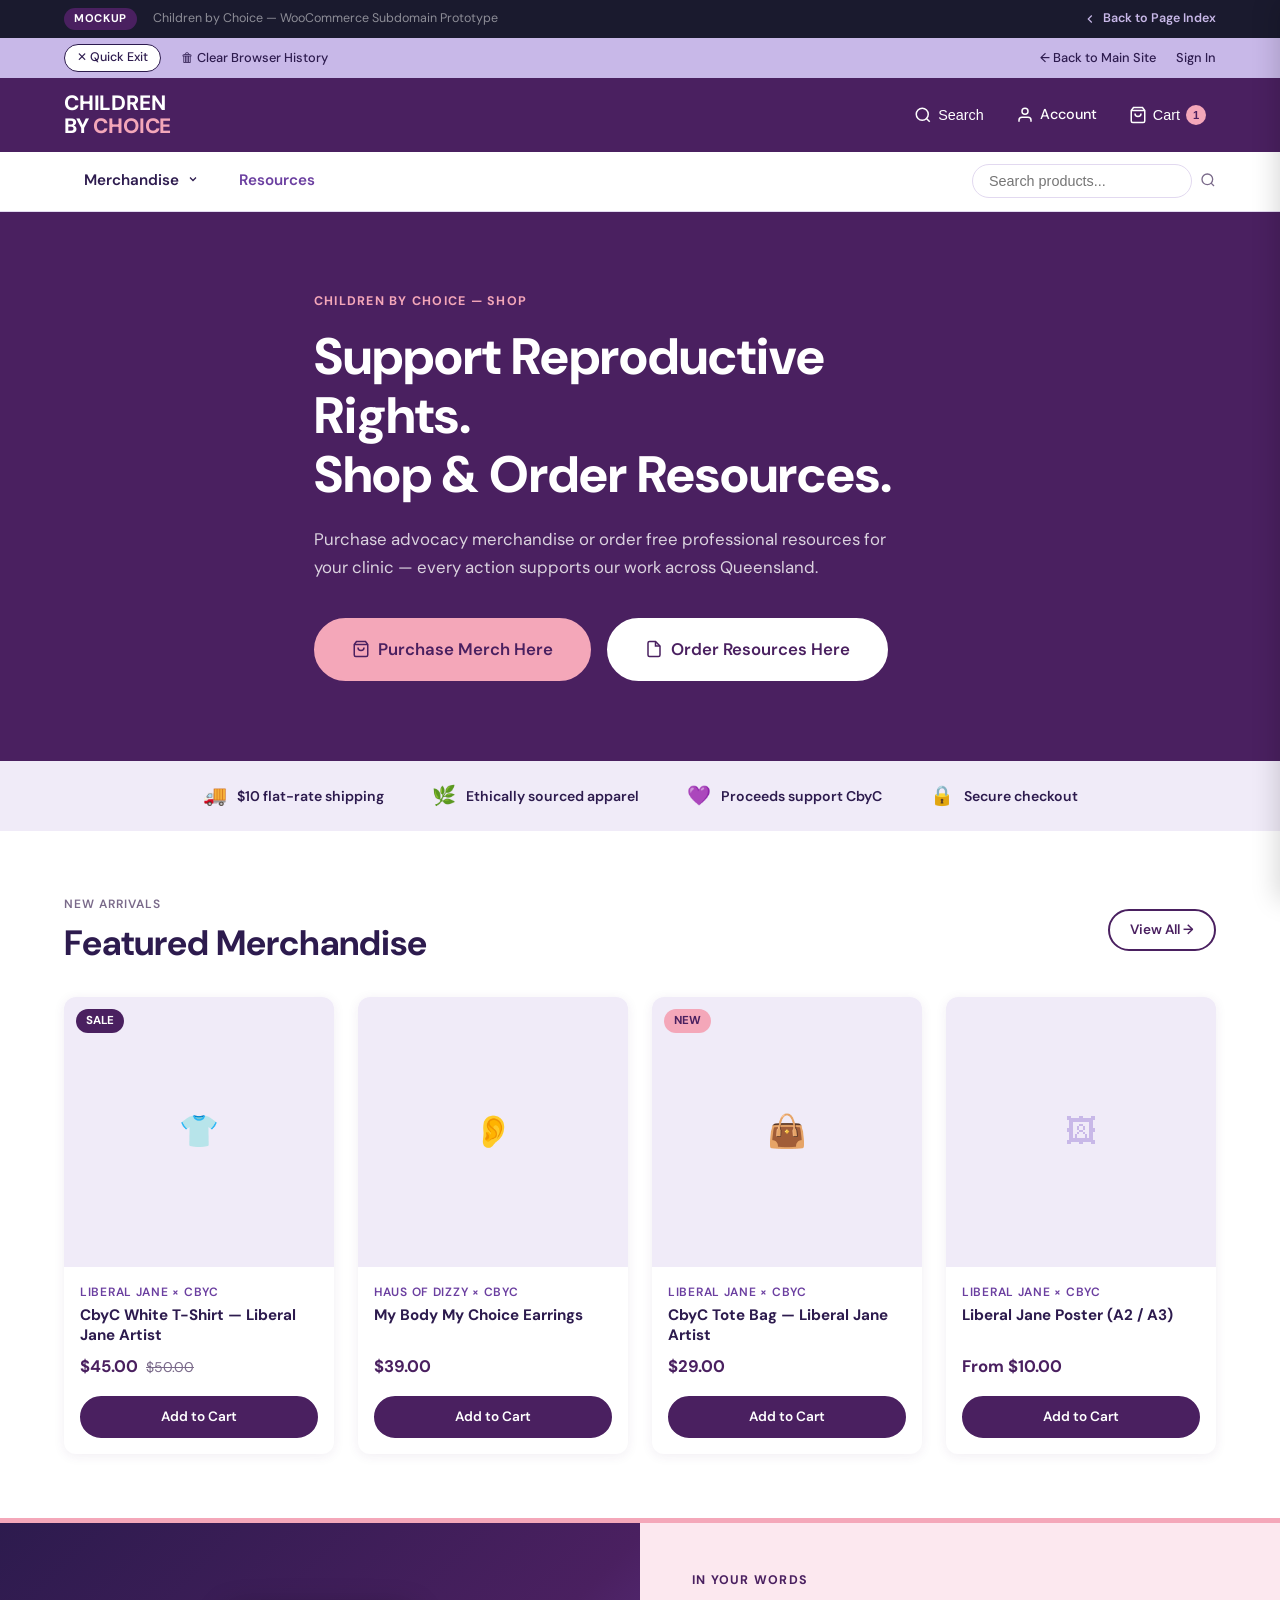
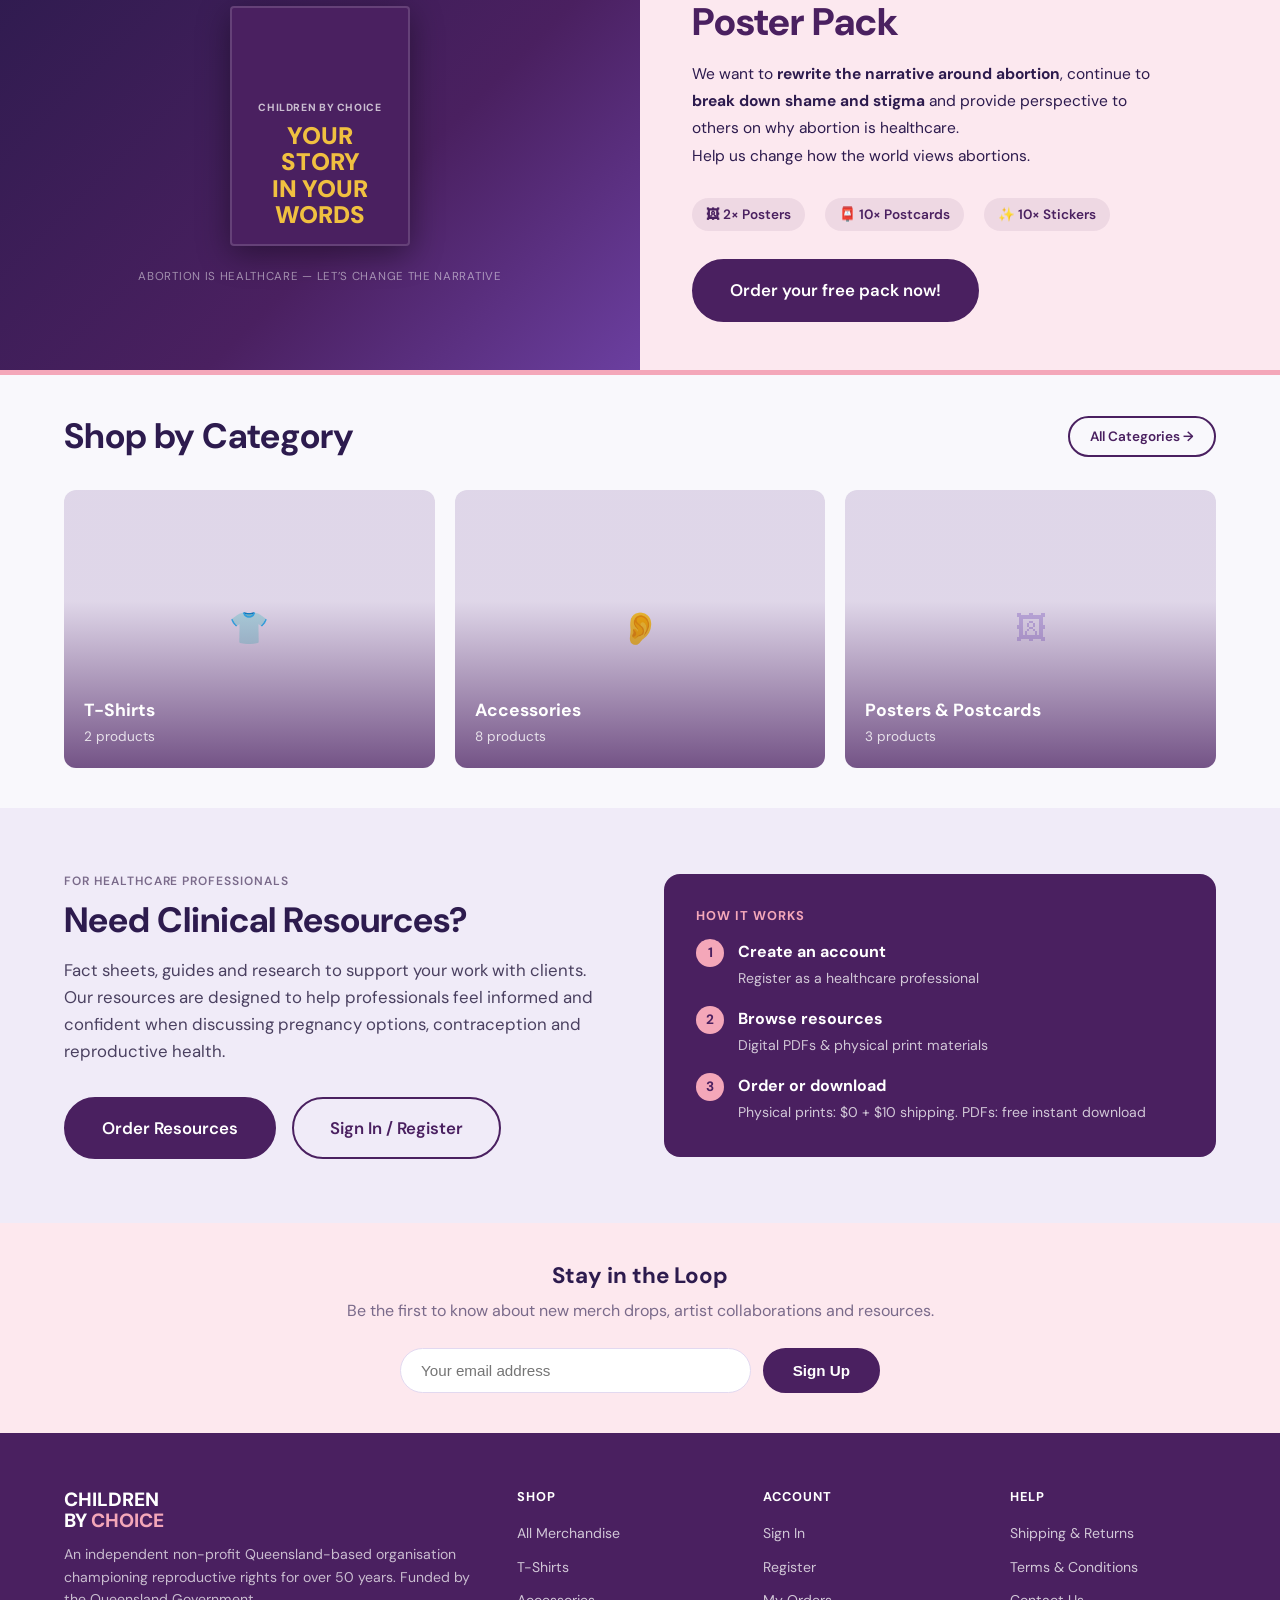
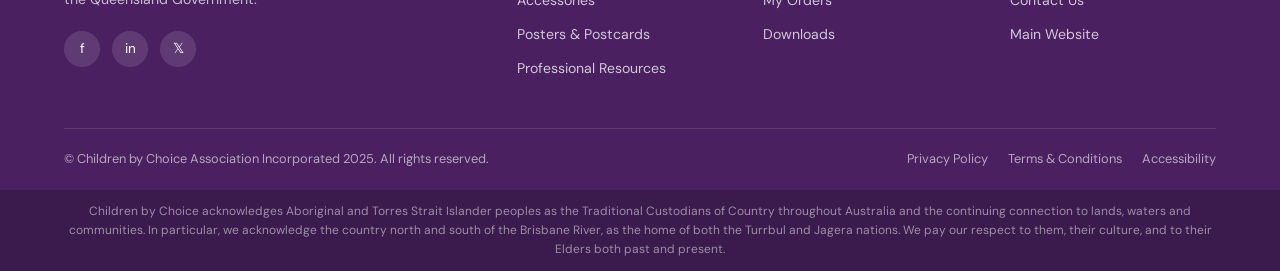
<file: index.html>
<!DOCTYPE html>
<html lang="en">
<head>
  <meta charset="UTF-8">
  <meta name="viewport" content="width=device-width, initial-scale=1.0">
  <title>Shop — Children by Choice</title>
  <link rel="preconnect" href="https://fonts.googleapis.com">
  <link href="https://fonts.googleapis.com/css2?family=DM+Sans:wght@400;500;600;700;800&display=swap" rel="stylesheet">
  <link rel="stylesheet" href="style.css">
</head>
<body>

<div id="site-header"></div>
<div id="cart-components"></div>

<!-- ===== HERO BANNER ===== -->
<section class="hero-banner">
  <div class="hero-banner-bg"></div>
  <div class="container hero-banner-content">
    <div class="hero-banner-eyebrow">Children by Choice — Shop</div>
    <h1 class="hero-banner-title">Support Reproductive Rights.<br>Shop &amp; Order Resources.</h1>
    <p class="hero-banner-sub">Purchase advocacy merchandise or order free professional resources for your clinic — every action supports our work across Queensland.</p>
    <div class="hero-banner-ctas">
      <a href="shop.html" class="btn btn-pink btn-lg">
        <svg width="18" height="18" fill="none" stroke="currentColor" stroke-width="2" viewBox="0 0 24 24"><path d="M6 2 3 6v14a2 2 0 0 0 2 2h14a2 2 0 0 0 2-2V6l-3-4z"/><line x1="3" y1="6" x2="21" y2="6"/><path d="M16 10a4 4 0 0 1-8 0"/></svg>
        Purchase Merch Here
      </a>
      <a href="resources.html" class="btn btn-white btn-lg">
        <svg width="18" height="18" fill="none" stroke="currentColor" stroke-width="2" viewBox="0 0 24 24"><path d="M14 2H6a2 2 0 0 0-2 2v16a2 2 0 0 0 2 2h12a2 2 0 0 0 2-2V8z"/><polyline points="14 2 14 8 20 8"/></svg>
        Order Resources Here
      </a>
    </div>
  </div>
</section>

<!-- ===== TRUST BAR ===== -->
<div class="trust-bar">
  <div class="container">
    <div class="trust-items">
      <div class="trust-item"><span class="trust-icon">🚚</span> $10 flat-rate shipping</div>
      <div class="trust-item"><span class="trust-icon">🌿</span> Ethically sourced apparel</div>
      <div class="trust-item"><span class="trust-icon">💜</span> Proceeds support CbyC</div>
      <div class="trust-item"><span class="trust-icon">🔒</span> Secure checkout</div>
    </div>
  </div>
</div>

<!-- ===== FEATURED MERCH ===== -->
<section class="section">
  <div class="container">
    <div class="section-header">
      <div>
        <div class="label-sm mb-8">New Arrivals</div>
        <h2>Featured Merchandise</h2>
      </div>
      <a href="shop.html" class="btn btn-outline btn-sm">View All →</a>
    </div>

    <div class="product-grid product-grid-4">

      <!-- Product 1 -->
      <div class="product-card">
        <div class="product-card-img img-placeholder">
          <span>👕</span>
          <span class="product-badge sale">SALE</span>
        </div>
        <div class="product-card-body">
          <div class="product-brand">Liberal Jane × CbyC</div>
          <div class="product-title">CbyC White T-Shirt — Liberal Jane Artist</div>
          <div class="product-price">
            <span class="price-current">$45.00</span>
            <span class="price-original">$50.00</span>
          </div>
        </div>
        <div class="product-card-footer">
          <a href="product.html" class="btn btn-primary btn-sm" data-add-cart>Add to Cart</a>
        </div>
      </div>

      <!-- Product 2 -->
      <div class="product-card">
        <div class="product-card-img img-placeholder"><span>👂</span></div>
        <div class="product-card-body">
          <div class="product-brand">Haus of Dizzy × CbyC</div>
          <div class="product-title">My Body My Choice Earrings</div>
          <div class="product-price">
            <span class="price-current">$39.00</span>
          </div>
        </div>
        <div class="product-card-footer">
          <a href="product.html" class="btn btn-primary btn-sm" data-add-cart>Add to Cart</a>
        </div>
      </div>

      <!-- Product 3 -->
      <div class="product-card">
        <div class="product-card-img img-placeholder">
          <span>👜</span>
          <span class="product-badge">NEW</span>
        </div>
        <div class="product-card-body">
          <div class="product-brand">Liberal Jane × CbyC</div>
          <div class="product-title">CbyC Tote Bag — Liberal Jane Artist</div>
          <div class="product-price">
            <span class="price-current">$29.00</span>
          </div>
        </div>
        <div class="product-card-footer">
          <a href="product.html" class="btn btn-primary btn-sm" data-add-cart>Add to Cart</a>
        </div>
      </div>

      <!-- Product 4 -->
      <div class="product-card">
        <div class="product-card-img img-placeholder"><span>🖼</span></div>
        <div class="product-card-body">
          <div class="product-brand">Liberal Jane × CbyC</div>
          <div class="product-title">Liberal Jane Poster (A2 / A3)</div>
          <div class="product-price">
            <span class="price-current">From $10.00</span>
          </div>
        </div>
        <div class="product-card-footer">
          <a href="product.html" class="btn btn-primary btn-sm" data-add-cart>Add to Cart</a>
        </div>
      </div>

    </div>
  </div>
</section>

<!-- ===== IN YOUR WORDS FEATURE BLOCK ===== -->
<section class="iyw-feature">
  <div class="iyw-feature-inner">

    <!-- Left: Product Visual -->
    <div class="iyw-feature-img">
      <div class="iyw-feature-img-placeholder">
        <div class="poster-mock">
          <div class="poster-headline">Children by Choice</div>
          <div class="poster-title">Your Story<br>In Your<br>Words</div>
        </div>
        <div style="font-size:0.72rem;color:rgba(255,255,255,0.5);text-align:center;margin-top:10px;letter-spacing:0.06em;text-transform:uppercase;">Abortion is Healthcare &mdash; Let&rsquo;s Change the Narrative</div>
      </div>
    </div>

    <!-- Right: Content Panel -->
    <div class="iyw-feature-content">
      <div class="iyw-eyebrow">In Your Words</div>
      <h2>Poster Pack</h2>
      <p>We want to <strong>rewrite the narrative around abortion</strong>, continue to <strong>break down shame and stigma</strong> and provide perspective to others on why abortion is healthcare.<br>Help us change how the world views abortions.</p>
      <div class="iyw-pack-contents">
        <span class="iyw-pack-item">🖼 2&times; Posters</span>
        <span class="iyw-pack-item">📮 10&times; Postcards</span>
        <span class="iyw-pack-item">✨ 10&times; Stickers</span>
      </div>
      <a href="resources.html" class="btn btn-primary btn-lg" style="align-self:flex-start;">Order your free pack now!</a>
    </div>

  </div>
</section>

<!-- ===== CATEGORY STRIP ===== -->
<section class="section-sm bg-grey">
  <div class="container">
    <div class="section-header">
      <h2>Shop by Category</h2>
      <a href="categories.html" class="btn btn-outline btn-sm">All Categories →</a>
    </div>
    <div style="display:grid;grid-template-columns:repeat(3,1fr);gap:20px;">

      <a href="shop.html?cat=tshirts" class="category-card">
        <div class="img-placeholder" style="width:100%;height:100%;aspect-ratio:4/3;border-radius:12px;">👕</div>
        <div class="category-card-overlay">
          <div>
            <div class="category-card-label">T-Shirts</div>
            <div class="category-card-count">2 products</div>
          </div>
        </div>
      </a>

      <a href="shop.html?cat=accessories" class="category-card">
        <div class="img-placeholder" style="width:100%;height:100%;aspect-ratio:4/3;border-radius:12px;">👂</div>
        <div class="category-card-overlay">
          <div>
            <div class="category-card-label">Accessories</div>
            <div class="category-card-count">8 products</div>
          </div>
        </div>
      </a>

      <a href="shop.html?cat=posters" class="category-card">
        <div class="img-placeholder" style="width:100%;height:100%;aspect-ratio:4/3;border-radius:12px;">🖼</div>
        <div class="category-card-overlay">
          <div>
            <div class="category-card-label">Posters & Postcards</div>
            <div class="category-card-count">3 products</div>
          </div>
        </div>
      </a>

    </div>
  </div>
</section>

<!-- ===== RESOURCES CTA BANNER ===== -->
<section class="section" style="background:var(--purple-bg);">
  <div class="container">
    <div style="display:grid;grid-template-columns:1fr 1fr;gap:48px;align-items:center;">
      <div>
        <div class="label-sm mb-8">For Healthcare Professionals</div>
        <h2>Need Clinical Resources?</h2>
        <p class="mt-16" style="font-size:1.05rem;">Fact sheets, guides and research to support your work with clients. Our resources are designed to help professionals feel informed and confident when discussing pregnancy options, contraception and reproductive health.</p>
        <div class="flex gap-16 mt-32">
          <a href="resources.html" class="btn btn-primary btn-lg">Order Resources</a>
          <a href="account.html" class="btn btn-outline btn-lg">Sign In / Register</a>
        </div>
      </div>
      <div style="background:var(--purple-dark);border-radius:16px;padding:32px;color:#fff;">
        <div style="font-size:0.8rem;font-weight:700;letter-spacing:0.08em;text-transform:uppercase;color:var(--pink);margin-bottom:12px;">How it works</div>
        <div style="display:flex;flex-direction:column;gap:16px;">
          <div style="display:flex;gap:14px;align-items:flex-start;">
            <div style="background:var(--pink);color:var(--purple-dark);border-radius:50%;width:28px;height:28px;display:flex;align-items:center;justify-content:center;font-weight:700;font-size:0.85rem;flex-shrink:0;">1</div>
            <div><strong style="color:#fff;">Create an account</strong><br><span style="font-size:0.88rem;color:rgba(255,255,255,0.75);">Register as a healthcare professional</span></div>
          </div>
          <div style="display:flex;gap:14px;align-items:flex-start;">
            <div style="background:var(--pink);color:var(--purple-dark);border-radius:50%;width:28px;height:28px;display:flex;align-items:center;justify-content:center;font-weight:700;font-size:0.85rem;flex-shrink:0;">2</div>
            <div><strong style="color:#fff;">Browse resources</strong><br><span style="font-size:0.88rem;color:rgba(255,255,255,0.75);">Digital PDFs & physical print materials</span></div>
          </div>
          <div style="display:flex;gap:14px;align-items:flex-start;">
            <div style="background:var(--pink);color:var(--purple-dark);border-radius:50%;width:28px;height:28px;display:flex;align-items:center;justify-content:center;font-weight:700;font-size:0.85rem;flex-shrink:0;">3</div>
            <div><strong style="color:#fff;">Order or download</strong><br><span style="font-size:0.88rem;color:rgba(255,255,255,0.75);">Physical prints: $0 + $10 shipping. PDFs: free instant download</span></div>
          </div>
        </div>
      </div>
    </div>
  </div>
</section>

<!-- ===== NEWSLETTER ===== -->
<section class="section-sm" style="background:var(--pink-light);">
  <div class="container text-center">
    <h3>Stay in the Loop</h3>
    <p class="mt-8" style="color:var(--text-muted);">Be the first to know about new merch drops, artist collaborations and resources.</p>
    <form style="display:flex;gap:12px;max-width:480px;margin:24px auto 0;" onsubmit="return false;">
      <input type="email" placeholder="Your email address" style="flex:1;border:1.5px solid var(--border);border-radius:50px;padding:12px 20px;font-size:0.95rem;outline:none;">
      <button type="submit" class="btn btn-primary">Sign Up</button>
    </form>
  </div>
</section>

<div id="site-footer"></div>

<script src="components.js"></script>
<script src="main.js"></script>
</body>
</html>
</file>
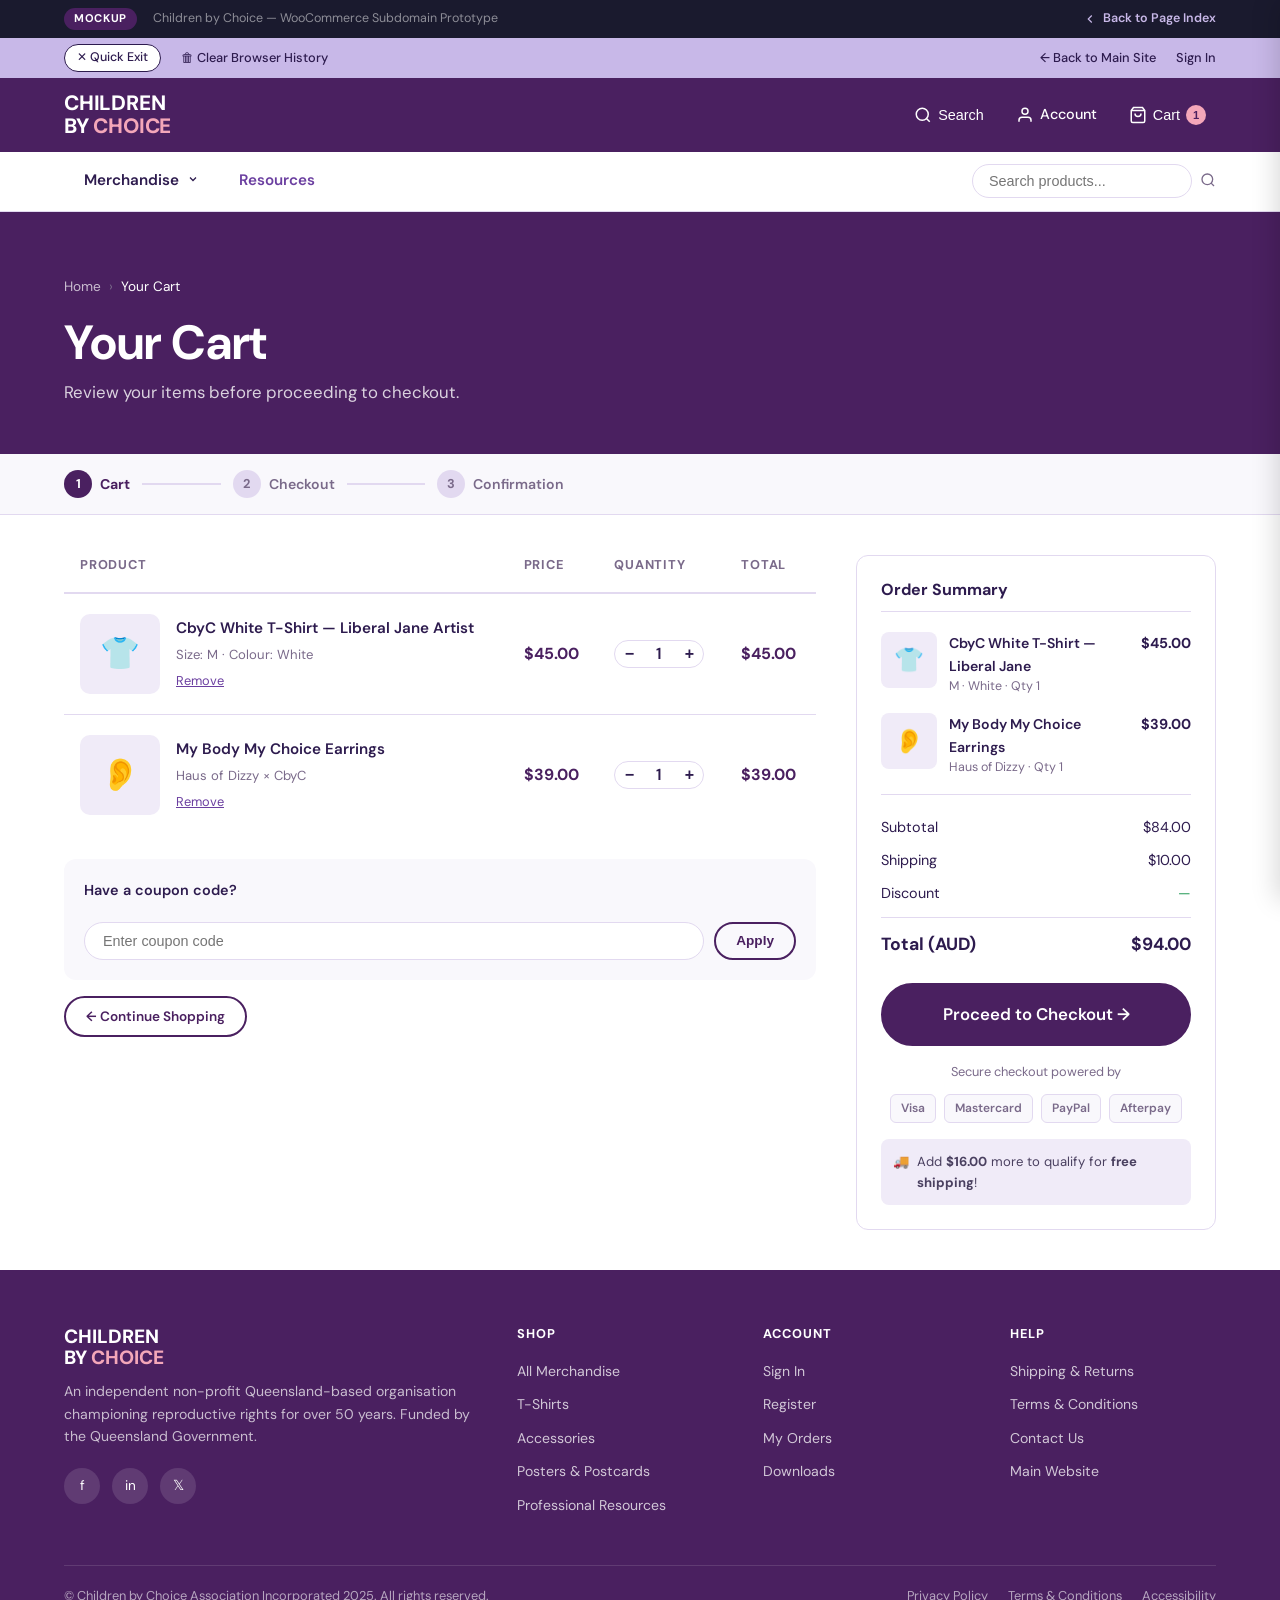
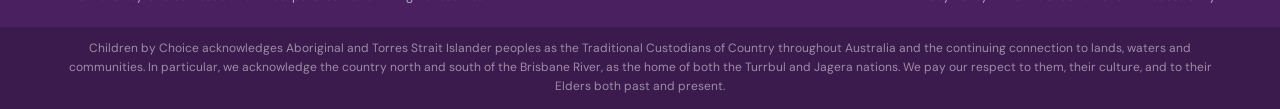
<file: cart.html>
<!DOCTYPE html>
<html lang="en">
<head>
  <meta charset="UTF-8">
  <meta name="viewport" content="width=device-width, initial-scale=1.0">
  <title>Your Cart — Children by Choice Shop</title>
  <link rel="preconnect" href="https://fonts.googleapis.com">
  <link href="https://fonts.googleapis.com/css2?family=DM+Sans:wght@400;500;600;700;800&display=swap" rel="stylesheet">
  <link rel="stylesheet" href="style.css">
  <style>
    .cart-page-grid { display: grid; grid-template-columns: 1fr 360px; gap: 40px; align-items: start; }
    .cart-table { width: 100%; border-collapse: collapse; }
    .cart-table th { text-align: left; font-size: 0.8rem; font-weight: 700; text-transform: uppercase; letter-spacing: 0.06em; color: var(--text-muted); padding: 0 16px 16px; border-bottom: 2px solid var(--border); }
    .cart-table td { padding: 20px 16px; border-bottom: 1px solid var(--border); vertical-align: middle; }
    .cart-table tr:last-child td { border-bottom: none; }
    .cart-product-cell { display: flex; align-items: center; gap: 16px; }
    .cart-product-img { width: 80px; height: 80px; border-radius: 10px; background: var(--purple-bg); display: flex; align-items: center; justify-content: center; font-size: 2rem; flex-shrink: 0; }
    .cart-product-name { font-weight: 600; font-size: 0.95rem; margin-bottom: 4px; }
    .cart-product-variant { font-size: 0.82rem; color: var(--text-muted); }
    .cart-product-remove { font-size: 0.8rem; color: var(--purple-mid); text-decoration: underline; cursor: pointer; margin-top: 6px; display: block; }
    .cart-qty-cell { display: flex; align-items: center; gap: 0; border: 1.5px solid var(--border); border-radius: 50px; overflow: hidden; width: fit-content; }
    .cart-qty-cell button { background: none; border: none; padding: 8px 14px; cursor: pointer; font-size: 1rem; font-weight: 600; color: var(--text-dark); transition: background var(--transition); }
    .cart-qty-cell button:hover { background: var(--purple-bg); }
    .cart-qty-cell span { padding: 0 8px; font-weight: 600; min-width: 32px; text-align: center; }
    .cart-price-cell { font-weight: 700; color: var(--purple-dark); font-size: 1rem; }
    .coupon-row { display: flex; gap: 10px; margin-top: 20px; }
    .coupon-row input { flex: 1; border: 1.5px solid var(--border); border-radius: 50px; padding: 10px 18px; font-size: 0.9rem; outline: none; }
    .coupon-row input:focus { border-color: var(--purple-mid); }
    @media (max-width: 768px) {
      .cart-page-grid { grid-template-columns: 1fr; }
      .cart-table th:nth-child(3), .cart-table td:nth-child(3) { display: none; }
    }
  </style>
</head>
<body>

<div id="site-header"></div>
<div id="cart-components"></div>

<!-- Page Hero -->
<div class="page-hero">
  <div class="container">
    <div class="breadcrumb" style="color:rgba(255,255,255,0.6);">
      <a href="index.html" style="color:rgba(255,255,255,0.7);">Home</a>
      <span>›</span>
      <span style="color:#fff;">Your Cart</span>
    </div>
    <h1>Your Cart</h1>
    <p>Review your items before proceeding to checkout.</p>
  </div>
</div>

<!-- Progress Steps -->
<div style="background:var(--grey-bg);border-bottom:1px solid var(--border);padding:16px 0;">
  <div class="container">
    <div style="display:flex;align-items:center;gap:0;max-width:500px;">
      <div style="display:flex;align-items:center;gap:8px;font-size:0.88rem;font-weight:700;color:var(--purple-dark);">
        <div style="width:28px;height:28px;border-radius:50%;background:var(--purple-dark);color:#fff;display:flex;align-items:center;justify-content:center;font-size:0.8rem;font-weight:700;">1</div>
        Cart
      </div>
      <div style="flex:1;height:2px;background:var(--border);margin:0 12px;"></div>
      <div style="display:flex;align-items:center;gap:8px;font-size:0.88rem;font-weight:600;color:var(--text-muted);">
        <div style="width:28px;height:28px;border-radius:50%;background:var(--border);color:var(--text-muted);display:flex;align-items:center;justify-content:center;font-size:0.8rem;font-weight:700;">2</div>
        Checkout
      </div>
      <div style="flex:1;height:2px;background:var(--border);margin:0 12px;"></div>
      <div style="display:flex;align-items:center;gap:8px;font-size:0.88rem;font-weight:600;color:var(--text-muted);">
        <div style="width:28px;height:28px;border-radius:50%;background:var(--border);color:var(--text-muted);display:flex;align-items:center;justify-content:center;font-size:0.8rem;font-weight:700;">3</div>
        Confirmation
      </div>
    </div>
  </div>
</div>

<section class="section-sm">
  <div class="container">
    <div class="cart-page-grid">

      <!-- Cart Items Table -->
      <div>
        <table class="cart-table">
          <thead>
            <tr>
              <th>Product</th>
              <th>Price</th>
              <th>Quantity</th>
              <th>Total</th>
            </tr>
          </thead>
          <tbody>
            <!-- Item 1 -->
            <tr>
              <td>
                <div class="cart-product-cell">
                  <div class="cart-product-img">👕</div>
                  <div>
                    <div class="cart-product-name">CbyC White T-Shirt — Liberal Jane Artist</div>
                    <div class="cart-product-variant">Size: M · Colour: White</div>
                    <span class="cart-product-remove">Remove</span>
                  </div>
                </div>
              </td>
              <td><span class="cart-price-cell">$45.00</span></td>
              <td>
                <div class="cart-qty-cell">
                  <button class="qty-btn" data-dir="down">−</button>
                  <span>1</span>
                  <button class="qty-btn" data-dir="up">+</button>
                </div>
              </td>
              <td><span class="cart-price-cell">$45.00</span></td>
            </tr>
            <!-- Item 2 -->
            <tr>
              <td>
                <div class="cart-product-cell">
                  <div class="cart-product-img">👂</div>
                  <div>
                    <div class="cart-product-name">My Body My Choice Earrings</div>
                    <div class="cart-product-variant">Haus of Dizzy × CbyC</div>
                    <span class="cart-product-remove">Remove</span>
                  </div>
                </div>
              </td>
              <td><span class="cart-price-cell">$39.00</span></td>
              <td>
                <div class="cart-qty-cell">
                  <button class="qty-btn" data-dir="down">−</button>
                  <span>1</span>
                  <button class="qty-btn" data-dir="up">+</button>
                </div>
              </td>
              <td><span class="cart-price-cell">$39.00</span></td>
            </tr>
          </tbody>
        </table>

        <!-- Coupon Code -->
        <div style="margin-top:24px;padding:20px;background:var(--grey-bg);border-radius:12px;">
          <div style="font-size:0.9rem;font-weight:600;margin-bottom:12px;">Have a coupon code?</div>
          <div class="coupon-row">
            <input type="text" placeholder="Enter coupon code">
            <button class="btn btn-outline btn-sm">Apply</button>
          </div>
        </div>

        <div style="margin-top:16px;">
          <a href="shop.html" class="btn btn-outline btn-sm">← Continue Shopping</a>
        </div>
      </div>

      <!-- Order Summary -->
      <div>
        <div class="order-summary-card">
          <h3>Order Summary</h3>

          <div class="order-line">
            <div class="order-line-img" style="background:var(--purple-bg);display:flex;align-items:center;justify-content:center;font-size:1.5rem;">👕</div>
            <div class="order-line-details">
              <div class="order-line-title">CbyC White T-Shirt — Liberal Jane</div>
              <div class="order-line-variant">M · White · Qty 1</div>
            </div>
            <div class="order-line-price">$45.00</div>
          </div>

          <div class="order-line">
            <div class="order-line-img" style="background:var(--purple-bg);display:flex;align-items:center;justify-content:center;font-size:1.5rem;">👂</div>
            <div class="order-line-details">
              <div class="order-line-title">My Body My Choice Earrings</div>
              <div class="order-line-variant">Haus of Dizzy · Qty 1</div>
            </div>
            <div class="order-line-price">$39.00</div>
          </div>

          <div class="order-totals">
            <div class="order-total-row"><span>Subtotal</span><span>$84.00</span></div>
            <div class="order-total-row"><span>Shipping</span><span>$10.00</span></div>
            <div class="order-total-row"><span>Discount</span><span style="color:#2a9d5c;">—</span></div>
            <div class="order-total-row grand"><span>Total (AUD)</span><span>$94.00</span></div>
          </div>

          <div style="margin-top:20px;">
            <a href="checkout.html" class="btn btn-primary btn-full btn-lg">Proceed to Checkout →</a>
          </div>

          <div style="margin-top:16px;text-align:center;">
            <div style="font-size:0.8rem;color:var(--text-muted);margin-bottom:10px;">Secure checkout powered by</div>
            <div class="payment-icons" style="justify-content:center;">
              <span class="payment-icon">Visa</span>
              <span class="payment-icon">Mastercard</span>
              <span class="payment-icon">PayPal</span>
              <span class="payment-icon">Afterpay</span>
            </div>
          </div>

          <div style="margin-top:16px;background:var(--purple-bg);border-radius:8px;padding:12px;font-size:0.82rem;color:var(--text-body);display:flex;gap:8px;align-items:flex-start;">
            <span>🚚</span>
            <span>Add <strong>$16.00</strong> more to qualify for <strong>free shipping</strong>!</span>
          </div>
        </div>
      </div>

    </div>
  </div>
</section>

<div id="site-footer"></div>
<script src="components.js"></script>
<script src="main.js"></script>
</body>
</html>
</file>
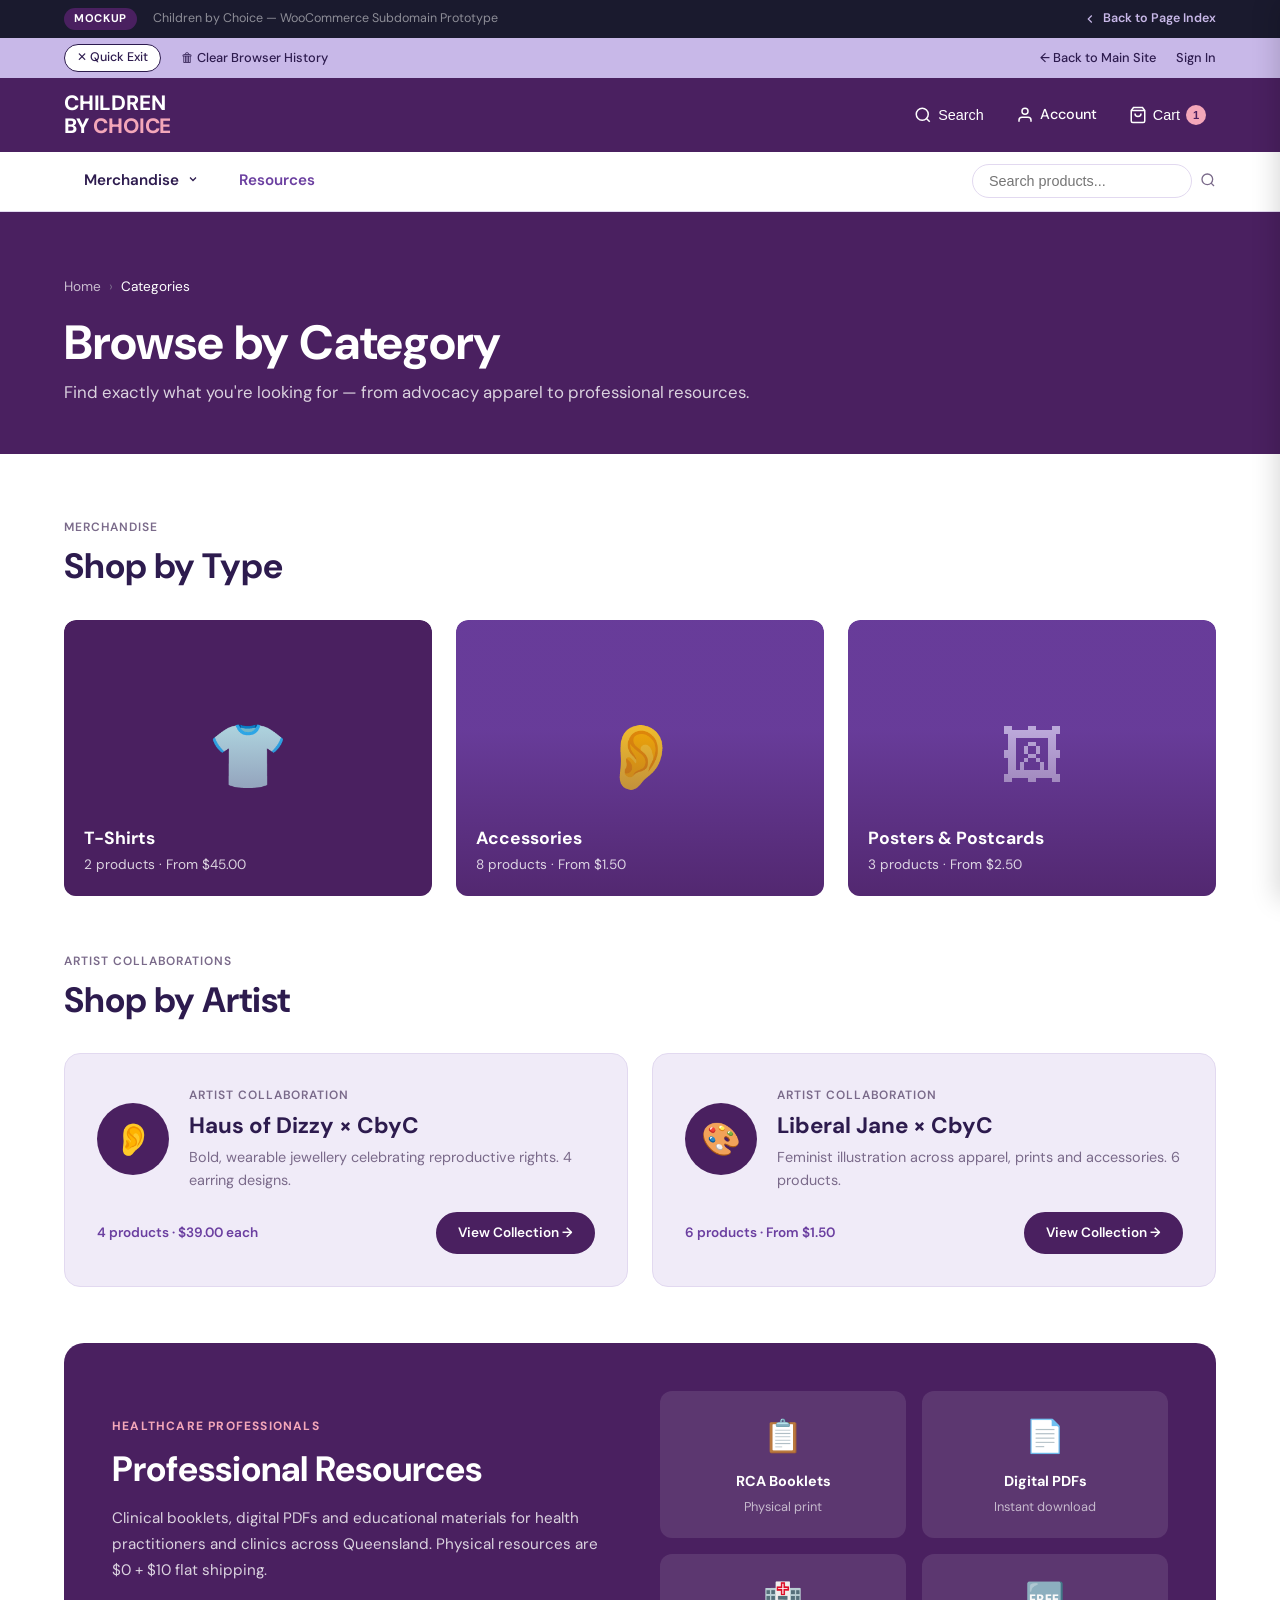
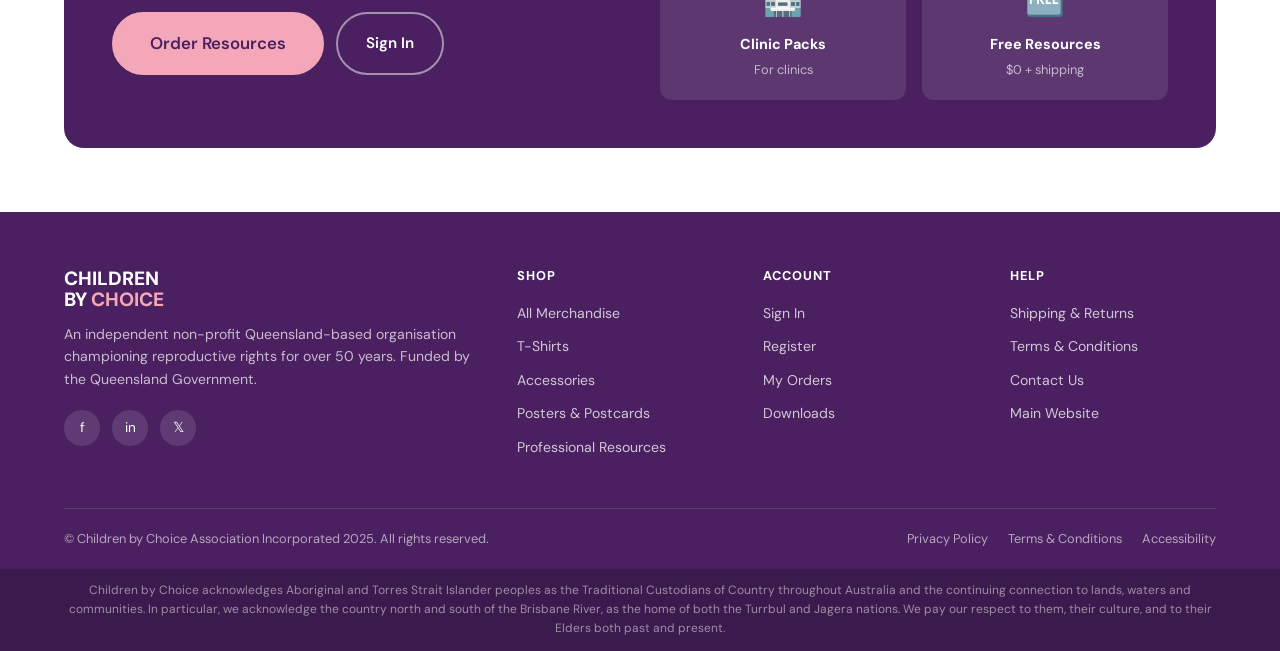
<file: categories.html>
<!DOCTYPE html>
<html lang="en">
<head>
  <meta charset="UTF-8">
  <meta name="viewport" content="width=device-width, initial-scale=1.0">
  <title>Categories — Children by Choice Shop</title>
  <link rel="preconnect" href="https://fonts.googleapis.com">
  <link href="https://fonts.googleapis.com/css2?family=DM+Sans:wght@400;500;600;700;800&display=swap" rel="stylesheet">
  <link rel="stylesheet" href="style.css">
</head>
<body>

<div id="site-header"></div>
<div id="cart-components"></div>

<!-- Page Hero -->
<div class="page-hero">
  <div class="container">
    <div class="breadcrumb" style="color:rgba(255,255,255,0.6);">
      <a href="index.html" style="color:rgba(255,255,255,0.7);">Home</a>
      <span>›</span>
      <span style="color:#fff;">Categories</span>
    </div>
    <h1>Browse by Category</h1>
    <p>Find exactly what you're looking for — from advocacy apparel to professional resources.</p>
  </div>
</div>

<section class="section">
  <div class="container">

    <!-- Merchandise Categories -->
    <div class="section-header">
      <div>
        <div class="label-sm mb-8">Merchandise</div>
        <h2>Shop by Type</h2>
      </div>
    </div>

    <div style="display:grid;grid-template-columns:repeat(3,1fr);gap:24px;margin-bottom:56px;">

      <!-- T-Shirts -->
      <a href="shop.html?cat=tshirts" class="category-card" style="aspect-ratio:4/3;border-radius:12px;overflow:hidden;position:relative;display:block;cursor:pointer;">
        <div class="img-placeholder" style="width:100%;height:100%;background:var(--purple-dark);border-radius:12px;font-size:4rem;display:flex;align-items:center;justify-content:center;">👕</div>
        <div class="category-card-overlay">
          <div>
            <div class="category-card-label">T-Shirts</div>
            <div class="category-card-count">2 products · From $45.00</div>
          </div>
        </div>
      </a>

      <!-- Accessories -->
      <a href="shop.html?cat=accessories" class="category-card" style="aspect-ratio:4/3;border-radius:12px;overflow:hidden;position:relative;display:block;cursor:pointer;">
        <div class="img-placeholder" style="width:100%;height:100%;background:var(--purple-mid);border-radius:12px;font-size:4rem;display:flex;align-items:center;justify-content:center;">👂</div>
        <div class="category-card-overlay">
          <div>
            <div class="category-card-label">Accessories</div>
            <div class="category-card-count">8 products · From $1.50</div>
          </div>
        </div>
      </a>

      <!-- Posters & Postcards -->
      <a href="shop.html?cat=posters" class="category-card" style="aspect-ratio:4/3;border-radius:12px;overflow:hidden;position:relative;display:block;cursor:pointer;">
        <div class="img-placeholder" style="width:100%;height:100%;background:#6B3FA0;border-radius:12px;font-size:4rem;display:flex;align-items:center;justify-content:center;">🖼</div>
        <div class="category-card-overlay">
          <div>
            <div class="category-card-label">Posters & Postcards</div>
            <div class="category-card-count">3 products · From $2.50</div>
          </div>
        </div>
      </a>

    </div>

    <!-- Artist Collaborations -->
    <div class="section-header">
      <div>
        <div class="label-sm mb-8">Artist Collaborations</div>
        <h2>Shop by Artist</h2>
      </div>
    </div>

    <div style="display:grid;grid-template-columns:repeat(2,1fr);gap:24px;margin-bottom:56px;">

      <!-- Haus of Dizzy -->
      <a href="shop.html?artist=hausofdizzy" style="display:block;background:var(--purple-bg);border-radius:16px;padding:32px;text-decoration:none;transition:box-shadow 0.2s;border:1px solid var(--border);" onmouseover="this.style.boxShadow='0 6px 24px rgba(74,32,96,0.15)'" onmouseout="this.style.boxShadow='none'">
        <div style="display:flex;align-items:center;gap:20px;">
          <div style="width:72px;height:72px;border-radius:50%;background:var(--purple-dark);display:flex;align-items:center;justify-content:center;font-size:2rem;flex-shrink:0;">👂</div>
          <div>
            <div class="label-sm mb-8">Artist Collaboration</div>
            <h3 style="margin-bottom:6px;">Haus of Dizzy × CbyC</h3>
            <p style="font-size:0.9rem;color:var(--text-muted);">Bold, wearable jewellery celebrating reproductive rights. 4 earring designs.</p>
          </div>
        </div>
        <div style="margin-top:20px;display:flex;align-items:center;justify-content:space-between;">
          <span style="font-size:0.85rem;font-weight:600;color:var(--purple-mid);">4 products · $39.00 each</span>
          <span class="btn btn-primary btn-sm">View Collection →</span>
        </div>
      </a>

      <!-- Liberal Jane -->
      <a href="shop.html?artist=liberaljane" style="display:block;background:var(--purple-bg);border-radius:16px;padding:32px;text-decoration:none;transition:box-shadow 0.2s;border:1px solid var(--border);" onmouseover="this.style.boxShadow='0 6px 24px rgba(74,32,96,0.15)'" onmouseout="this.style.boxShadow='none'">
        <div style="display:flex;align-items:center;gap:20px;">
          <div style="width:72px;height:72px;border-radius:50%;background:var(--purple-dark);display:flex;align-items:center;justify-content:center;font-size:2rem;flex-shrink:0;">🎨</div>
          <div>
            <div class="label-sm mb-8">Artist Collaboration</div>
            <h3 style="margin-bottom:6px;">Liberal Jane × CbyC</h3>
            <p style="font-size:0.9rem;color:var(--text-muted);">Feminist illustration across apparel, prints and accessories. 6 products.</p>
          </div>
        </div>
        <div style="margin-top:20px;display:flex;align-items:center;justify-content:space-between;">
          <span style="font-size:0.85rem;font-weight:600;color:var(--purple-mid);">6 products · From $1.50</span>
          <span class="btn btn-primary btn-sm">View Collection →</span>
        </div>
      </a>

    </div>

    <!-- Resources Section -->
    <div style="background:var(--purple-dark);border-radius:20px;padding:48px;display:grid;grid-template-columns:1fr 1fr;gap:40px;align-items:center;">
      <div>
        <div style="font-size:0.75rem;font-weight:700;letter-spacing:0.1em;text-transform:uppercase;color:var(--pink);margin-bottom:12px;">Healthcare Professionals</div>
        <h2 style="color:#fff;margin-bottom:16px;">Professional Resources</h2>
        <p style="color:rgba(255,255,255,0.8);font-size:0.95rem;line-height:1.7;">Clinical booklets, digital PDFs and educational materials for health practitioners and clinics across Queensland. Physical resources are $0 + $10 flat shipping.</p>
        <div style="display:flex;gap:12px;margin-top:28px;">
          <a href="resources.html" class="btn btn-pink btn-lg">Order Resources</a>
          <a href="account.html" class="btn btn-outline" style="border-color:rgba(255,255,255,0.5);color:#fff;">Sign In</a>
        </div>
      </div>
      <div style="display:grid;grid-template-columns:1fr 1fr;gap:16px;">
        <div style="background:rgba(255,255,255,0.1);border-radius:12px;padding:20px;text-align:center;">
          <div style="font-size:2rem;margin-bottom:8px;">📋</div>
          <div style="color:#fff;font-weight:700;font-size:0.9rem;">RCA Booklets</div>
          <div style="color:rgba(255,255,255,0.65);font-size:0.8rem;margin-top:4px;">Physical print</div>
        </div>
        <div style="background:rgba(255,255,255,0.1);border-radius:12px;padding:20px;text-align:center;">
          <div style="font-size:2rem;margin-bottom:8px;">📄</div>
          <div style="color:#fff;font-weight:700;font-size:0.9rem;">Digital PDFs</div>
          <div style="color:rgba(255,255,255,0.65);font-size:0.8rem;margin-top:4px;">Instant download</div>
        </div>
        <div style="background:rgba(255,255,255,0.1);border-radius:12px;padding:20px;text-align:center;">
          <div style="font-size:2rem;margin-bottom:8px;">🏥</div>
          <div style="color:#fff;font-weight:700;font-size:0.9rem;">Clinic Packs</div>
          <div style="color:rgba(255,255,255,0.65);font-size:0.8rem;margin-top:4px;">For clinics</div>
        </div>
        <div style="background:rgba(255,255,255,0.1);border-radius:12px;padding:20px;text-align:center;">
          <div style="font-size:2rem;margin-bottom:8px;">🆓</div>
          <div style="color:#fff;font-weight:700;font-size:0.9rem;">Free Resources</div>
          <div style="color:rgba(255,255,255,0.65);font-size:0.8rem;margin-top:4px;">$0 + shipping</div>
        </div>
      </div>
    </div>

  </div>
</section>

<div id="site-footer"></div>
<script src="components.js"></script>
<script src="main.js"></script>
</body>
</html>
</file>
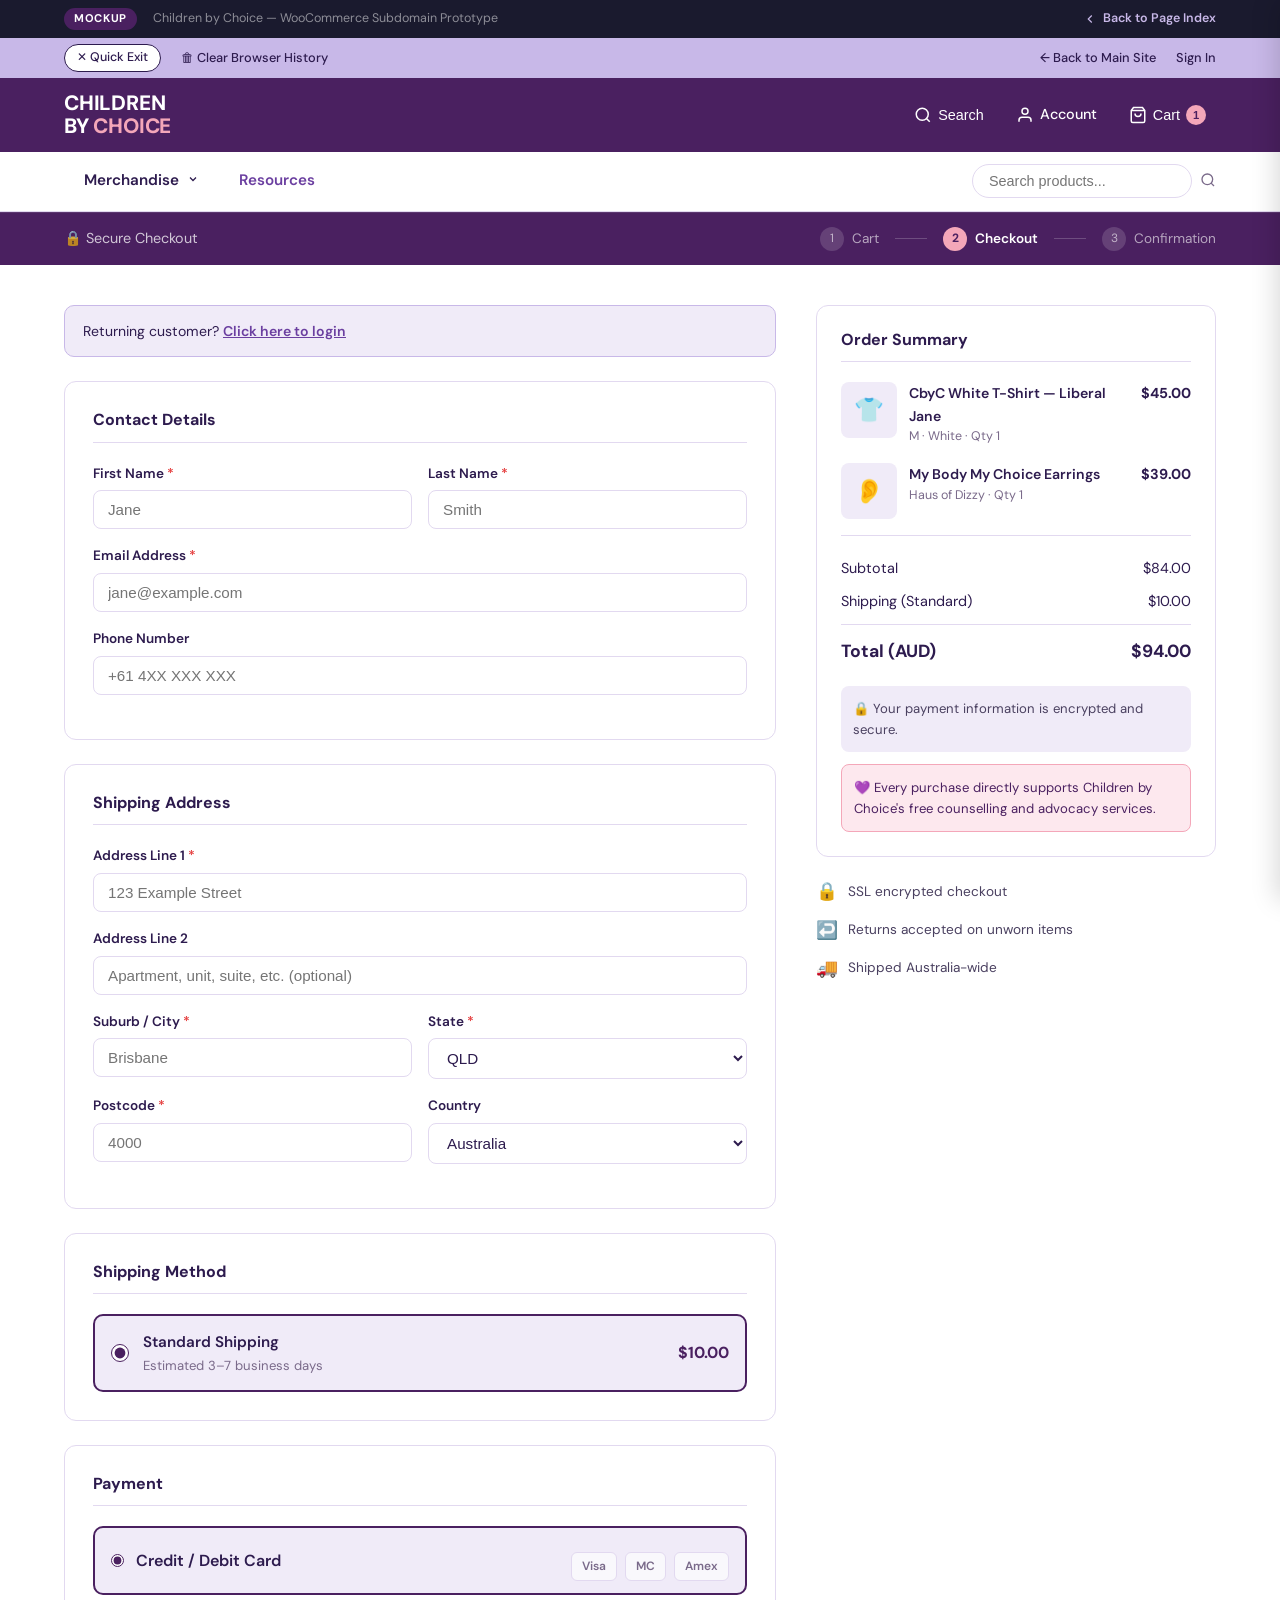
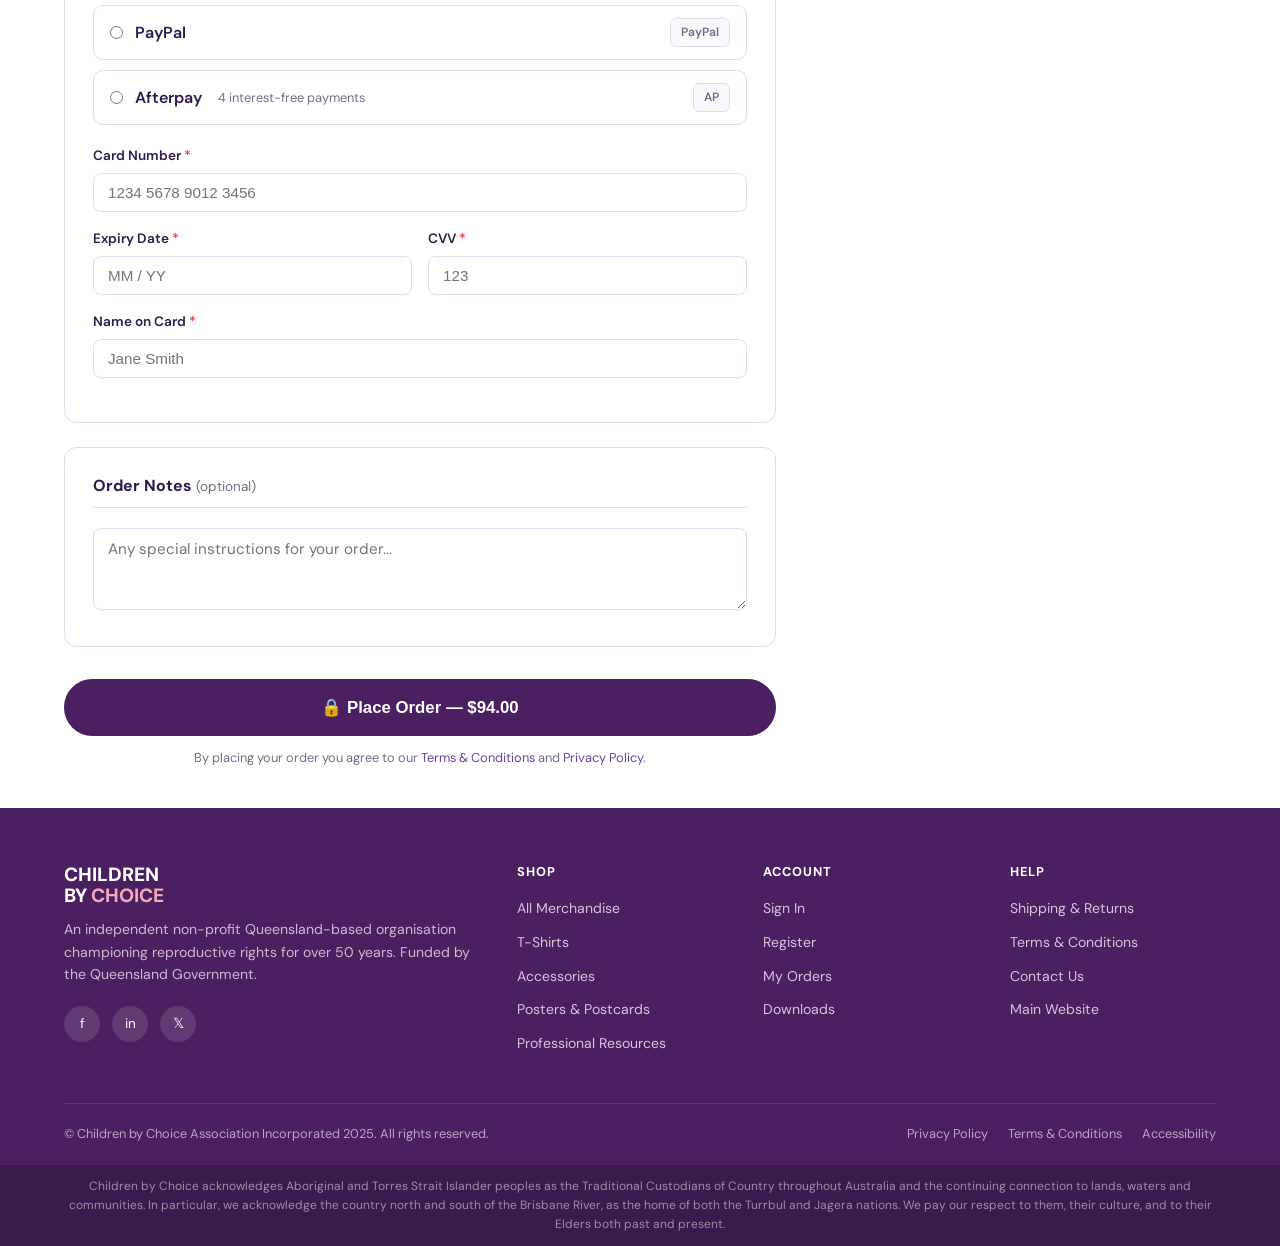
<file: checkout.html>
<!DOCTYPE html>
<html lang="en">
<head>
  <meta charset="UTF-8">
  <meta name="viewport" content="width=device-width, initial-scale=1.0">
  <title>Checkout — Children by Choice Shop</title>
  <link rel="preconnect" href="https://fonts.googleapis.com">
  <link href="https://fonts.googleapis.com/css2?family=DM+Sans:wght@400;500;600;700;800&display=swap" rel="stylesheet">
  <link rel="stylesheet" href="style.css">
</head>
<body>

<div id="site-header"></div>
<div id="cart-components"></div>

<!-- Minimal Checkout Header -->
<div style="background:var(--purple-dark);padding:14px 0;border-top:1px solid rgba(255,255,255,0.1);">
  <div class="container" style="display:flex;align-items:center;justify-content:space-between;">
    <div style="font-size:0.9rem;color:rgba(255,255,255,0.75);">
      🔒 Secure Checkout
    </div>
    <div style="display:flex;gap:16px;align-items:center;">
      <div style="display:flex;align-items:center;gap:8px;font-size:0.85rem;color:rgba(255,255,255,0.6);">
        <span style="width:24px;height:24px;border-radius:50%;background:rgba(255,255,255,0.15);display:flex;align-items:center;justify-content:center;font-size:0.75rem;">1</span>
        Cart
      </div>
      <div style="width:32px;height:1px;background:rgba(255,255,255,0.2);"></div>
      <div style="display:flex;align-items:center;gap:8px;font-size:0.85rem;color:#fff;font-weight:600;">
        <span style="width:24px;height:24px;border-radius:50%;background:var(--pink);color:var(--purple-dark);display:flex;align-items:center;justify-content:center;font-size:0.75rem;font-weight:700;">2</span>
        Checkout
      </div>
      <div style="width:32px;height:1px;background:rgba(255,255,255,0.2);"></div>
      <div style="display:flex;align-items:center;gap:8px;font-size:0.85rem;color:rgba(255,255,255,0.6);">
        <span style="width:24px;height:24px;border-radius:50%;background:rgba(255,255,255,0.15);display:flex;align-items:center;justify-content:center;font-size:0.75rem;">3</span>
        Confirmation
      </div>
    </div>
  </div>
</div>

<section class="section-sm">
  <div class="container">
    <div class="checkout-grid">

      <!-- Checkout Form -->
      <div>
        <form id="checkoutForm">

          <!-- Returning Customer Notice -->
          <div style="background:var(--purple-bg);border:1px solid var(--purple-light);border-radius:10px;padding:14px 18px;margin-bottom:24px;font-size:0.88rem;color:var(--text-dark);">
            Returning customer? <a href="account.html" style="color:var(--purple-mid);font-weight:600;text-decoration:underline;">Click here to login</a>
          </div>

          <!-- Contact Details -->
          <div class="checkout-form-section">
            <h3>Contact Details</h3>
            <div class="form-row">
              <div class="form-group">
                <label>First Name <span class="form-required">*</span></label>
                <input type="text" placeholder="Jane" required>
              </div>
              <div class="form-group">
                <label>Last Name <span class="form-required">*</span></label>
                <input type="text" placeholder="Smith" required>
              </div>
            </div>
            <div class="form-group">
              <label>Email Address <span class="form-required">*</span></label>
              <input type="email" placeholder="jane@example.com" required>
            </div>
            <div class="form-group">
              <label>Phone Number</label>
              <input type="tel" placeholder="+61 4XX XXX XXX">
            </div>
          </div>

          <!-- Shipping Address -->
          <div class="checkout-form-section">
            <h3>Shipping Address</h3>
            <div class="form-group">
              <label>Address Line 1 <span class="form-required">*</span></label>
              <input type="text" placeholder="123 Example Street" required>
            </div>
            <div class="form-group">
              <label>Address Line 2</label>
              <input type="text" placeholder="Apartment, unit, suite, etc. (optional)">
            </div>
            <div class="form-row">
              <div class="form-group">
                <label>Suburb / City <span class="form-required">*</span></label>
                <input type="text" placeholder="Brisbane" required>
              </div>
              <div class="form-group">
                <label>State <span class="form-required">*</span></label>
                <select required>
                  <option value="">Select state</option>
                  <option selected>QLD</option>
                  <option>NSW</option>
                  <option>VIC</option>
                  <option>SA</option>
                  <option>WA</option>
                  <option>TAS</option>
                  <option>NT</option>
                  <option>ACT</option>
                </select>
              </div>
            </div>
            <div class="form-row">
              <div class="form-group">
                <label>Postcode <span class="form-required">*</span></label>
                <input type="text" placeholder="4000" required>
              </div>
              <div class="form-group">
                <label>Country</label>
                <select>
                  <option>Australia</option>
                </select>
              </div>
            </div>
          </div>

          <!-- Shipping Method -->
          <div class="checkout-form-section">
            <h3>Shipping Method</h3>
            <div style="display:flex;flex-direction:column;gap:12px;">
              <label style="display:flex;align-items:center;gap:14px;padding:14px 16px;border:2px solid var(--purple-dark);border-radius:10px;cursor:pointer;background:var(--purple-bg);">
                <input type="radio" name="shipping" value="standard" checked style="accent-color:var(--purple-dark);width:18px;height:18px;">
                <div style="flex:1;">
                  <div style="font-weight:600;font-size:0.95rem;">Standard Shipping</div>
                  <div style="font-size:0.82rem;color:var(--text-muted);">Estimated 3–7 business days</div>
                </div>
                <div style="font-weight:700;color:var(--purple-dark);">$10.00</div>
              </label>

            </div>
          </div>

          <!-- Payment -->
          <div class="checkout-form-section">
            <h3>Payment</h3>
            <div style="display:flex;flex-direction:column;gap:10px;margin-bottom:20px;">
              <label style="display:flex;align-items:center;gap:12px;padding:12px 16px;border:2px solid var(--purple-dark);border-radius:10px;cursor:pointer;background:var(--purple-bg);">
                <input type="radio" name="payment" value="card" checked style="accent-color:var(--purple-dark);">
                <span style="font-weight:600;">Credit / Debit Card</span>
                <div class="payment-icons" style="margin-left:auto;">
                  <span class="payment-icon">Visa</span>
                  <span class="payment-icon">MC</span>
                  <span class="payment-icon">Amex</span>
                </div>
              </label>
              <label style="display:flex;align-items:center;gap:12px;padding:12px 16px;border:1.5px solid var(--border);border-radius:10px;cursor:pointer;">
                <input type="radio" name="payment" value="paypal" style="accent-color:var(--purple-dark);">
                <span style="font-weight:600;">PayPal</span>
                <span class="payment-icon" style="margin-left:auto;">PayPal</span>
              </label>
              <label style="display:flex;align-items:center;gap:12px;padding:12px 16px;border:1.5px solid var(--border);border-radius:10px;cursor:pointer;">
                <input type="radio" name="payment" value="afterpay" style="accent-color:var(--purple-dark);">
                <span style="font-weight:600;">Afterpay</span>
                <span style="font-size:0.8rem;color:var(--text-muted);margin-left:4px;">4 interest-free payments</span>
                <span class="payment-icon" style="margin-left:auto;">AP</span>
              </label>
            </div>

            <!-- Card Fields -->
            <div id="cardFields">
              <div class="form-group">
                <label>Card Number <span class="form-required">*</span></label>
                <input type="text" placeholder="1234 5678 9012 3456" maxlength="19">
              </div>
              <div class="form-row">
                <div class="form-group">
                  <label>Expiry Date <span class="form-required">*</span></label>
                  <input type="text" placeholder="MM / YY" maxlength="7">
                </div>
                <div class="form-group">
                  <label>CVV <span class="form-required">*</span></label>
                  <input type="text" placeholder="123" maxlength="4">
                </div>
              </div>
              <div class="form-group">
                <label>Name on Card <span class="form-required">*</span></label>
                <input type="text" placeholder="Jane Smith">
              </div>
            </div>
          </div>

          <!-- Order Notes -->
          <div class="checkout-form-section">
            <h3>Order Notes <span style="font-weight:400;font-size:0.85rem;color:var(--text-muted);">(optional)</span></h3>
            <div class="form-group" style="margin-bottom:0;">
              <textarea rows="3" placeholder="Any special instructions for your order..." style="width:100%;border:1px solid var(--border);border-radius:8px;padding:10px 14px;font-size:0.95rem;font-family:inherit;resize:vertical;outline:none;"></textarea>
            </div>
          </div>

          <button type="submit" class="btn btn-primary btn-full btn-lg" style="margin-top:8px;">
            🔒 Place Order — $94.00
          </button>

          <p style="font-size:0.8rem;color:var(--text-muted);text-align:center;margin-top:12px;">
            By placing your order you agree to our <a href="#" style="color:var(--purple-mid);">Terms & Conditions</a> and <a href="#" style="color:var(--purple-mid);">Privacy Policy</a>.
          </p>

        </form>
      </div>

      <!-- Order Summary Sidebar -->
      <div>
        <div class="order-summary-card">
          <h3>Order Summary</h3>

          <div class="order-line">
            <div class="order-line-img" style="background:var(--purple-bg);display:flex;align-items:center;justify-content:center;font-size:1.5rem;">👕</div>
            <div class="order-line-details">
              <div class="order-line-title">CbyC White T-Shirt — Liberal Jane</div>
              <div class="order-line-variant">M · White · Qty 1</div>
            </div>
            <div class="order-line-price">$45.00</div>
          </div>

          <div class="order-line">
            <div class="order-line-img" style="background:var(--purple-bg);display:flex;align-items:center;justify-content:center;font-size:1.5rem;">👂</div>
            <div class="order-line-details">
              <div class="order-line-title">My Body My Choice Earrings</div>
              <div class="order-line-variant">Haus of Dizzy · Qty 1</div>
            </div>
            <div class="order-line-price">$39.00</div>
          </div>

          <div class="order-totals">
            <div class="order-total-row"><span>Subtotal</span><span>$84.00</span></div>
            <div class="order-total-row"><span>Shipping (Standard)</span><span>$10.00</span></div>
            <div class="order-total-row grand"><span>Total (AUD)</span><span>$94.00</span></div>
          </div>

          <div style="margin-top:16px;background:var(--purple-bg);border-radius:8px;padding:12px;font-size:0.82rem;color:var(--text-body);">
            🔒 Your payment information is encrypted and secure.
          </div>

          <div style="margin-top:12px;background:var(--pink-light);border:1px solid var(--pink);border-radius:8px;padding:12px;font-size:0.82rem;color:var(--purple-dark);">
            💜 Every purchase directly supports Children by Choice's free counselling and advocacy services.
          </div>
        </div>

        <!-- Trust Signals -->
        <div style="margin-top:20px;display:flex;flex-direction:column;gap:10px;">
          <div style="display:flex;align-items:center;gap:10px;font-size:0.85rem;color:var(--text-body);">
            <span style="font-size:1.1rem;">🔒</span> SSL encrypted checkout
          </div>
          <div style="display:flex;align-items:center;gap:10px;font-size:0.85rem;color:var(--text-body);">
            <span style="font-size:1.1rem;">↩️</span> Returns accepted on unworn items
          </div>
          <div style="display:flex;align-items:center;gap:10px;font-size:0.85rem;color:var(--text-body);">
            <span style="font-size:1.1rem;">🚚</span> Shipped Australia-wide
          </div>
        </div>
      </div>

    </div>
  </div>
</section>

<div id="site-footer"></div>
<script src="components.js"></script>
<script src="main.js"></script>
</body>
</html>
</file>
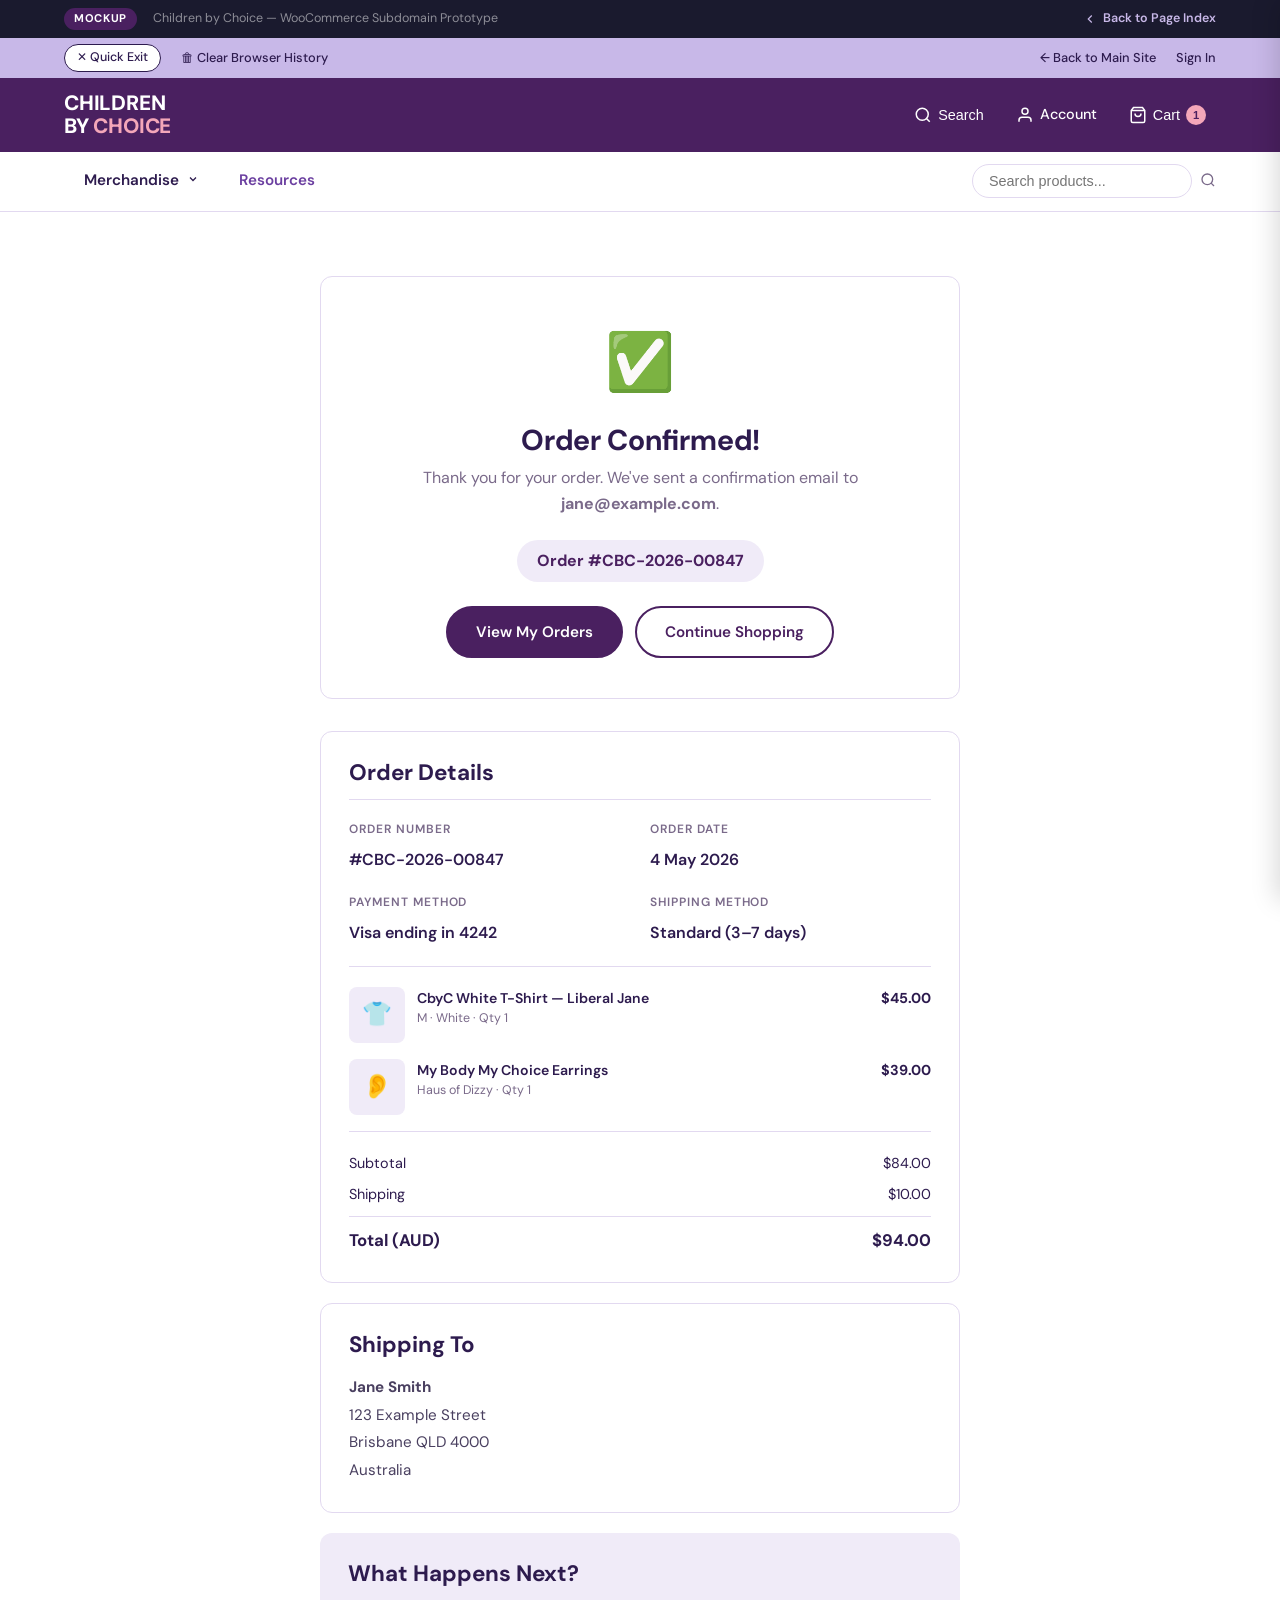
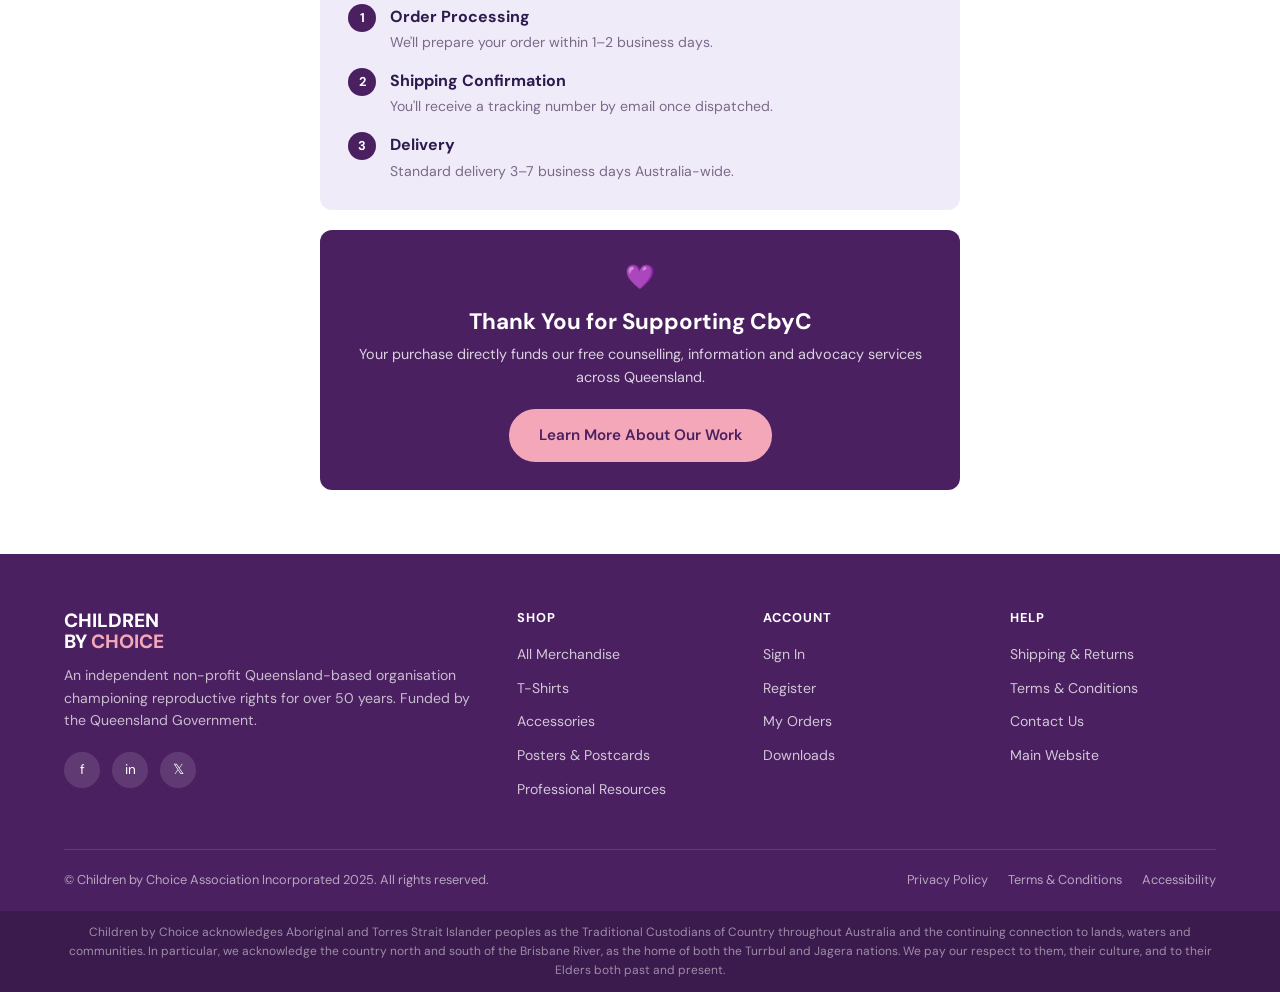
<file: confirmation.html>
<!DOCTYPE html>
<html lang="en">
<head>
  <meta charset="UTF-8">
  <meta name="viewport" content="width=device-width, initial-scale=1.0">
  <title>Order Confirmed — Children by Choice Shop</title>
  <link rel="preconnect" href="https://fonts.googleapis.com">
  <link href="https://fonts.googleapis.com/css2?family=DM+Sans:wght@400;500;600;700;800&display=swap" rel="stylesheet">
  <link rel="stylesheet" href="style.css">
</head>
<body>

<div id="site-header"></div>
<div id="cart-components"></div>

<section class="section">
  <div class="container">

    <div class="confirmation-card">
      <div class="confirmation-icon">✅</div>
      <h1>Order Confirmed!</h1>
      <p>Thank you for your order. We've sent a confirmation email to <strong>jane@example.com</strong>.</p>
      <div class="order-number-badge">Order #CBC-2026-00847</div>
      <div style="display:flex;gap:12px;justify-content:center;flex-wrap:wrap;">
        <a href="account.html" class="btn btn-primary">View My Orders</a>
        <a href="shop.html" class="btn btn-outline">Continue Shopping</a>
      </div>
    </div>

    <div style="max-width:640px;margin:0 auto;">

      <!-- Order Details -->
      <div style="background:#fff;border-radius:12px;border:1px solid var(--border);padding:28px;margin-bottom:20px;">
        <h3 style="margin-bottom:20px;padding-bottom:12px;border-bottom:1px solid var(--border);">Order Details</h3>

        <div style="display:grid;grid-template-columns:1fr 1fr;gap:20px;margin-bottom:20px;">
          <div>
            <div class="label-sm mb-8">Order Number</div>
            <div style="font-weight:600;">#CBC-2026-00847</div>
          </div>
          <div>
            <div class="label-sm mb-8">Order Date</div>
            <div style="font-weight:600;">4 May 2026</div>
          </div>
          <div>
            <div class="label-sm mb-8">Payment Method</div>
            <div style="font-weight:600;">Visa ending in 4242</div>
          </div>
          <div>
            <div class="label-sm mb-8">Shipping Method</div>
            <div style="font-weight:600;">Standard (3–7 days)</div>
          </div>
        </div>

        <div style="border-top:1px solid var(--border);padding-top:20px;">
          <div class="order-line">
            <div class="order-line-img" style="background:var(--purple-bg);display:flex;align-items:center;justify-content:center;font-size:1.5rem;">👕</div>
            <div class="order-line-details">
              <div class="order-line-title">CbyC White T-Shirt — Liberal Jane</div>
              <div class="order-line-variant">M · White · Qty 1</div>
            </div>
            <div class="order-line-price">$45.00</div>
          </div>
          <div class="order-line">
            <div class="order-line-img" style="background:var(--purple-bg);display:flex;align-items:center;justify-content:center;font-size:1.5rem;">👂</div>
            <div class="order-line-details">
              <div class="order-line-title">My Body My Choice Earrings</div>
              <div class="order-line-variant">Haus of Dizzy · Qty 1</div>
            </div>
            <div class="order-line-price">$39.00</div>
          </div>
        </div>

        <div style="border-top:1px solid var(--border);padding-top:16px;margin-top:8px;">
          <div style="display:flex;justify-content:space-between;font-size:0.9rem;padding:4px 0;"><span>Subtotal</span><span>$84.00</span></div>
          <div style="display:flex;justify-content:space-between;font-size:0.9rem;padding:4px 0;"><span>Shipping</span><span>$10.00</span></div>
          <div style="display:flex;justify-content:space-between;font-weight:700;font-size:1.05rem;padding:10px 0 0;border-top:1px solid var(--border);margin-top:6px;"><span>Total (AUD)</span><span>$94.00</span></div>
        </div>
      </div>

      <!-- Shipping Address -->
      <div style="background:#fff;border-radius:12px;border:1px solid var(--border);padding:28px;margin-bottom:20px;">
        <h3 style="margin-bottom:16px;">Shipping To</h3>
        <p style="font-size:0.95rem;line-height:1.8;">
          <strong>Jane Smith</strong><br>
          123 Example Street<br>
          Brisbane QLD 4000<br>
          Australia
        </p>
      </div>

      <!-- What's Next -->
      <div style="background:var(--purple-bg);border-radius:12px;padding:28px;margin-bottom:20px;">
        <h3 style="margin-bottom:16px;">What Happens Next?</h3>
        <div style="display:flex;flex-direction:column;gap:14px;">
          <div style="display:flex;gap:14px;align-items:flex-start;">
            <div style="background:var(--purple-dark);color:#fff;border-radius:50%;width:28px;height:28px;display:flex;align-items:center;justify-content:center;font-size:0.8rem;font-weight:700;flex-shrink:0;">1</div>
            <div>
              <strong>Order Processing</strong>
              <p style="font-size:0.88rem;color:var(--text-muted);margin-top:2px;">We'll prepare your order within 1–2 business days.</p>
            </div>
          </div>
          <div style="display:flex;gap:14px;align-items:flex-start;">
            <div style="background:var(--purple-dark);color:#fff;border-radius:50%;width:28px;height:28px;display:flex;align-items:center;justify-content:center;font-size:0.8rem;font-weight:700;flex-shrink:0;">2</div>
            <div>
              <strong>Shipping Confirmation</strong>
              <p style="font-size:0.88rem;color:var(--text-muted);margin-top:2px;">You'll receive a tracking number by email once dispatched.</p>
            </div>
          </div>
          <div style="display:flex;gap:14px;align-items:flex-start;">
            <div style="background:var(--purple-dark);color:#fff;border-radius:50%;width:28px;height:28px;display:flex;align-items:center;justify-content:center;font-size:0.8rem;font-weight:700;flex-shrink:0;">3</div>
            <div>
              <strong>Delivery</strong>
              <p style="font-size:0.88rem;color:var(--text-muted);margin-top:2px;">Standard delivery 3–7 business days Australia-wide.</p>
            </div>
          </div>
        </div>
      </div>

      <!-- Support CTA -->
      <div style="background:var(--purple-dark);border-radius:12px;padding:28px;text-align:center;">
        <div style="font-size:1.5rem;margin-bottom:12px;">💜</div>
        <h3 style="color:#fff;margin-bottom:8px;">Thank You for Supporting CbyC</h3>
        <p style="color:rgba(255,255,255,0.8);font-size:0.9rem;margin-bottom:20px;">Your purchase directly funds our free counselling, information and advocacy services across Queensland.</p>
        <a href="https://www.childrenbychoice.org.au/" class="btn btn-pink">Learn More About Our Work</a>
      </div>

    </div>
  </div>
</section>

<div id="site-footer"></div>
<script src="components.js"></script>
<script src="main.js"></script>
</body>
</html>
</file>
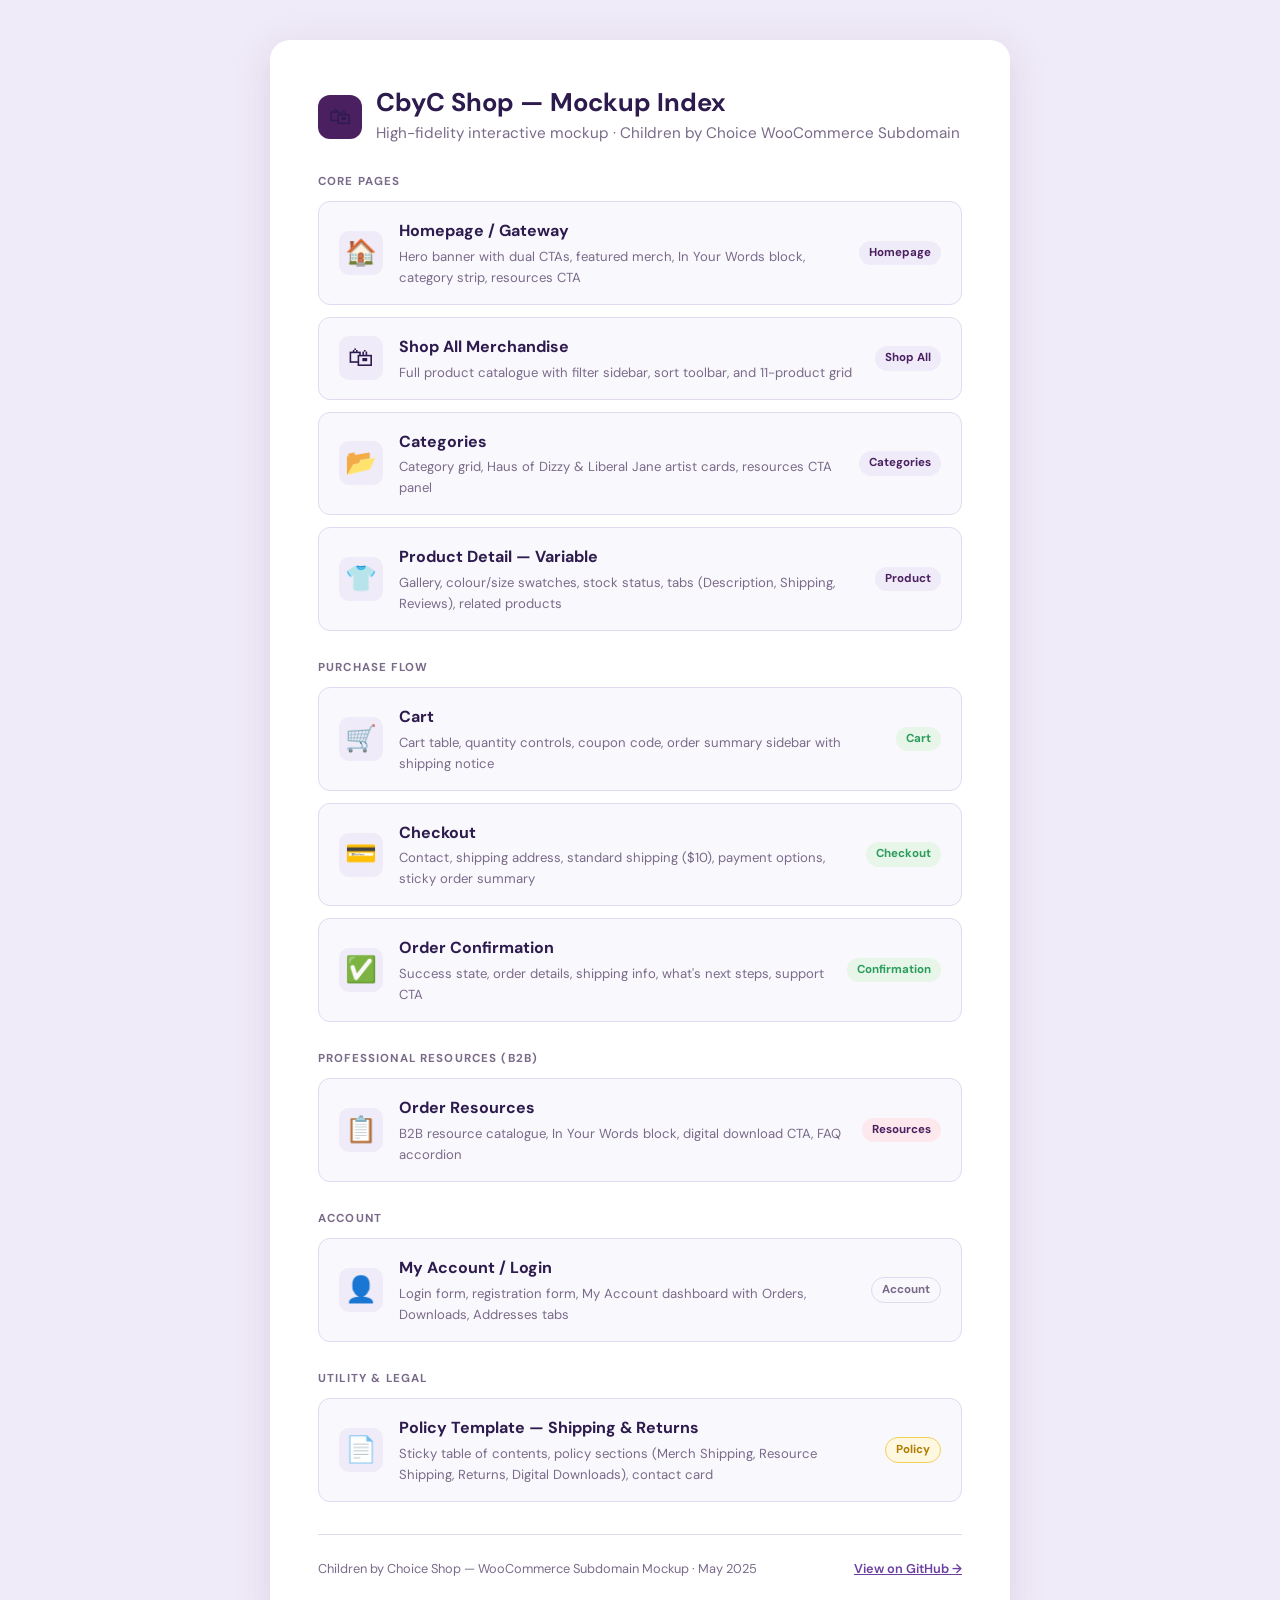
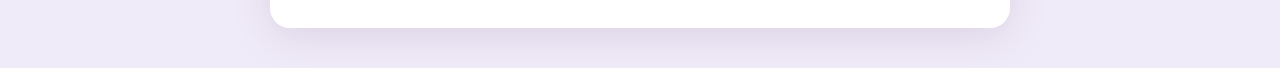
<file: nav.html>
<!DOCTYPE html>
<html lang="en">
<head>
  <meta charset="UTF-8">
  <meta name="viewport" content="width=device-width, initial-scale=1.0">
  <title>CbyC Shop Mockup — Page Index</title>
  <link rel="preconnect" href="https://fonts.googleapis.com">
  <link href="https://fonts.googleapis.com/css2?family=DM+Sans:wght@400;500;600;700;800&display=swap" rel="stylesheet">
  <link rel="stylesheet" href="style.css">
  <style>
    body { background: var(--purple-bg); min-height: 100vh; display: flex; align-items: center; justify-content: center; padding: 40px 20px; }
    .nav-card { background: #fff; border-radius: 20px; padding: 48px; max-width: 740px; width: 100%; box-shadow: 0 8px 40px rgba(74,32,96,0.12); }
    .nav-card h1 { font-size: 1.6rem; margin-bottom: 6px; }
    .nav-card .subtitle { color: var(--text-muted); font-size: 0.95rem; margin-bottom: 36px; }
    .page-list { display: flex; flex-direction: column; gap: 12px; }
    .page-link {
      display: flex; align-items: center; gap: 16px; padding: 16px 20px;
      background: var(--grey-bg); border-radius: 12px; text-decoration: none;
      border: 1.5px solid var(--border); transition: all 0.2s;
    }
    .page-link:hover { border-color: var(--purple-dark); background: var(--purple-bg); transform: translateX(4px); }
    .page-icon { font-size: 1.6rem; width: 44px; height: 44px; display: flex; align-items: center; justify-content: center; background: var(--purple-bg); border-radius: 10px; flex-shrink: 0; }
    .page-link:hover .page-icon { background: var(--purple-dark); }
    .page-info { flex: 1; }
    .page-name { font-weight: 700; font-size: 1rem; color: var(--text-dark); }
    .page-desc { font-size: 0.82rem; color: var(--text-muted); margin-top: 2px; }
    .page-tag { font-size: 0.72rem; font-weight: 700; padding: 3px 10px; border-radius: 50px; white-space: nowrap; }
    .tag-merch { background: var(--purple-bg); color: var(--purple-dark); }
    .tag-b2b { background: var(--pink-light); color: var(--purple-dark); }
    .tag-flow { background: #e8f5e9; color: #2a9d5c; }
    .tag-global { background: var(--grey-bg); color: var(--text-muted); border: 1px solid var(--border); }
    .tag-utility { background: #fff8e1; color: #b07d00; border: 1px solid #f0d060; }
    .section-label { font-size: 0.72rem; font-weight: 700; letter-spacing: 0.1em; text-transform: uppercase; color: var(--text-muted); margin: 28px 0 10px; }
  </style>
</head>
<body>
  <div class="nav-card">

    <div style="display:flex;align-items:center;gap:14px;margin-bottom:28px;">
      <div style="width:44px;height:44px;background:var(--purple-dark);border-radius:12px;display:flex;align-items:center;justify-content:center;font-size:1.4rem;">🛍</div>
      <div>
        <h1 style="margin-bottom:2px;">CbyC Shop — Mockup Index</h1>
        <p class="subtitle" style="margin-bottom:0;">High-fidelity interactive mockup · Children by Choice WooCommerce Subdomain</p>
      </div>
    </div>

    <!-- Core Pages -->
    <div class="section-label">Core Pages</div>
    <div class="page-list">

      <a href="index.html" class="page-link">
        <div class="page-icon">🏠</div>
        <div class="page-info">
          <div class="page-name">Homepage / Gateway</div>
          <div class="page-desc">Hero banner with dual CTAs, featured merch, In Your Words block, category strip, resources CTA</div>
        </div>
        <span class="page-tag tag-merch">Homepage</span>
      </a>

      <a href="shop.html" class="page-link">
        <div class="page-icon">🛍</div>
        <div class="page-info">
          <div class="page-name">Shop All Merchandise</div>
          <div class="page-desc">Full product catalogue with filter sidebar, sort toolbar, and 11-product grid</div>
        </div>
        <span class="page-tag tag-merch">Shop All</span>
      </a>

      <a href="categories.html" class="page-link">
        <div class="page-icon">📂</div>
        <div class="page-info">
          <div class="page-name">Categories</div>
          <div class="page-desc">Category grid, Haus of Dizzy & Liberal Jane artist cards, resources CTA panel</div>
        </div>
        <span class="page-tag tag-merch">Categories</span>
      </a>

      <a href="product.html" class="page-link">
        <div class="page-icon">👕</div>
        <div class="page-info">
          <div class="page-name">Product Detail — Variable</div>
          <div class="page-desc">Gallery, colour/size swatches, stock status, tabs (Description, Shipping, Reviews), related products</div>
        </div>
        <span class="page-tag tag-merch">Product</span>
      </a>

    </div>

    <!-- Purchase Flow -->
    <div class="section-label">Purchase Flow</div>
    <div class="page-list">

      <a href="cart.html" class="page-link">
        <div class="page-icon">🛒</div>
        <div class="page-info">
          <div class="page-name">Cart</div>
          <div class="page-desc">Cart table, quantity controls, coupon code, order summary sidebar with shipping notice</div>
        </div>
        <span class="page-tag tag-flow">Cart</span>
      </a>

      <a href="checkout.html" class="page-link">
        <div class="page-icon">💳</div>
        <div class="page-info">
          <div class="page-name">Checkout</div>
          <div class="page-desc">Contact, shipping address, standard shipping ($10), payment options, sticky order summary</div>
        </div>
        <span class="page-tag tag-flow">Checkout</span>
      </a>

      <a href="confirmation.html" class="page-link">
        <div class="page-icon">✅</div>
        <div class="page-info">
          <div class="page-name">Order Confirmation</div>
          <div class="page-desc">Success state, order details, shipping info, what's next steps, support CTA</div>
        </div>
        <span class="page-tag tag-flow">Confirmation</span>
      </a>

    </div>

    <!-- Professional Resources (B2B) -->
    <div class="section-label">Professional Resources (B2B)</div>
    <div class="page-list">

      <a href="resources.html" class="page-link">
        <div class="page-icon">📋</div>
        <div class="page-info">
          <div class="page-name">Order Resources</div>
          <div class="page-desc">B2B resource catalogue, In Your Words block, digital download CTA, FAQ accordion</div>
        </div>
        <span class="page-tag tag-b2b">Resources</span>
      </a>

    </div>

    <!-- Account -->
    <div class="section-label">Account</div>
    <div class="page-list">

      <a href="account.html" class="page-link">
        <div class="page-icon">👤</div>
        <div class="page-info">
          <div class="page-name">My Account / Login</div>
          <div class="page-desc">Login form, registration form, My Account dashboard with Orders, Downloads, Addresses tabs</div>
        </div>
        <span class="page-tag tag-global">Account</span>
      </a>

    </div>

    <!-- Utility & Legal -->
    <div class="section-label">Utility & Legal</div>
    <div class="page-list">

      <a href="policy.html" class="page-link">
        <div class="page-icon">📄</div>
        <div class="page-info">
          <div class="page-name">Policy Template — Shipping & Returns</div>
          <div class="page-desc">Sticky table of contents, policy sections (Merch Shipping, Resource Shipping, Returns, Digital Downloads), contact card</div>
        </div>
        <span class="page-tag tag-utility">Policy</span>
      </a>

    </div>

    <div style="margin-top:32px;padding-top:24px;border-top:1px solid var(--border);display:flex;align-items:center;justify-content:space-between;flex-wrap:wrap;gap:12px;">
      <span style="font-size:0.8rem;color:var(--text-muted);">Children by Choice Shop — WooCommerce Subdomain Mockup · May 2025</span>
      <a href="https://github.com/alexc-sketch/children-by-choice-e-commerce" target="_blank" style="font-size:0.8rem;color:var(--purple-mid);font-weight:600;text-decoration:underline;">View on GitHub →</a>
    </div>

  </div>
</body>
</html>
</file>
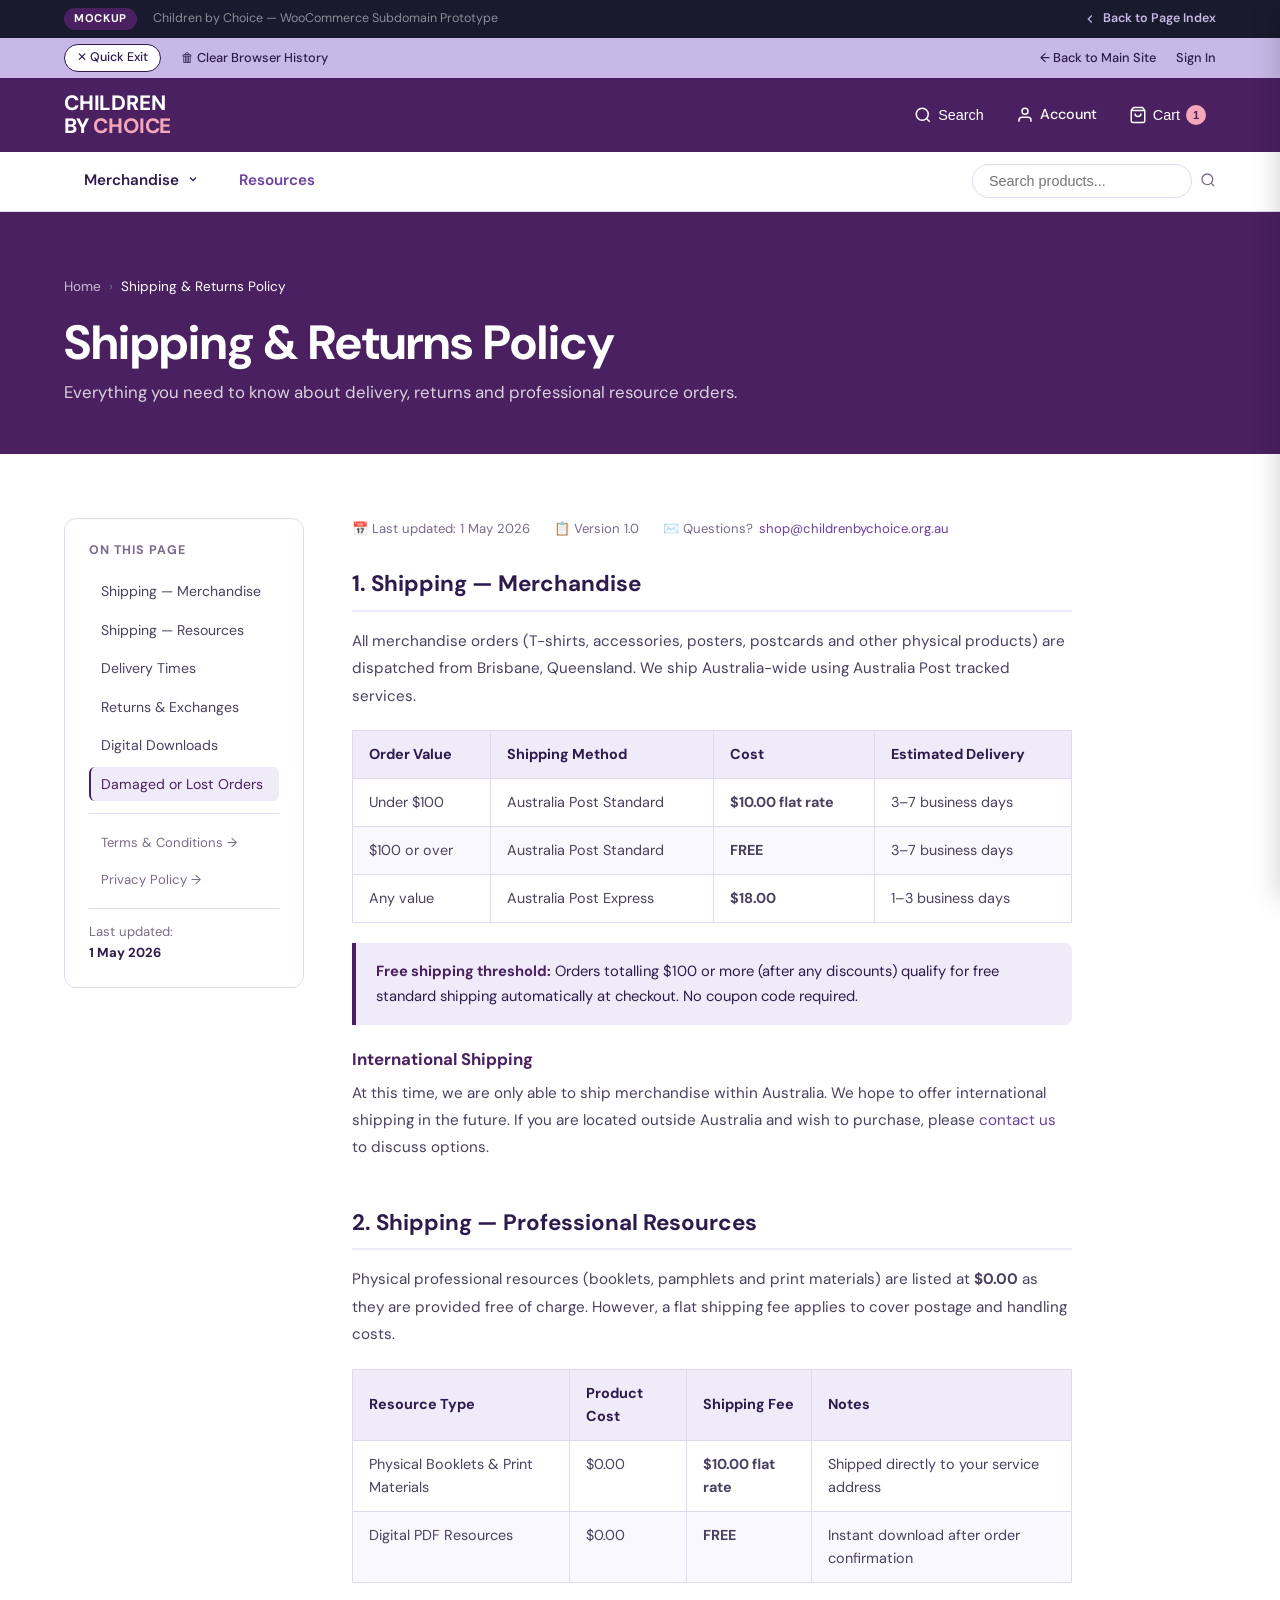
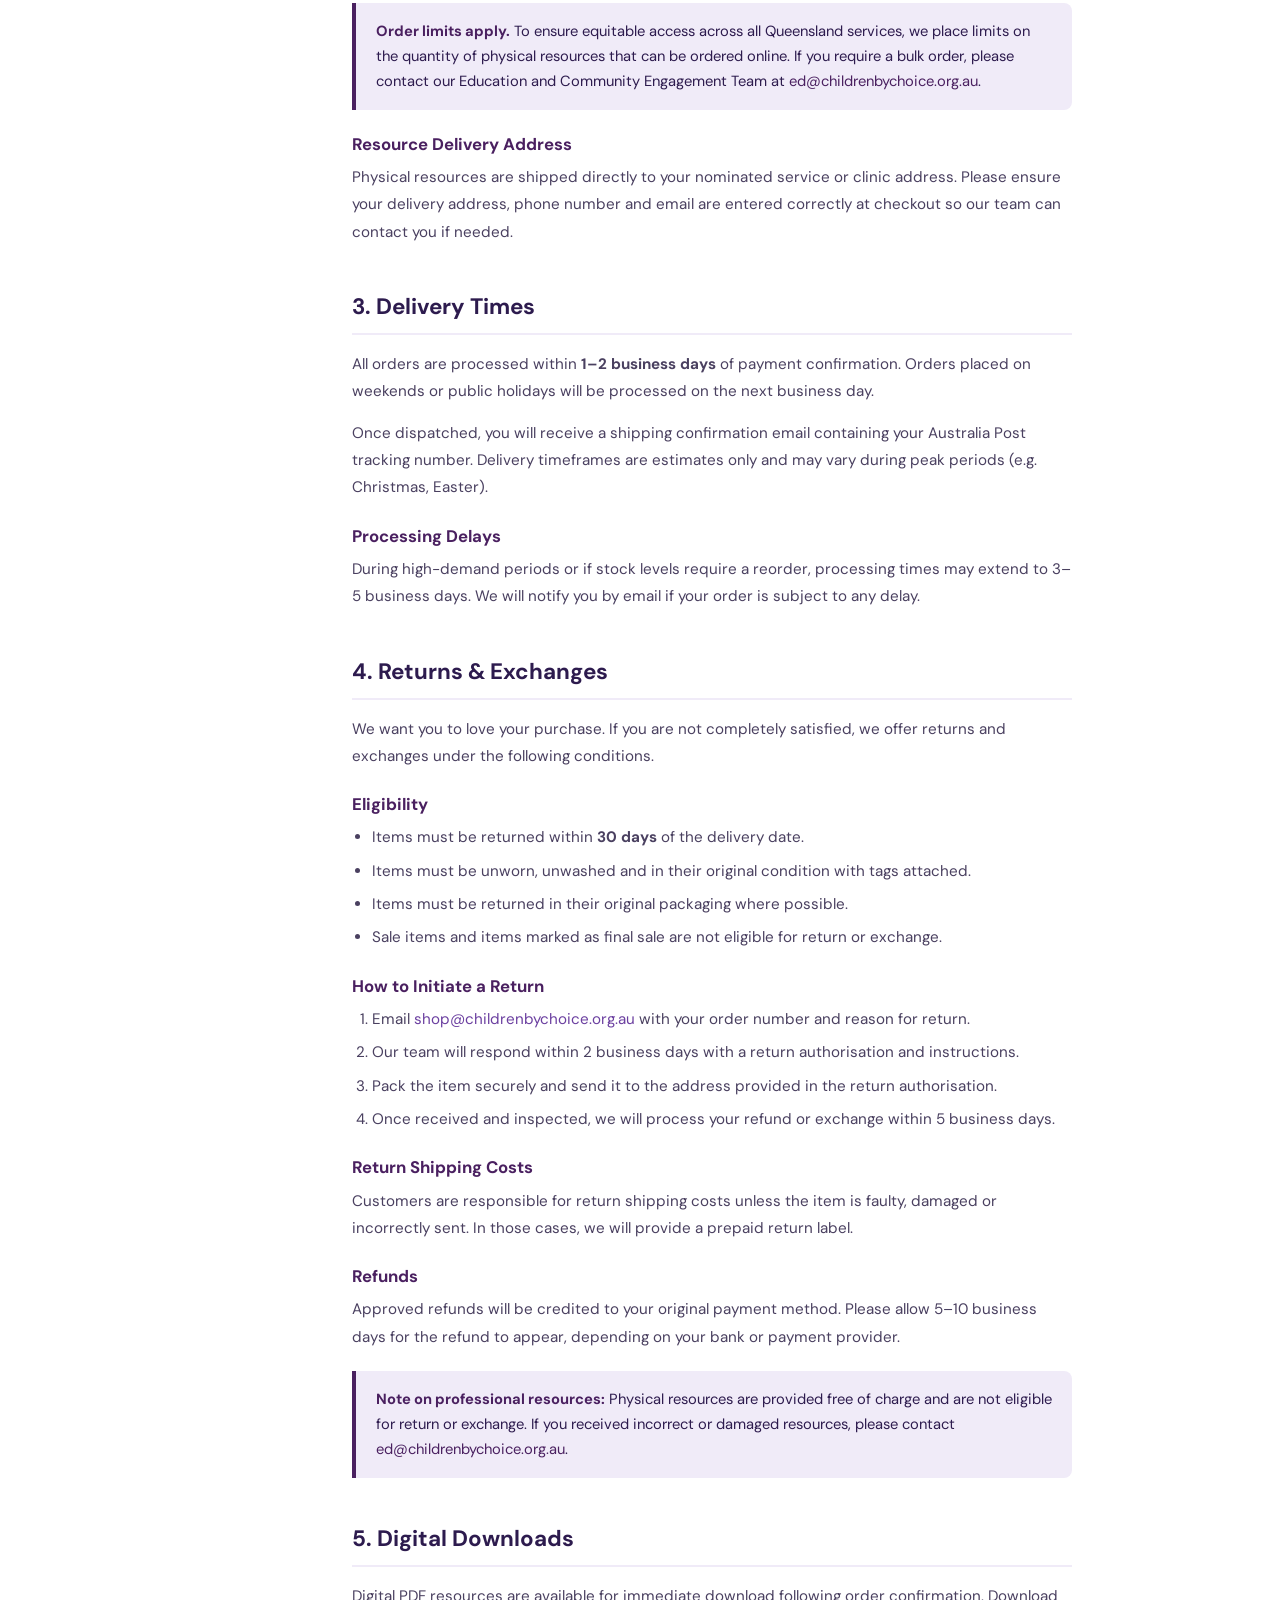
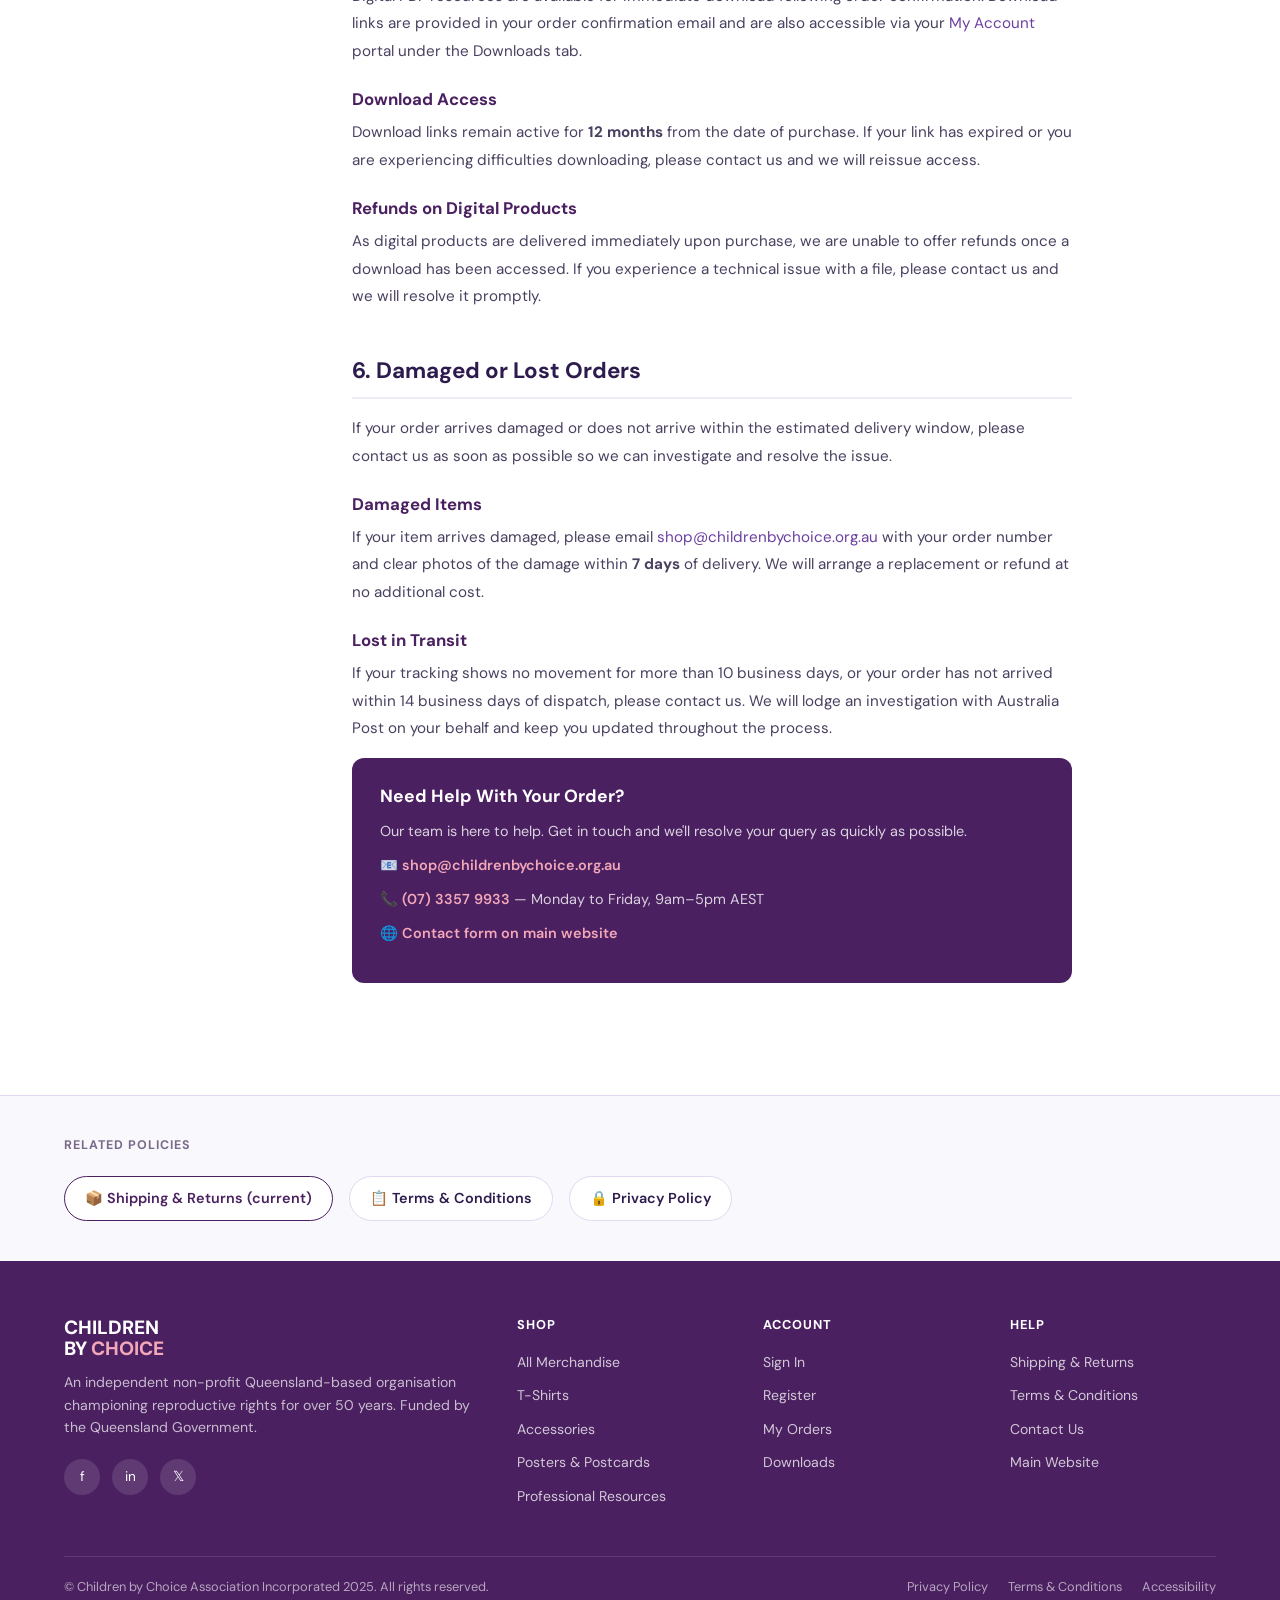
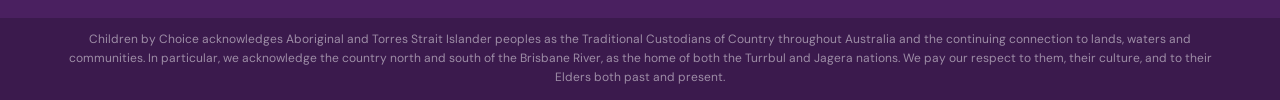
<file: policy.html>
<!DOCTYPE html>
<html lang="en">
<head>
  <meta charset="UTF-8">
  <meta name="viewport" content="width=device-width, initial-scale=1.0">
  <title>Shipping &amp; Returns Policy — Children by Choice Shop</title>
  <link rel="preconnect" href="https://fonts.googleapis.com">
  <link href="https://fonts.googleapis.com/css2?family=DM+Sans:wght@400;500;600;700;800&display=swap" rel="stylesheet">
  <link rel="stylesheet" href="style.css">
  <style>
    /* Policy page specific styles */
    .policy-layout {
      display: grid;
      grid-template-columns: 240px 1fr;
      gap: 48px;
      align-items: start;
    }
    .policy-toc {
      position: sticky;
      top: 80px;
      background: #fff;
      border: 1px solid var(--border);
      border-radius: var(--radius-card);
      padding: 24px;
    }
    .policy-toc h4 {
      font-size: 0.78rem;
      font-weight: 700;
      letter-spacing: 0.08em;
      text-transform: uppercase;
      color: var(--text-muted);
      margin-bottom: 16px;
    }
    .policy-toc-list { list-style: none; }
    .policy-toc-list li { margin-bottom: 4px; }
    .policy-toc-list a {
      font-size: 0.88rem;
      color: var(--text-body);
      padding: 6px 10px;
      border-radius: 6px;
      display: block;
      transition: all var(--transition);
      border-left: 2px solid transparent;
    }
    .policy-toc-list a:hover,
    .policy-toc-list a.active {
      background: var(--purple-bg);
      color: var(--purple-dark);
      border-left-color: var(--purple-dark);
    }
    .policy-toc-divider { height: 1px; background: var(--border); margin: 12px 0; }
    .policy-toc-list a.toc-other { color: var(--text-muted); font-size: 0.82rem; }

    .policy-body { max-width: 720px; }
    .policy-section { margin-bottom: 48px; scroll-margin-top: 100px; }
    .policy-section h2 {
      font-size: 1.4rem;
      margin-bottom: 16px;
      padding-bottom: 12px;
      border-bottom: 2px solid var(--purple-bg);
    }
    .policy-section h3 {
      font-size: 1.05rem;
      margin: 24px 0 10px;
      color: var(--purple-dark);
    }
    .policy-section p {
      font-size: 0.95rem;
      line-height: 1.8;
      color: var(--text-body);
      margin-bottom: 14px;
    }
    .policy-section ul, .policy-section ol {
      padding-left: 20px;
      margin-bottom: 14px;
    }
    .policy-section li {
      font-size: 0.95rem;
      line-height: 1.8;
      color: var(--text-body);
      margin-bottom: 6px;
    }
    .policy-table {
      width: 100%;
      border-collapse: collapse;
      margin: 20px 0;
      font-size: 0.9rem;
    }
    .policy-table th {
      background: var(--purple-bg);
      color: var(--text-dark);
      font-weight: 700;
      padding: 12px 16px;
      text-align: left;
      border: 1px solid var(--border);
    }
    .policy-table td {
      padding: 12px 16px;
      border: 1px solid var(--border);
      color: var(--text-body);
      vertical-align: top;
    }
    .policy-table tr:nth-child(even) td { background: var(--grey-bg); }
    .policy-highlight {
      background: var(--purple-bg);
      border-left: 4px solid var(--purple-dark);
      border-radius: 0 8px 8px 0;
      padding: 16px 20px;
      margin: 20px 0;
      font-size: 0.92rem;
      color: var(--text-dark);
      line-height: 1.7;
    }
    .policy-highlight strong { color: var(--purple-dark); }
    .policy-contact-card {
      background: var(--purple-dark);
      border-radius: var(--radius-card);
      padding: 28px;
      color: #fff;
      margin-top: 16px;
    }
    .policy-contact-card h4 { color: #fff; margin-bottom: 12px; }
    .policy-contact-card p { color: rgba(255,255,255,0.8); font-size: 0.9rem; margin-bottom: 8px; }
    .policy-contact-card a { color: var(--pink); font-weight: 600; }
    .policy-meta {
      font-size: 0.82rem;
      color: var(--text-muted);
      margin-bottom: 32px;
      display: flex;
      gap: 24px;
      flex-wrap: wrap;
    }
    .policy-meta span { display: flex; align-items: center; gap: 6px; }

    @media (max-width: 900px) {
      .policy-layout { grid-template-columns: 1fr; }
      .policy-toc { position: static; }
    }
  </style>
</head>
<body>

<div id="site-header"></div>
<div id="cart-components"></div>

<!-- Page Hero -->
<div class="page-hero">
  <div class="container">
    <div class="breadcrumb" style="color:rgba(255,255,255,0.6);">
      <a href="index.html" style="color:rgba(255,255,255,0.7);">Home</a>
      <span>›</span>
      <span style="color:#fff;">Shipping &amp; Returns Policy</span>
    </div>
    <h1>Shipping &amp; Returns Policy</h1>
    <p>Everything you need to know about delivery, returns and professional resource orders.</p>
  </div>
</div>

<section class="section">
  <div class="container">
    <div class="policy-layout">

      <!-- Table of Contents Sidebar -->
      <aside class="policy-toc">
        <h4>On This Page</h4>
        <ul class="policy-toc-list">
          <li><a href="#shipping-merchandise" class="active">Shipping — Merchandise</a></li>
          <li><a href="#shipping-resources">Shipping — Resources</a></li>
          <li><a href="#delivery-times">Delivery Times</a></li>
          <li><a href="#returns">Returns &amp; Exchanges</a></li>
          <li><a href="#digital-downloads">Digital Downloads</a></li>
          <li><a href="#damaged-goods">Damaged or Lost Orders</a></li>
        </ul>
        <div class="policy-toc-divider"></div>
        <ul class="policy-toc-list">
          <li><a href="policy-terms.html" class="toc-other">Terms &amp; Conditions →</a></li>
          <li><a href="policy-privacy.html" class="toc-other">Privacy Policy →</a></li>
        </ul>
        <div class="policy-toc-divider"></div>
        <div style="font-size:0.82rem;color:var(--text-muted);line-height:1.6;">
          Last updated:<br><strong style="color:var(--text-dark);">1 May 2026</strong>
        </div>
      </aside>

      <!-- Policy Body -->
      <div class="policy-body">

        <div class="policy-meta">
          <span>📅 Last updated: 1 May 2026</span>
          <span>📋 Version 1.0</span>
          <span>✉️ Questions? <a href="mailto:shop@childrenbychoice.org.au" style="color:var(--purple-mid);">shop@childrenbychoice.org.au</a></span>
        </div>

        <!-- Section 1: Shipping Merchandise -->
        <div class="policy-section" id="shipping-merchandise">
          <h2>1. Shipping — Merchandise</h2>
          <p>All merchandise orders (T-shirts, accessories, posters, postcards and other physical products) are dispatched from Brisbane, Queensland. We ship Australia-wide using Australia Post tracked services.</p>

          <table class="policy-table">
            <thead>
              <tr>
                <th>Order Value</th>
                <th>Shipping Method</th>
                <th>Cost</th>
                <th>Estimated Delivery</th>
              </tr>
            </thead>
            <tbody>
              <tr>
                <td>Under $100</td>
                <td>Australia Post Standard</td>
                <td><strong>$10.00 flat rate</strong></td>
                <td>3–7 business days</td>
              </tr>
              <tr>
                <td>$100 or over</td>
                <td>Australia Post Standard</td>
                <td><strong>FREE</strong></td>
                <td>3–7 business days</td>
              </tr>
              <tr>
                <td>Any value</td>
                <td>Australia Post Express</td>
                <td><strong>$18.00</strong></td>
                <td>1–3 business days</td>
              </tr>
            </tbody>
          </table>

          <div class="policy-highlight">
            <strong>Free shipping threshold:</strong> Orders totalling $100 or more (after any discounts) qualify for free standard shipping automatically at checkout. No coupon code required.
          </div>

          <h3>International Shipping</h3>
          <p>At this time, we are only able to ship merchandise within Australia. We hope to offer international shipping in the future. If you are located outside Australia and wish to purchase, please <a href="https://www.childrenbychoice.org.au/get-in-touch/" style="color:var(--purple-mid);">contact us</a> to discuss options.</p>
        </div>

        <!-- Section 2: Shipping Resources -->
        <div class="policy-section" id="shipping-resources">
          <h2>2. Shipping — Professional Resources</h2>
          <p>Physical professional resources (booklets, pamphlets and print materials) are listed at <strong>$0.00</strong> as they are provided free of charge. However, a flat shipping fee applies to cover postage and handling costs.</p>

          <table class="policy-table">
            <thead>
              <tr>
                <th>Resource Type</th>
                <th>Product Cost</th>
                <th>Shipping Fee</th>
                <th>Notes</th>
              </tr>
            </thead>
            <tbody>
              <tr>
                <td>Physical Booklets &amp; Print Materials</td>
                <td>$0.00</td>
                <td><strong>$10.00 flat rate</strong></td>
                <td>Shipped directly to your service address</td>
              </tr>
              <tr>
                <td>Digital PDF Resources</td>
                <td>$0.00</td>
                <td><strong>FREE</strong></td>
                <td>Instant download after order confirmation</td>
              </tr>
            </tbody>
          </table>

          <div class="policy-highlight">
            <strong>Order limits apply.</strong> To ensure equitable access across all Queensland services, we place limits on the quantity of physical resources that can be ordered online. If you require a bulk order, please contact our Education and Community Engagement Team at <a href="mailto:ed@childrenbychoice.org.au" style="color:var(--purple-dark);">ed@childrenbychoice.org.au</a>.
          </div>

          <h3>Resource Delivery Address</h3>
          <p>Physical resources are shipped directly to your nominated service or clinic address. Please ensure your delivery address, phone number and email are entered correctly at checkout so our team can contact you if needed.</p>
        </div>

        <!-- Section 3: Delivery Times -->
        <div class="policy-section" id="delivery-times">
          <h2>3. Delivery Times</h2>
          <p>All orders are processed within <strong>1–2 business days</strong> of payment confirmation. Orders placed on weekends or public holidays will be processed on the next business day.</p>

          <p>Once dispatched, you will receive a shipping confirmation email containing your Australia Post tracking number. Delivery timeframes are estimates only and may vary during peak periods (e.g. Christmas, Easter).</p>

          <h3>Processing Delays</h3>
          <p>During high-demand periods or if stock levels require a reorder, processing times may extend to 3–5 business days. We will notify you by email if your order is subject to any delay.</p>
        </div>

        <!-- Section 4: Returns & Exchanges -->
        <div class="policy-section" id="returns">
          <h2>4. Returns &amp; Exchanges</h2>
          <p>We want you to love your purchase. If you are not completely satisfied, we offer returns and exchanges under the following conditions.</p>

          <h3>Eligibility</h3>
          <ul>
            <li>Items must be returned within <strong>30 days</strong> of the delivery date.</li>
            <li>Items must be unworn, unwashed and in their original condition with tags attached.</li>
            <li>Items must be returned in their original packaging where possible.</li>
            <li>Sale items and items marked as final sale are not eligible for return or exchange.</li>
          </ul>

          <h3>How to Initiate a Return</h3>
          <ol>
            <li>Email <a href="mailto:shop@childrenbychoice.org.au" style="color:var(--purple-mid);">shop@childrenbychoice.org.au</a> with your order number and reason for return.</li>
            <li>Our team will respond within 2 business days with a return authorisation and instructions.</li>
            <li>Pack the item securely and send it to the address provided in the return authorisation.</li>
            <li>Once received and inspected, we will process your refund or exchange within 5 business days.</li>
          </ol>

          <h3>Return Shipping Costs</h3>
          <p>Customers are responsible for return shipping costs unless the item is faulty, damaged or incorrectly sent. In those cases, we will provide a prepaid return label.</p>

          <h3>Refunds</h3>
          <p>Approved refunds will be credited to your original payment method. Please allow 5–10 business days for the refund to appear, depending on your bank or payment provider.</p>

          <div class="policy-highlight">
            <strong>Note on professional resources:</strong> Physical resources are provided free of charge and are not eligible for return or exchange. If you received incorrect or damaged resources, please contact <a href="mailto:ed@childrenbychoice.org.au" style="color:var(--purple-dark);">ed@childrenbychoice.org.au</a>.
          </div>
        </div>

        <!-- Section 5: Digital Downloads -->
        <div class="policy-section" id="digital-downloads">
          <h2>5. Digital Downloads</h2>
          <p>Digital PDF resources are available for immediate download following order confirmation. Download links are provided in your order confirmation email and are also accessible via your <a href="account.html" style="color:var(--purple-mid);">My Account</a> portal under the Downloads tab.</p>

          <h3>Download Access</h3>
          <p>Download links remain active for <strong>12 months</strong> from the date of purchase. If your link has expired or you are experiencing difficulties downloading, please contact us and we will reissue access.</p>

          <h3>Refunds on Digital Products</h3>
          <p>As digital products are delivered immediately upon purchase, we are unable to offer refunds once a download has been accessed. If you experience a technical issue with a file, please contact us and we will resolve it promptly.</p>
        </div>

        <!-- Section 6: Damaged or Lost -->
        <div class="policy-section" id="damaged-goods">
          <h2>6. Damaged or Lost Orders</h2>
          <p>If your order arrives damaged or does not arrive within the estimated delivery window, please contact us as soon as possible so we can investigate and resolve the issue.</p>

          <h3>Damaged Items</h3>
          <p>If your item arrives damaged, please email <a href="mailto:shop@childrenbychoice.org.au" style="color:var(--purple-mid);">shop@childrenbychoice.org.au</a> with your order number and clear photos of the damage within <strong>7 days</strong> of delivery. We will arrange a replacement or refund at no additional cost.</p>

          <h3>Lost in Transit</h3>
          <p>If your tracking shows no movement for more than 10 business days, or your order has not arrived within 14 business days of dispatch, please contact us. We will lodge an investigation with Australia Post on your behalf and keep you updated throughout the process.</p>

          <!-- Contact Card -->
          <div class="policy-contact-card">
            <h4>Need Help With Your Order?</h4>
            <p>Our team is here to help. Get in touch and we'll resolve your query as quickly as possible.</p>
            <p>📧 <a href="mailto:shop@childrenbychoice.org.au">shop@childrenbychoice.org.au</a></p>
            <p>📞 <a href="tel:0733579933">(07) 3357 9933</a> — Monday to Friday, 9am–5pm AEST</p>
            <p>🌐 <a href="https://www.childrenbychoice.org.au/get-in-touch/">Contact form on main website</a></p>
          </div>
        </div>

      </div>
    </div>
  </div>
</section>

<!-- Related Policies -->
<div style="background:var(--grey-bg);border-top:1px solid var(--border);padding:40px 0;">
  <div class="container">
    <div style="font-size:0.78rem;font-weight:700;letter-spacing:0.08em;text-transform:uppercase;color:var(--text-muted);margin-bottom:20px;">Related Policies</div>
    <div style="display:flex;gap:16px;flex-wrap:wrap;">
      <a href="policy.html" style="display:flex;align-items:center;gap:10px;background:#fff;border:1.5px solid var(--purple-dark);border-radius:50px;padding:10px 20px;font-size:0.9rem;font-weight:600;color:var(--purple-dark);">
        📦 Shipping &amp; Returns (current)
      </a>
      <a href="policy-terms.html" style="display:flex;align-items:center;gap:10px;background:#fff;border:1.5px solid var(--border);border-radius:50px;padding:10px 20px;font-size:0.9rem;font-weight:600;color:var(--text-dark);">
        📋 Terms &amp; Conditions
      </a>
      <a href="policy-privacy.html" style="display:flex;align-items:center;gap:10px;background:#fff;border:1.5px solid var(--border);border-radius:50px;padding:10px 20px;font-size:0.9rem;font-weight:600;color:var(--text-dark);">
        🔒 Privacy Policy
      </a>
    </div>
  </div>
</div>

<div id="site-footer"></div>
<script src="components.js"></script>
<script src="main.js"></script>
<script>
  // Highlight active TOC item on scroll
  document.addEventListener('DOMContentLoaded', () => {
    const sections = document.querySelectorAll('.policy-section');
    const tocLinks = document.querySelectorAll('.policy-toc-list a:not(.toc-other)');
    const observer = new IntersectionObserver((entries) => {
      entries.forEach(entry => {
        if (entry.isIntersecting) {
          tocLinks.forEach(link => link.classList.remove('active'));
          const active = document.querySelector(`.policy-toc-list a[href="#${entry.target.id}"]`);
          if (active) active.classList.add('active');
        }
      });
    }, { rootMargin: '-20% 0px -70% 0px' });
    sections.forEach(s => observer.observe(s));
  });
</script>
</body>
</html>
</file>
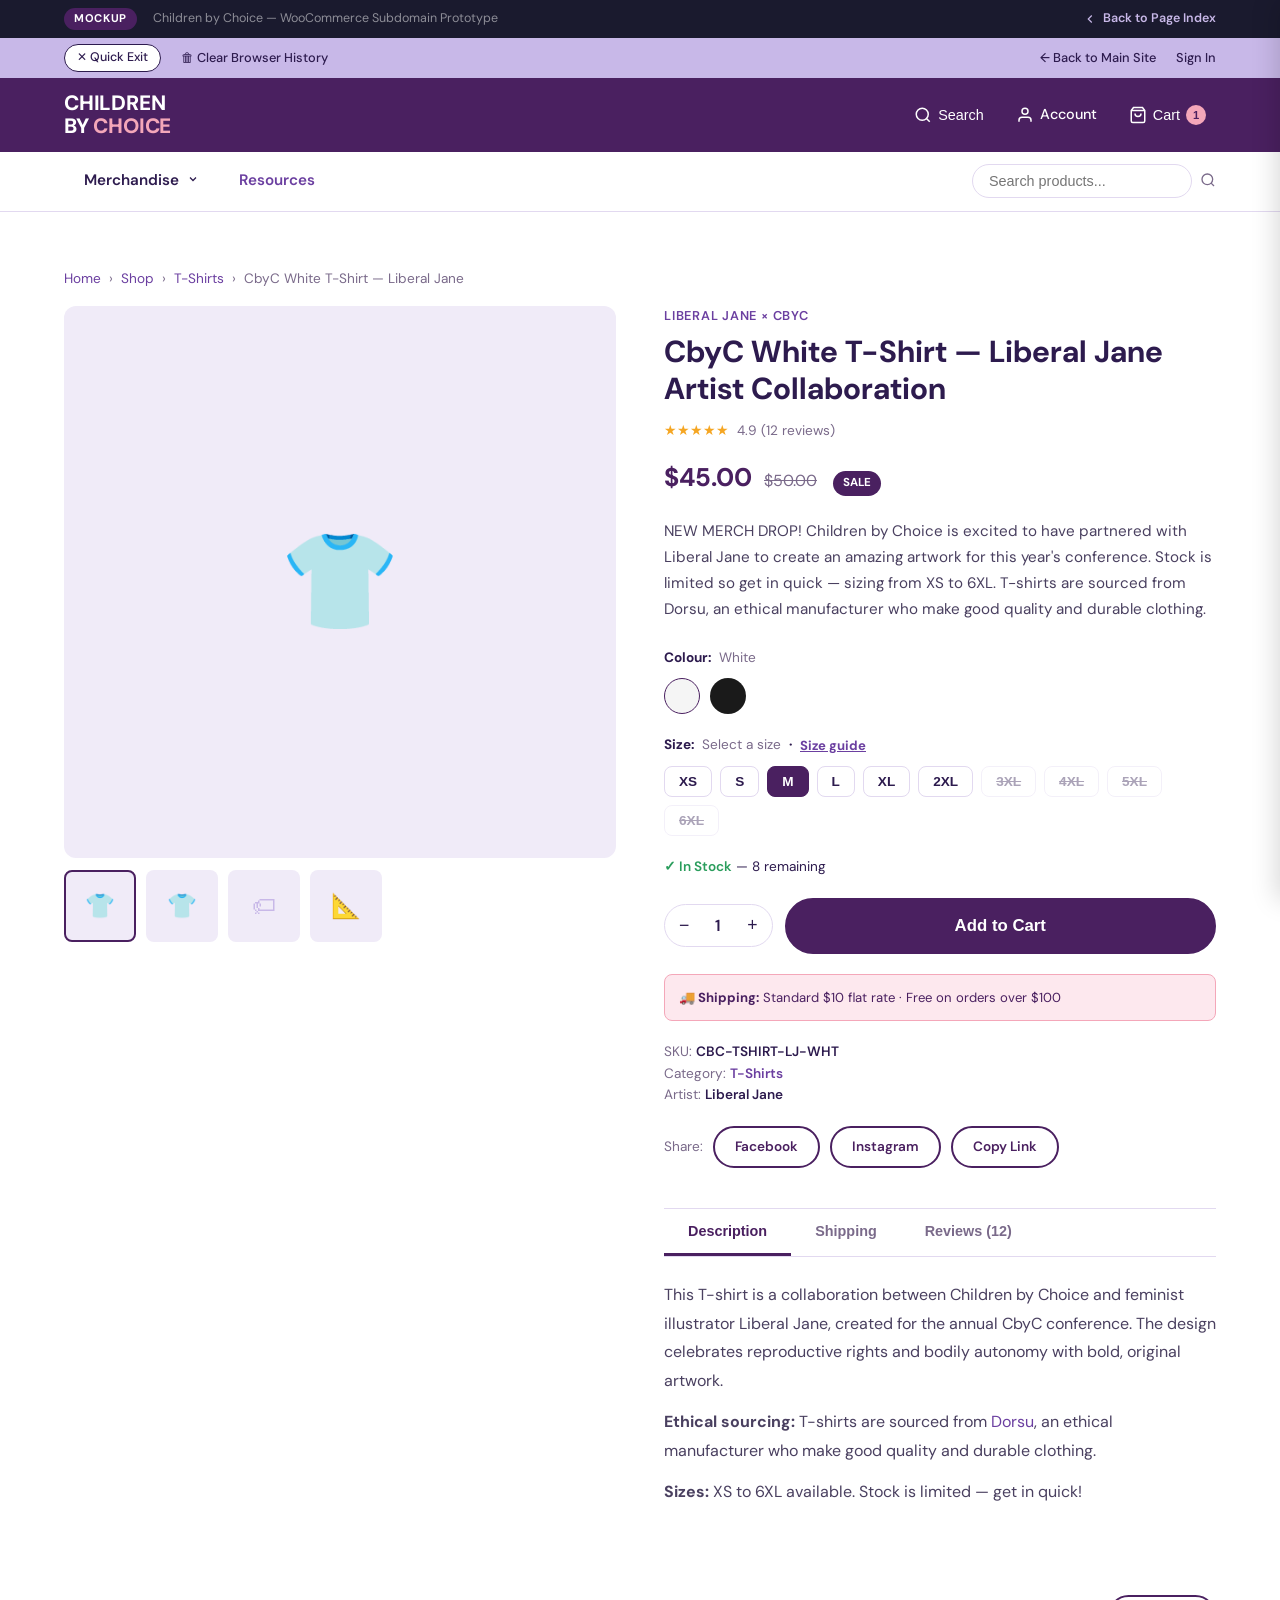
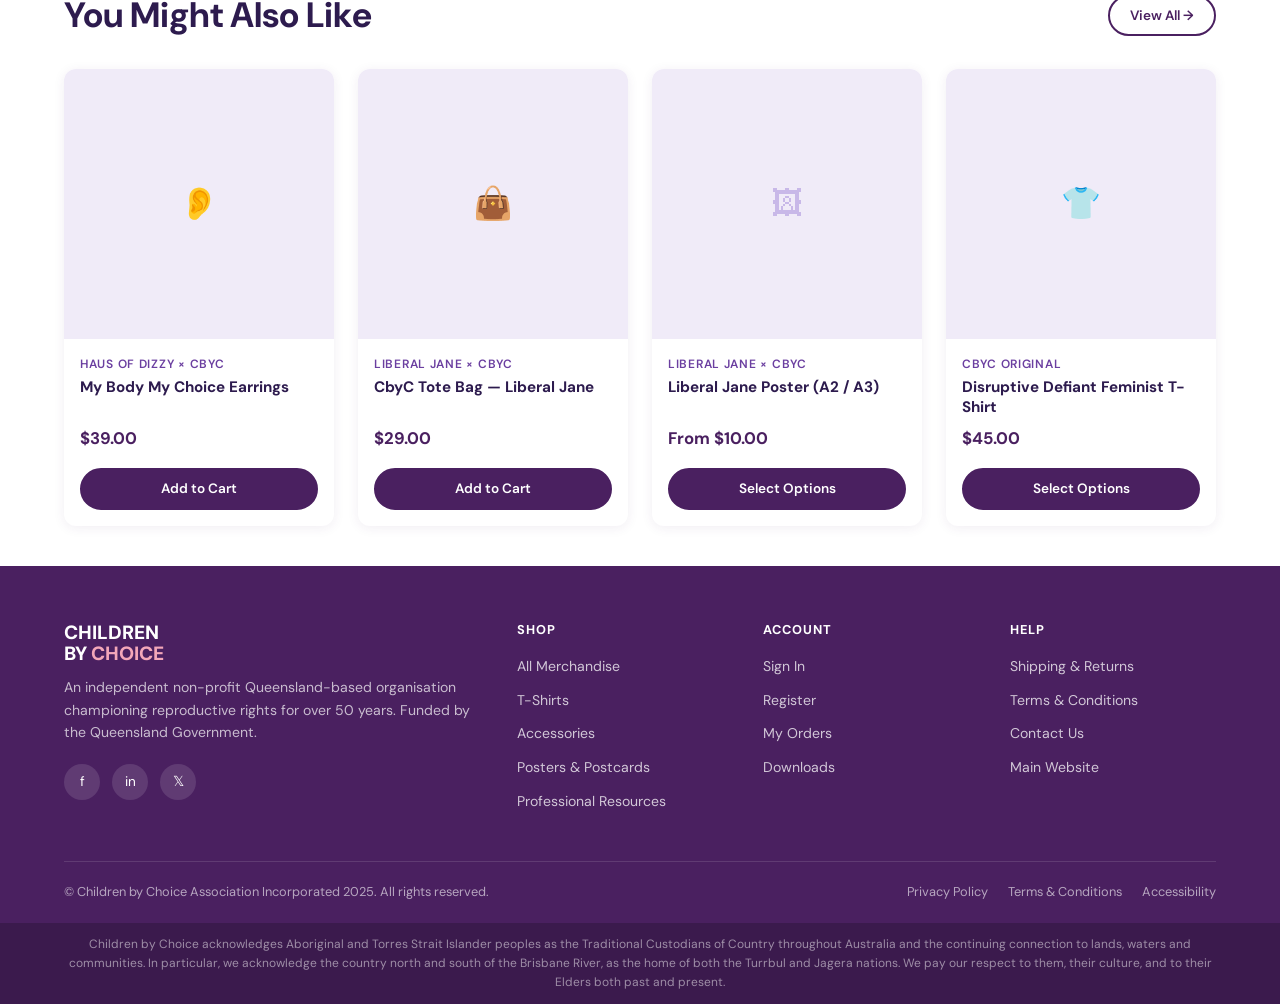
<file: product.html>
<!DOCTYPE html>
<html lang="en">
<head>
  <meta charset="UTF-8">
  <meta name="viewport" content="width=device-width, initial-scale=1.0">
  <title>CbyC White T-Shirt — Children by Choice Shop</title>
  <link rel="preconnect" href="https://fonts.googleapis.com">
  <link href="https://fonts.googleapis.com/css2?family=DM+Sans:wght@400;500;600;700;800&display=swap" rel="stylesheet">
  <link rel="stylesheet" href="style.css">
</head>
<body>

<div id="site-header"></div>
<div id="cart-components"></div>

<section class="section-sm">
  <div class="container">

    <!-- Breadcrumb -->
    <div class="breadcrumb">
      <a href="index.html">Home</a>
      <span>›</span>
      <a href="shop.html">Shop</a>
      <span>›</span>
      <a href="shop.html?cat=tshirts">T-Shirts</a>
      <span>›</span>
      <span>CbyC White T-Shirt — Liberal Jane</span>
    </div>

    <!-- Product Detail Grid -->
    <div class="product-detail-grid">

      <!-- Gallery -->
      <div class="product-gallery">
        <div class="product-main-img img-placeholder" style="font-size:6rem;">👕</div>
        <div class="product-thumbs">
          <div class="product-thumb active img-placeholder" style="font-size:1.5rem;">👕</div>
          <div class="product-thumb img-placeholder" style="font-size:1.5rem;">👕</div>
          <div class="product-thumb img-placeholder" style="font-size:1.5rem;">🏷</div>
          <div class="product-thumb img-placeholder" style="font-size:1.5rem;">📐</div>
        </div>
      </div>

      <!-- Product Info -->
      <div class="product-detail-info">
        <div class="product-detail-brand">Liberal Jane × CbyC</div>
        <h1 class="product-detail-title">CbyC White T-Shirt — Liberal Jane Artist Collaboration</h1>

        <div class="product-rating">
          <span class="stars">★★★★★</span>
          <span class="rating-count">4.9 (12 reviews)</span>
        </div>

        <div class="product-detail-price">
          <span class="price-current">$45.00</span>
          <span class="price-original">$50.00</span>
          <span class="product-badge sale" style="position:static;margin-left:4px;">SALE</span>
        </div>

        <p class="product-desc">
          NEW MERCH DROP! Children by Choice is excited to have partnered with Liberal Jane to create an amazing artwork for this year's conference. Stock is limited so get in quick — sizing from XS to 6XL. T-shirts are sourced from Dorsu, an ethical manufacturer who make good quality and durable clothing.
        </p>

        <!-- Colour Variant -->
        <div class="variant-section">
          <div class="variant-label">Colour: <span>White</span></div>
          <div class="colour-swatches">
            <div class="swatch swatch-white active" title="White"></div>
            <div class="swatch swatch-black" title="Black"></div>
          </div>
        </div>

        <!-- Size Variant -->
        <div class="variant-section">
          <div class="variant-label">Size: <span>Select a size</span> · <a href="#" style="font-size:0.82rem;color:var(--purple-mid);text-decoration:underline;">Size guide</a></div>
          <div class="size-buttons">
            <button class="size-btn">XS</button>
            <button class="size-btn">S</button>
            <button class="size-btn active">M</button>
            <button class="size-btn">L</button>
            <button class="size-btn">XL</button>
            <button class="size-btn">2XL</button>
            <button class="size-btn out-of-stock">3XL</button>
            <button class="size-btn out-of-stock">4XL</button>
            <button class="size-btn out-of-stock">5XL</button>
            <button class="size-btn out-of-stock">6XL</button>
          </div>
        </div>

        <!-- Stock Status -->
        <div class="stock-status">
          <span class="in-stock">✓ In Stock</span> — 8 remaining
        </div>

        <!-- Add to Cart -->
        <div class="add-to-cart-row">
          <div class="qty-selector">
            <button data-dir="down">−</button>
            <span>1</span>
            <button data-dir="up">+</button>
          </div>
          <button class="btn btn-primary btn-lg" style="flex:1;" data-add-cart>Add to Cart</button>
        </div>

        <!-- Shipping Notice -->
        <div class="shipping-notice-box" style="margin-bottom:0;">
          <strong>🚚 Shipping:</strong> Standard $10 flat rate · Free on orders over $100
        </div>

        <!-- Product Meta -->
        <div class="product-meta mt-16">
          <div>SKU: <span>CBC-TSHIRT-LJ-WHT</span></div>
          <div>Category: <span><a href="shop.html?cat=tshirts" style="color:var(--purple-mid);">T-Shirts</a></span></div>
          <div>Artist: <span>Liberal Jane</span></div>
        </div>

        <!-- Social Share -->
        <div style="display:flex;gap:10px;margin-top:20px;align-items:center;">
          <span style="font-size:0.85rem;color:var(--text-muted);">Share:</span>
          <a href="#" class="btn btn-outline btn-sm">Facebook</a>
          <a href="#" class="btn btn-outline btn-sm">Instagram</a>
          <a href="#" class="btn btn-outline btn-sm">Copy Link</a>
        </div>

        <!-- Product Tabs -->
        <div class="product-tabs">
          <div class="tab-buttons">
            <button class="tab-btn active" data-tab="tab-desc">Description</button>
            <button class="tab-btn" data-tab="tab-shipping">Shipping</button>
            <button class="tab-btn" data-tab="tab-reviews">Reviews (12)</button>
          </div>
          <div class="tab-content active" id="tab-desc">
            <p>This T-shirt is a collaboration between Children by Choice and feminist illustrator Liberal Jane, created for the annual CbyC conference. The design celebrates reproductive rights and bodily autonomy with bold, original artwork.</p>
            <p style="margin-top:12px;"><strong>Ethical sourcing:</strong> T-shirts are sourced from <a href="https://shopdorsu.com/pages/social-impact" target="_blank" style="color:var(--purple-mid);">Dorsu</a>, an ethical manufacturer who make good quality and durable clothing.</p>
            <p style="margin-top:12px;"><strong>Sizes:</strong> XS to 6XL available. Stock is limited — get in quick!</p>
          </div>
          <div class="tab-content" id="tab-shipping">
            <p><strong>Standard Shipping:</strong> $10 flat rate Australia-wide.</p>
            <p style="margin-top:12px;"><strong>Free Shipping:</strong> On merchandise orders over $100.</p>
            <p style="margin-top:12px;"><strong>Returns:</strong> Please contact us at <a href="https://www.childrenbychoice.org.au/get-in-touch/" style="color:var(--purple-mid);">childrenbychoice.org.au/get-in-touch</a> for any queries about your order.</p>
          </div>
          <div class="tab-content" id="tab-reviews">
            <div style="display:flex;flex-direction:column;gap:20px;">
              <div style="border-bottom:1px solid var(--border);padding-bottom:20px;">
                <div style="display:flex;align-items:center;gap:12px;margin-bottom:8px;">
                  <span class="stars">★★★★★</span>
                  <strong>Sarah M.</strong>
                  <span style="font-size:0.8rem;color:var(--text-muted);">Verified Purchase · 12 Jan 2026</span>
                </div>
                <p style="font-size:0.9rem;">Love this tee! The print quality is excellent and the fit is perfect. Proud to wear it.</p>
              </div>
              <div style="border-bottom:1px solid var(--border);padding-bottom:20px;">
                <div style="display:flex;align-items:center;gap:12px;margin-bottom:8px;">
                  <span class="stars">★★★★★</span>
                  <strong>Dr. Priya K.</strong>
                  <span style="font-size:0.8rem;color:var(--text-muted);">Verified Purchase · 3 Feb 2026</span>
                </div>
                <p style="font-size:0.9rem;">Bought two — one for me and one for a colleague. The artwork is stunning and the cause is so important.</p>
              </div>
            </div>
          </div>
        </div>

      </div>
    </div>

    <!-- Related Products -->
    <div style="margin-top:64px;">
      <div class="section-header">
        <h2>You Might Also Like</h2>
        <a href="shop.html" class="btn btn-outline btn-sm">View All →</a>
      </div>
      <div class="product-grid product-grid-4">
        <div class="product-card">
          <div class="product-card-img img-placeholder"><span>👂</span></div>
          <div class="product-card-body">
            <div class="product-brand">Haus of Dizzy × CbyC</div>
            <div class="product-title">My Body My Choice Earrings</div>
            <div class="product-price"><span class="price-current">$39.00</span></div>
          </div>
          <div class="product-card-footer"><a href="product.html" class="btn btn-primary btn-sm" data-add-cart>Add to Cart</a></div>
        </div>
        <div class="product-card">
          <div class="product-card-img img-placeholder"><span>👜</span></div>
          <div class="product-card-body">
            <div class="product-brand">Liberal Jane × CbyC</div>
            <div class="product-title">CbyC Tote Bag — Liberal Jane</div>
            <div class="product-price"><span class="price-current">$29.00</span></div>
          </div>
          <div class="product-card-footer"><a href="product.html" class="btn btn-primary btn-sm" data-add-cart>Add to Cart</a></div>
        </div>
        <div class="product-card">
          <div class="product-card-img img-placeholder"><span>🖼</span></div>
          <div class="product-card-body">
            <div class="product-brand">Liberal Jane × CbyC</div>
            <div class="product-title">Liberal Jane Poster (A2 / A3)</div>
            <div class="product-price"><span class="price-current">From $10.00</span></div>
          </div>
          <div class="product-card-footer"><a href="product.html" class="btn btn-primary btn-sm">Select Options</a></div>
        </div>
        <div class="product-card">
          <div class="product-card-img img-placeholder"><span>👕</span></div>
          <div class="product-card-body">
            <div class="product-brand">CbyC Original</div>
            <div class="product-title">Disruptive Defiant Feminist T-Shirt</div>
            <div class="product-price"><span class="price-current">$45.00</span></div>
          </div>
          <div class="product-card-footer"><a href="product.html" class="btn btn-primary btn-sm">Select Options</a></div>
        </div>
      </div>
    </div>

  </div>
</section>

<div id="site-footer"></div>
<script src="components.js"></script>
<script src="main.js"></script>
</body>
</html>
</file>
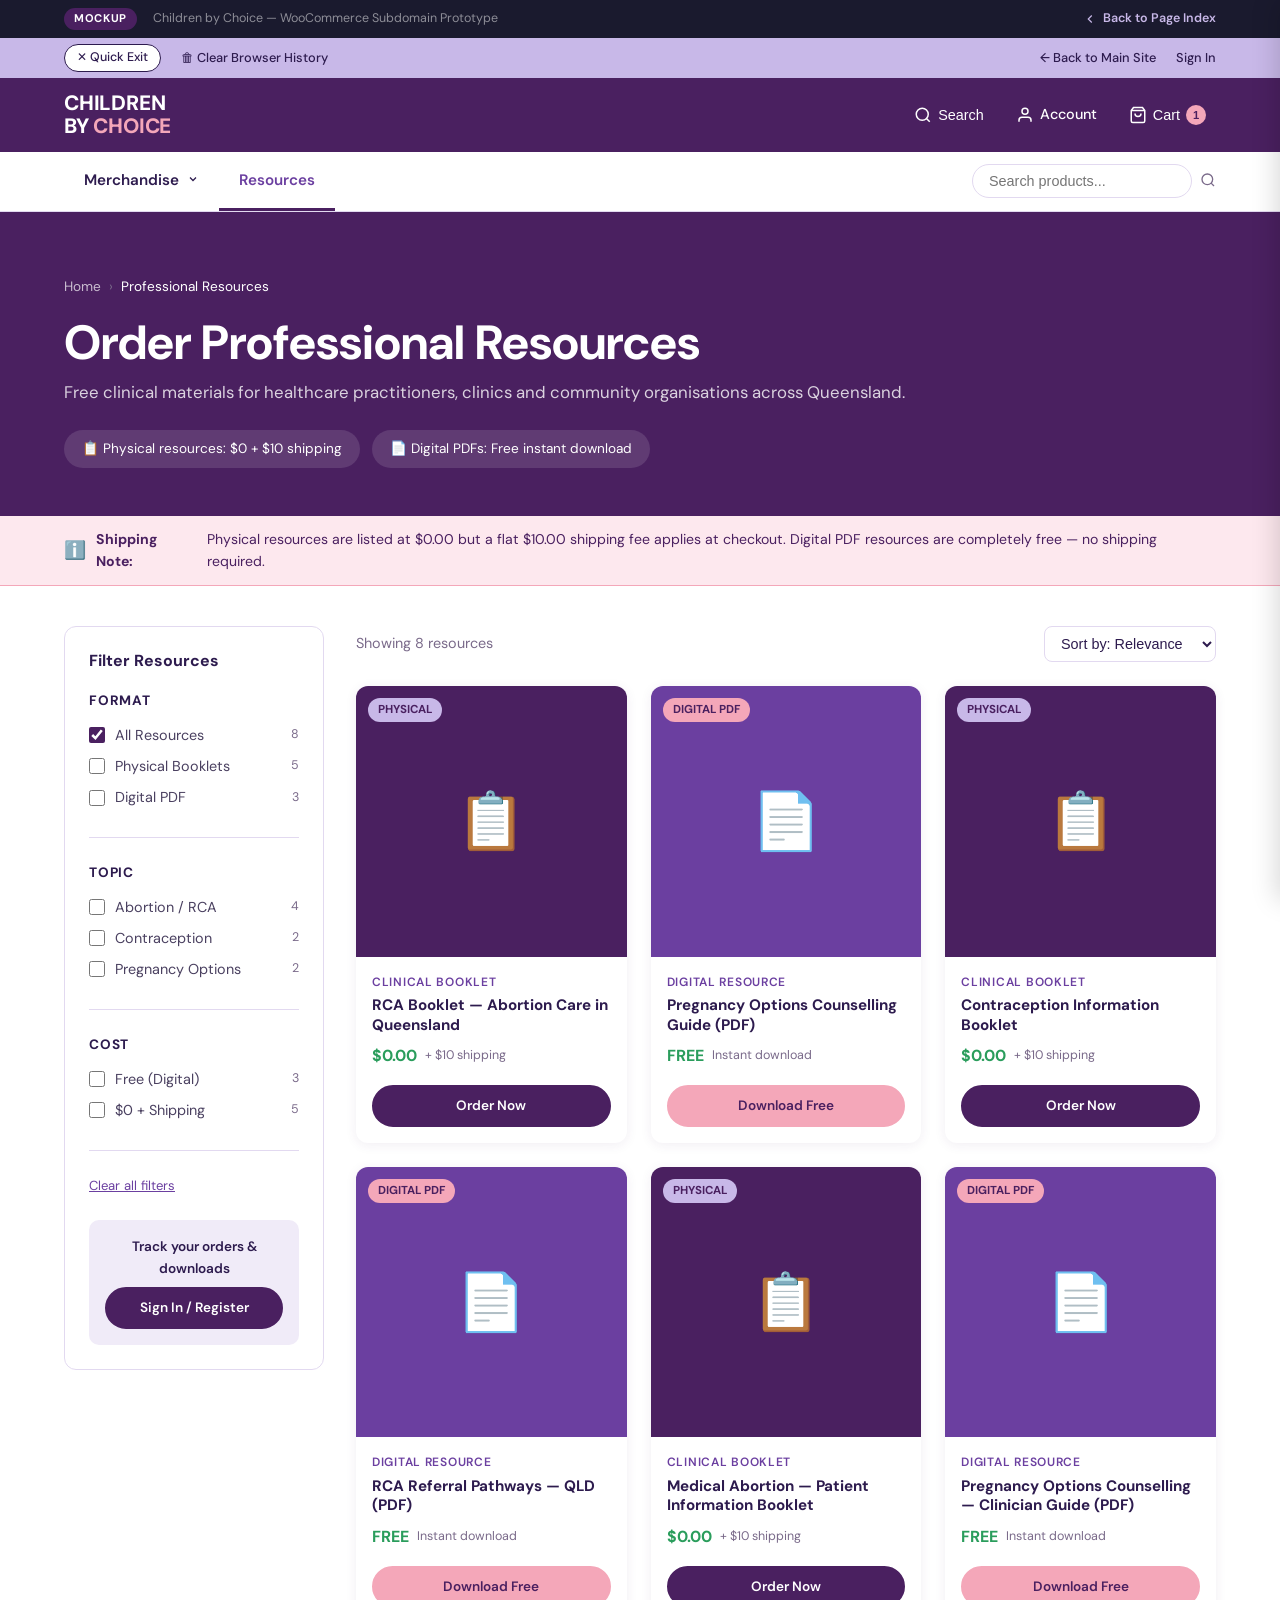
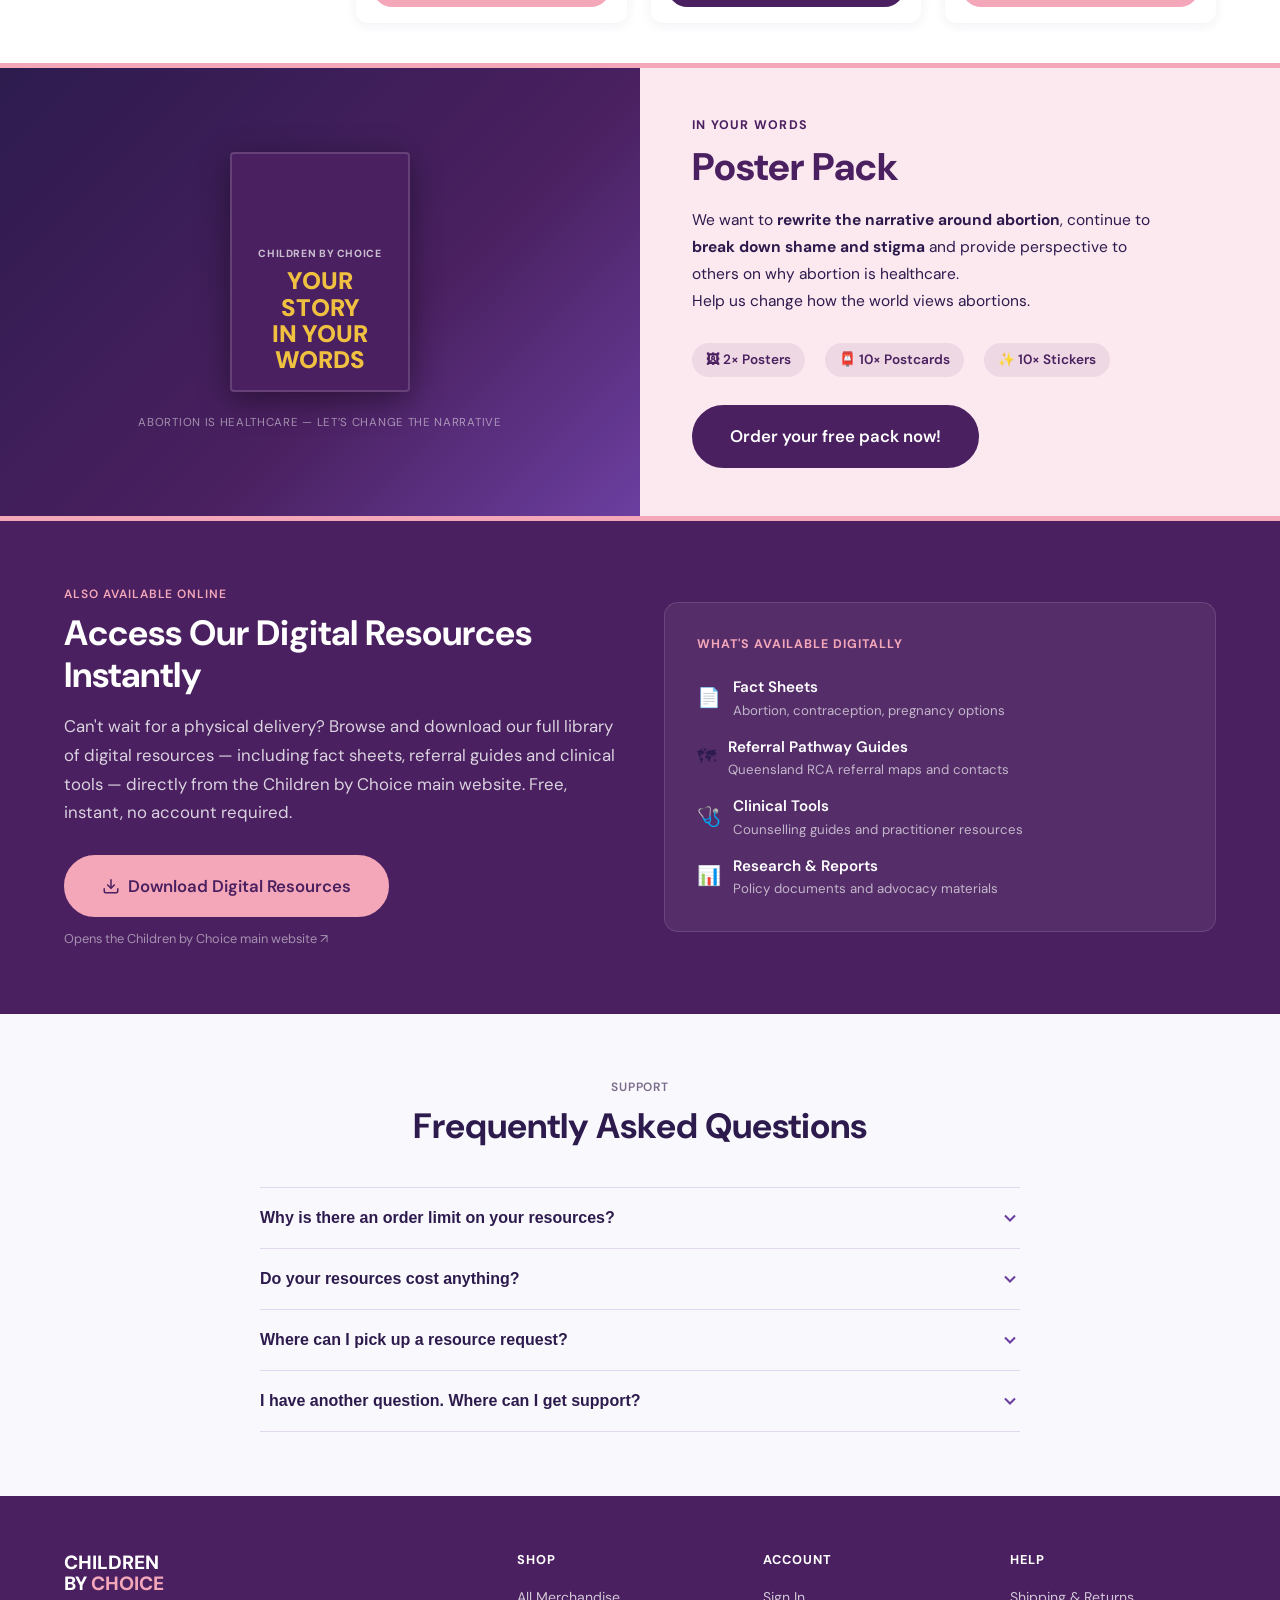
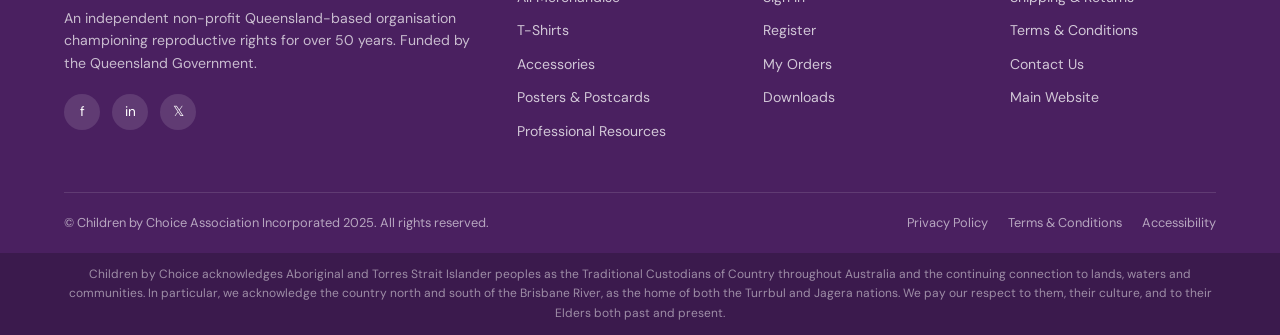
<file: resources.html>
<!DOCTYPE html>
<html lang="en">
<head>
  <meta charset="UTF-8">
  <meta name="viewport" content="width=device-width, initial-scale=1.0">
  <title>Order Professional Resources — Children by Choice</title>
  <link rel="preconnect" href="https://fonts.googleapis.com">
  <link href="https://fonts.googleapis.com/css2?family=DM+Sans:wght@400;500;600;700;800&display=swap" rel="stylesheet">
  <link rel="stylesheet" href="style.css">
</head>
<body>

<div id="site-header"></div>
<div id="cart-components"></div>

<!-- Page Hero -->
<div class="page-hero">
  <div class="container">
    <div class="breadcrumb" style="color:rgba(255,255,255,0.6);">
      <a href="index.html" style="color:rgba(255,255,255,0.7);">Home</a>
      <span>›</span>
      <span style="color:#fff;">Professional Resources</span>
    </div>
    <h1>Order Professional Resources</h1>
    <p>Free clinical materials for healthcare practitioners, clinics and community organisations across Queensland.</p>
    <div style="display:flex;gap:12px;margin-top:24px;flex-wrap:wrap;">
      <div style="background:rgba(255,255,255,0.12);border-radius:50px;padding:8px 18px;font-size:0.85rem;color:#fff;display:flex;align-items:center;gap:8px;">📋 Physical resources: $0 + $10 shipping</div>
      <div style="background:rgba(255,255,255,0.12);border-radius:50px;padding:8px 18px;font-size:0.85rem;color:#fff;display:flex;align-items:center;gap:8px;">📄 Digital PDFs: Free instant download</div>
    </div>
  </div>
</div>

<!-- Shipping Notice Banner -->
<div style="background:var(--pink-light);border-bottom:1px solid var(--pink);padding:12px 0;">
  <div class="container" style="display:flex;align-items:center;gap:10px;font-size:0.88rem;color:var(--purple-dark);">
    <span style="font-size:1.1rem;">ℹ️</span>
    <strong>Shipping Note:</strong> Physical resources are listed at $0.00 but a flat $10.00 shipping fee applies at checkout. Digital PDF resources are completely free — no shipping required.
  </div>
</div>

<section class="section-sm">
  <div class="container">
    <div class="catalog-layout">

      <!-- Filter Sidebar -->
      <aside class="filter-sidebar">
        <h3>Filter Resources</h3>

        <div class="filter-group">
          <div class="filter-group-title">Format</div>
          <label class="filter-option">
            <input type="checkbox" checked>
            <label>All Resources</label>
            <span class="count">8</span>
          </label>
          <label class="filter-option">
            <input type="checkbox">
            <label>Physical Booklets</label>
            <span class="count">5</span>
          </label>
          <label class="filter-option">
            <input type="checkbox">
            <label>Digital PDF</label>
            <span class="count">3</span>
          </label>
        </div>

        <div class="filter-group">
          <div class="filter-group-title">Topic</div>
          <label class="filter-option">
            <input type="checkbox">
            <label>Abortion / RCA</label>
            <span class="count">4</span>
          </label>
          <label class="filter-option">
            <input type="checkbox">
            <label>Contraception</label>
            <span class="count">2</span>
          </label>
          <label class="filter-option">
            <input type="checkbox">
            <label>Pregnancy Options</label>
            <span class="count">2</span>
          </label>
        </div>

        <div class="filter-group">
          <div class="filter-group-title">Cost</div>
          <label class="filter-option">
            <input type="checkbox">
            <label>Free (Digital)</label>
            <span class="count">3</span>
          </label>
          <label class="filter-option">
            <input type="checkbox">
            <label>$0 + Shipping</label>
            <span class="count">5</span>
          </label>
        </div>

        <a class="filter-clear">Clear all filters</a>

        <!-- Account CTA -->
        <div style="margin-top:24px;background:var(--purple-bg);border-radius:10px;padding:16px;text-align:center;">
          <div style="font-size:0.85rem;font-weight:600;margin-bottom:8px;">Track your orders & downloads</div>
          <a href="account.html" class="btn btn-primary btn-sm btn-full">Sign In / Register</a>
        </div>
      </aside>

      <!-- Resources Grid -->
      <div>
        <div class="catalog-toolbar">
          <div class="catalog-count">Showing 8 resources</div>
          <select class="sort-select">
            <option>Sort by: Relevance</option>
            <option>Sort by: Name A–Z</option>
            <option>Format: Digital First</option>
          </select>
        </div>

        <div class="product-grid product-grid-3">

          <!-- Resource 1 — Physical -->
          <div class="product-card">
            <div class="product-card-img" style="background:var(--purple-dark);display:flex;align-items:center;justify-content:center;aspect-ratio:1;">
              <span style="font-size:3.5rem;">📋</span>
              <span class="product-badge" style="background:var(--purple-light);color:var(--purple-dark);">PHYSICAL</span>
            </div>
            <div class="product-card-body">
              <div class="product-brand" style="color:var(--purple-mid);">Clinical Booklet</div>
              <div class="product-title">RCA Booklet — Abortion Care in Queensland</div>
              <div class="product-price">
                <span class="price-free">$0.00</span>
                <span style="font-size:0.78rem;color:var(--text-muted);">+ $10 shipping</span>
              </div>
            </div>
            <div class="product-card-footer">
              <a href="product-resource.html" class="btn btn-primary btn-sm" data-add-cart>Order Now</a>
            </div>
          </div>

          <!-- Resource 2 — Digital -->
          <div class="product-card">
            <div class="product-card-img" style="background:var(--purple-mid);display:flex;align-items:center;justify-content:center;aspect-ratio:1;">
              <span style="font-size:3.5rem;">📄</span>
              <span class="product-badge" style="background:var(--pink);color:var(--purple-dark);">DIGITAL PDF</span>
            </div>
            <div class="product-card-body">
              <div class="product-brand" style="color:var(--purple-mid);">Digital Resource</div>
              <div class="product-title">Pregnancy Options Counselling Guide (PDF)</div>
              <div class="product-price">
                <span class="price-free">FREE</span>
                <span style="font-size:0.78rem;color:var(--text-muted);">Instant download</span>
              </div>
            </div>
            <div class="product-card-footer">
              <a href="product-resource.html" class="btn btn-pink btn-sm" data-add-cart>Download Free</a>
            </div>
          </div>

          <!-- Resource 3 — Physical -->
          <div class="product-card">
            <div class="product-card-img" style="background:var(--purple-dark);display:flex;align-items:center;justify-content:center;aspect-ratio:1;">
              <span style="font-size:3.5rem;">📋</span>
              <span class="product-badge" style="background:var(--purple-light);color:var(--purple-dark);">PHYSICAL</span>
            </div>
            <div class="product-card-body">
              <div class="product-brand" style="color:var(--purple-mid);">Clinical Booklet</div>
              <div class="product-title">Contraception Information Booklet</div>
              <div class="product-price">
                <span class="price-free">$0.00</span>
                <span style="font-size:0.78rem;color:var(--text-muted);">+ $10 shipping</span>
              </div>
            </div>
            <div class="product-card-footer">
              <a href="product-resource.html" class="btn btn-primary btn-sm" data-add-cart>Order Now</a>
            </div>
          </div>

          <!-- Resource 4 — Digital -->
          <div class="product-card">
            <div class="product-card-img" style="background:var(--purple-mid);display:flex;align-items:center;justify-content:center;aspect-ratio:1;">
              <span style="font-size:3.5rem;">📄</span>
              <span class="product-badge" style="background:var(--pink);color:var(--purple-dark);">DIGITAL PDF</span>
            </div>
            <div class="product-card-body">
              <div class="product-brand" style="color:var(--purple-mid);">Digital Resource</div>
              <div class="product-title">RCA Referral Pathways — QLD (PDF)</div>
              <div class="product-price">
                <span class="price-free">FREE</span>
                <span style="font-size:0.78rem;color:var(--text-muted);">Instant download</span>
              </div>
            </div>
            <div class="product-card-footer">
              <a href="product-resource.html" class="btn btn-pink btn-sm" data-add-cart>Download Free</a>
            </div>
          </div>

          <!-- Resource 5 — Physical -->
          <div class="product-card">
            <div class="product-card-img" style="background:var(--purple-dark);display:flex;align-items:center;justify-content:center;aspect-ratio:1;">
              <span style="font-size:3.5rem;">📋</span>
              <span class="product-badge" style="background:var(--purple-light);color:var(--purple-dark);">PHYSICAL</span>
            </div>
            <div class="product-card-body">
              <div class="product-brand" style="color:var(--purple-mid);">Clinical Booklet</div>
              <div class="product-title">Medical Abortion — Patient Information Booklet</div>
              <div class="product-price">
                <span class="price-free">$0.00</span>
                <span style="font-size:0.78rem;color:var(--text-muted);">+ $10 shipping</span>
              </div>
            </div>
            <div class="product-card-footer">
              <a href="product-resource.html" class="btn btn-primary btn-sm" data-add-cart>Order Now</a>
            </div>
          </div>

          <!-- Resource 6 — Digital -->
          <div class="product-card">
            <div class="product-card-img" style="background:var(--purple-mid);display:flex;align-items:center;justify-content:center;aspect-ratio:1;">
              <span style="font-size:3.5rem;">📄</span>
              <span class="product-badge" style="background:var(--pink);color:var(--purple-dark);">DIGITAL PDF</span>
            </div>
            <div class="product-card-body">
              <div class="product-brand" style="color:var(--purple-mid);">Digital Resource</div>
              <div class="product-title">Pregnancy Options Counselling — Clinician Guide (PDF)</div>
              <div class="product-price">
                <span class="price-free">FREE</span>
                <span style="font-size:0.78rem;color:var(--text-muted);">Instant download</span>
              </div>
            </div>
            <div class="product-card-footer">
              <a href="product-resource.html" class="btn btn-pink btn-sm" data-add-cart>Download Free</a>
            </div>
          </div>

        </div>
      </div>

    </div>
  </div>
</section>

<!-- ===== IN YOUR WORDS FEATURE BLOCK ===== -->
<section class="iyw-feature">
  <div class="iyw-feature-inner">

    <!-- Left: Product Visual -->
    <div class="iyw-feature-img">
      <div class="iyw-feature-img-placeholder">
        <div class="poster-mock">
          <div class="poster-headline">Children by Choice</div>
          <div class="poster-title">Your Story<br>In Your<br>Words</div>
        </div>
        <div style="font-size:0.72rem;color:rgba(255,255,255,0.5);text-align:center;margin-top:10px;letter-spacing:0.06em;text-transform:uppercase;">Abortion is Healthcare &mdash; Let&rsquo;s Change the Narrative</div>
      </div>
    </div>

    <!-- Right: Content Panel -->
    <div class="iyw-feature-content">
      <div class="iyw-eyebrow">In Your Words</div>
      <h2>Poster Pack</h2>
      <p>We want to <strong>rewrite the narrative around abortion</strong>, continue to <strong>break down shame and stigma</strong> and provide perspective to others on why abortion is healthcare.<br>Help us change how the world views abortions.</p>
      <div class="iyw-pack-contents">
        <span class="iyw-pack-item">🖼 2&times; Posters</span>
        <span class="iyw-pack-item">📮 10&times; Postcards</span>
        <span class="iyw-pack-item">✨ 10&times; Stickers</span>
      </div>
      <a href="product.html" class="btn btn-primary btn-lg" style="align-self:flex-start;">Order your free pack now!</a>
    </div>

  </div>
</section>

<!-- ===== DIGITAL RESOURCES CTA ===== -->
<section class="section" style="background:var(--purple-dark);">
  <div class="container">
    <div style="display:grid;grid-template-columns:1fr 1fr;gap:48px;align-items:center;">
      <div>
        <div class="label-sm mb-8" style="color:var(--pink);">Also Available Online</div>
        <h2 style="color:#fff;margin-bottom:16px;">Access Our Digital Resources Instantly</h2>
        <p style="color:rgba(255,255,255,0.8);font-size:1.05rem;line-height:1.7;margin-bottom:28px;">Can't wait for a physical delivery? Browse and download our full library of digital resources — including fact sheets, referral guides and clinical tools — directly from the Children by Choice main website. Free, instant, no account required.</p>
        <a href="https://www.childrenbychoice.org.au/for-professionals/downloadable-resources-information/" target="_blank" rel="noopener" class="btn btn-pink btn-lg">
          <svg width="18" height="18" fill="none" stroke="currentColor" stroke-width="2" viewBox="0 0 24 24"><path d="M21 15v4a2 2 0 0 1-2 2H5a2 2 0 0 1-2-2v-4"/><polyline points="7 10 12 15 17 10"/><line x1="12" y1="15" x2="12" y2="3"/></svg>
          Download Digital Resources
        </a>
        <p style="font-size:0.8rem;color:rgba(255,255,255,0.5);margin-top:12px;">Opens the Children by Choice main website ↗</p>
      </div>
      <div style="background:rgba(255,255,255,0.06);border:1px solid rgba(255,255,255,0.12);border-radius:14px;padding:32px;">
        <div style="font-size:0.78rem;font-weight:700;letter-spacing:0.08em;text-transform:uppercase;color:var(--pink);margin-bottom:20px;">What's available digitally</div>
        <div style="display:flex;flex-direction:column;gap:14px;">
          <div style="display:flex;align-items:center;gap:12px;">
            <span style="font-size:1.2rem;">📄</span>
            <div>
              <div style="color:#fff;font-weight:600;font-size:0.95rem;">Fact Sheets</div>
              <div style="color:rgba(255,255,255,0.65);font-size:0.83rem;">Abortion, contraception, pregnancy options</div>
            </div>
          </div>
          <div style="display:flex;align-items:center;gap:12px;">
            <span style="font-size:1.2rem;">🗺</span>
            <div>
              <div style="color:#fff;font-weight:600;font-size:0.95rem;">Referral Pathway Guides</div>
              <div style="color:rgba(255,255,255,0.65);font-size:0.83rem;">Queensland RCA referral maps and contacts</div>
            </div>
          </div>
          <div style="display:flex;align-items:center;gap:12px;">
            <span style="font-size:1.2rem;">🩺</span>
            <div>
              <div style="color:#fff;font-weight:600;font-size:0.95rem;">Clinical Tools</div>
              <div style="color:rgba(255,255,255,0.65);font-size:0.83rem;">Counselling guides and practitioner resources</div>
            </div>
          </div>
          <div style="display:flex;align-items:center;gap:12px;">
            <span style="font-size:1.2rem;">📊</span>
            <div>
              <div style="color:#fff;font-weight:600;font-size:0.95rem;">Research &amp; Reports</div>
              <div style="color:rgba(255,255,255,0.65);font-size:0.83rem;">Policy documents and advocacy materials</div>
            </div>
          </div>
        </div>
      </div>
    </div>
  </div>
</section>

<!-- ===== FAQ SECTION ===== -->
<section class="section" style="background:var(--grey-bg);">
  <div class="container">
    <div style="max-width:760px;margin:0 auto;">
      <div class="label-sm mb-8" style="text-align:center;">Support</div>
      <h2 style="text-align:center;margin-bottom:40px;">Frequently Asked Questions</h2>

      <div class="faq-list">

        <div class="faq-item">
          <button class="faq-trigger" aria-expanded="false">
            Why is there an order limit on your resources?
            <svg class="faq-icon" width="20" height="20" fill="none" stroke="currentColor" stroke-width="2.5" viewBox="0 0 24 24"><polyline points="6 9 12 15 18 9"/></svg>
          </button>
          <div class="faq-body">
            <p>Many of our resources are the direct result of grant projects and activities within our Education and Community Engagement Team. Unfortunately, we have limited capacity to stock physical resources, and to ensure all services are able to receive CbyC resources we have put limits on our online requests. If you would like to make a bulk order, please contact our team at <a href="mailto:ed@childrenbychoice.org.au" style="color:var(--purple-mid);font-weight:600;">ed@childrenbychoice.org.au</a>.</p>
          </div>
        </div>

        <div class="faq-item">
          <button class="faq-trigger" aria-expanded="false">
            Do your resources cost anything?
            <svg class="faq-icon" width="20" height="20" fill="none" stroke="currentColor" stroke-width="2.5" viewBox="0 0 24 24"><polyline points="6 9 12 15 18 9"/></svg>
          </button>
          <div class="faq-body">
            <p>All our resources are free of charge. Depending on the type of resource you order, there may be shipping fees attached to keep up with our high capacity. If you have any questions or clarifications about shipping costs, please contact us at <a href="mailto:ed@childrenbychoice.org.au" style="color:var(--purple-mid);font-weight:600;">ed@childrenbychoice.org.au</a>.</p>
          </div>
        </div>

        <div class="faq-item">
          <button class="faq-trigger" aria-expanded="false">
            Where can I pick up a resource request?
            <svg class="faq-icon" width="20" height="20" fill="none" stroke="currentColor" stroke-width="2.5" viewBox="0 0 24 24"><polyline points="6 9 12 15 18 9"/></svg>
          </button>
          <div class="faq-body">
            <p>There's no need for pick-up, we ship resource requests directly to services! Please add your preferred address, phone number, and email on your request so we can contact you if needed.</p>
          </div>
        </div>

        <div class="faq-item">
          <button class="faq-trigger" aria-expanded="false">
            I have another question. Where can I get support?
            <svg class="faq-icon" width="20" height="20" fill="none" stroke="currentColor" stroke-width="2.5" viewBox="0 0 24 24"><polyline points="6 9 12 15 18 9"/></svg>
          </button>
          <div class="faq-body">
            <p>Please contact our Education and Community Engagement Team at <a href="mailto:ed@childrenbychoice.org.au" style="color:var(--purple-mid);font-weight:600;">ed@childrenbychoice.org.au</a> or call us on <a href="tel:0733579933" style="color:var(--purple-mid);font-weight:600;">(07) 3357 9933</a> for more information about our resources.</p>
          </div>
        </div>

      </div>
    </div>
  </div>
</section>

<div id="site-footer"></div>
<script src="components.js"></script>
<script src="main.js"></script>
</body>
</html>
</file>
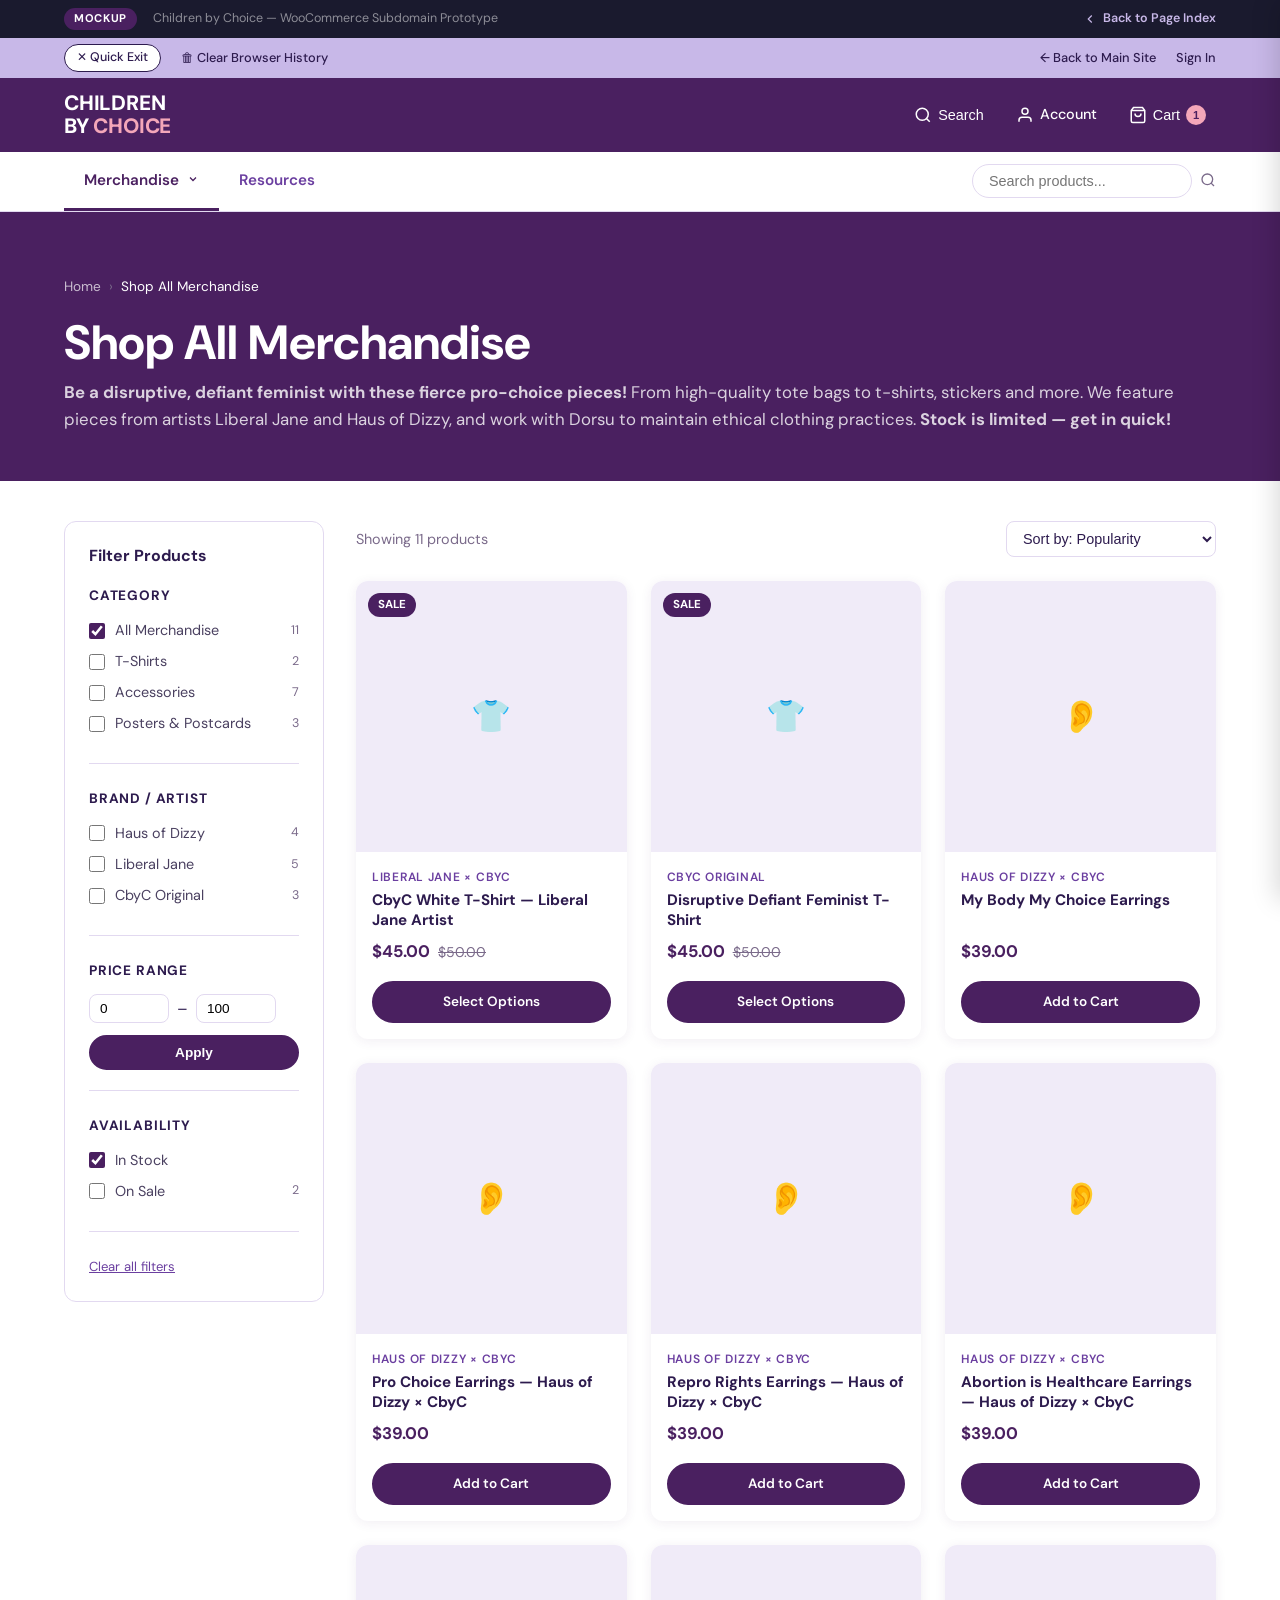
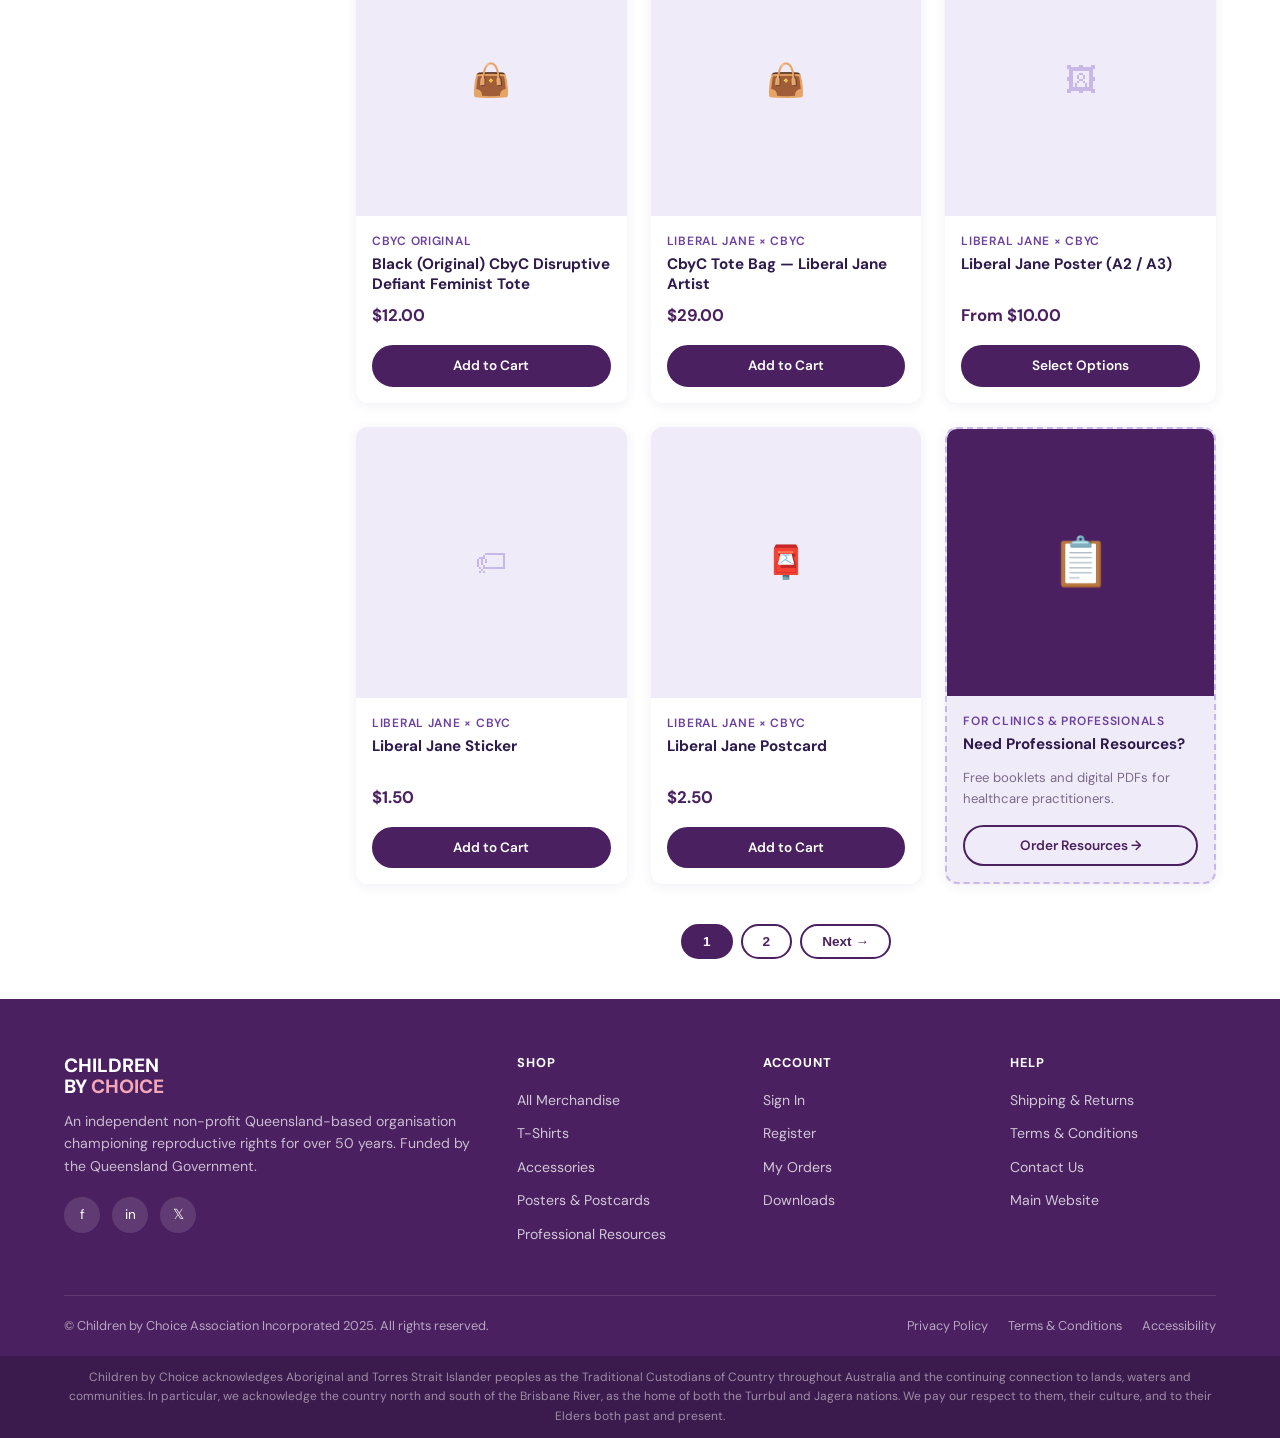
<file: shop.html>
<!DOCTYPE html>
<html lang="en">
<head>
  <meta charset="UTF-8">
  <meta name="viewport" content="width=device-width, initial-scale=1.0">
  <title>Shop All Merchandise — Children by Choice</title>
  <link rel="preconnect" href="https://fonts.googleapis.com">
  <link href="https://fonts.googleapis.com/css2?family=DM+Sans:wght@400;500;600;700;800&display=swap" rel="stylesheet">
  <link rel="stylesheet" href="style.css">
</head>
<body>

<div id="site-header"></div>
<div id="cart-components"></div>

<!-- Page Hero -->
<div class="page-hero">
  <div class="container">
    <div class="breadcrumb" style="color:rgba(255,255,255,0.6);">
      <a href="index.html" style="color:rgba(255,255,255,0.7);">Home</a>
      <span>›</span>
      <span style="color:#fff;">Shop All Merchandise</span>
    </div>
    <h1>Shop All Merchandise</h1>
    <p><strong>Be a disruptive, defiant feminist with these fierce pro-choice pieces!</strong> From high-quality tote bags to t-shirts, stickers and more. We feature pieces from artists Liberal Jane and Haus of Dizzy, and work with Dorsu to maintain ethical clothing practices. <strong>Stock is limited — get in quick!</strong></p>
  </div>
</div>

<!-- Mobile Filter Button -->
<div class="container" style="padding-top:16px;display:none;" id="mobileFilterRow">
  <button class="btn btn-outline btn-sm" id="mobileFilterBtn">⚙ Filters</button>
</div>

<section class="section-sm">
  <div class="container">
    <div class="catalog-layout">

      <!-- Filter Sidebar -->
      <aside class="filter-sidebar">
        <h3>Filter Products</h3>

        <div class="filter-group">
          <div class="filter-group-title">Category</div>
          <label class="filter-option">
            <input type="checkbox" checked>
            <label>All Merchandise</label>
            <span class="count">11</span>
          </label>
          <label class="filter-option">
            <input type="checkbox">
            <label>T-Shirts</label>
            <span class="count">2</span>
          </label>
          <label class="filter-option">
            <input type="checkbox">
            <label>Accessories</label>
            <span class="count">7</span>
          </label>
          <label class="filter-option">
            <input type="checkbox">
            <label>Posters & Postcards</label>
            <span class="count">3</span>
          </label>
        </div>

        <div class="filter-group">
          <div class="filter-group-title">Brand / Artist</div>
          <label class="filter-option">
            <input type="checkbox">
            <label>Haus of Dizzy</label>
            <span class="count">4</span>
          </label>
          <label class="filter-option">
            <input type="checkbox">
            <label>Liberal Jane</label>
            <span class="count">5</span>
          </label>
          <label class="filter-option">
            <input type="checkbox">
            <label>CbyC Original</label>
            <span class="count">3</span>
          </label>
        </div>

        <div class="filter-group">
          <div class="filter-group-title">Price Range</div>
          <div class="price-range">
            <input type="number" placeholder="$0" value="0">
            <span>–</span>
            <input type="number" placeholder="$100" value="100">
          </div>
          <button class="btn btn-primary btn-sm" style="margin-top:12px;width:100%;">Apply</button>
        </div>

        <div class="filter-group">
          <div class="filter-group-title">Availability</div>
          <label class="filter-option">
            <input type="checkbox" checked>
            <label>In Stock</label>
          </label>
          <label class="filter-option">
            <input type="checkbox">
            <label>On Sale</label>
            <span class="count">2</span>
          </label>
        </div>

        <a class="filter-clear">Clear all filters</a>
      </aside>

      <!-- Product Grid -->
      <div>
        <div class="catalog-toolbar">
          <div class="catalog-count">Showing 11 products</div>
          <select class="sort-select">
            <option>Sort by: Popularity</option>
            <option>Sort by: Price (Low–High)</option>
            <option>Sort by: Price (High–Low)</option>
            <option>Sort by: Newest</option>
          </select>
        </div>

        <div class="product-grid product-grid-3">

          <!-- T-Shirt 1 -->
          <div class="product-card">
            <div class="product-card-img img-placeholder">
              <span>👕</span>
              <span class="product-badge sale">SALE</span>
            </div>
            <div class="product-card-body">
              <div class="product-brand">Liberal Jane × CbyC</div>
              <div class="product-title">CbyC White T-Shirt — Liberal Jane Artist</div>
              <div class="product-price">
                <span class="price-current">$45.00</span>
                <span class="price-original">$50.00</span>
              </div>
            </div>
            <div class="product-card-footer">
              <a href="product.html" class="btn btn-primary btn-sm">Select Options</a>
            </div>
          </div>

          <!-- T-Shirt 2 -->
          <div class="product-card">
            <div class="product-card-img img-placeholder">
              <span>👕</span>
              <span class="product-badge sale">SALE</span>
            </div>
            <div class="product-card-body">
              <div class="product-brand">CbyC Original</div>
              <div class="product-title">Disruptive Defiant Feminist T-Shirt</div>
              <div class="product-price">
                <span class="price-current">$45.00</span>
                <span class="price-original">$50.00</span>
              </div>
            </div>
            <div class="product-card-footer">
              <a href="product.html" class="btn btn-primary btn-sm">Select Options</a>
            </div>
          </div>

          <!-- Earrings 1 -->
          <div class="product-card">
            <div class="product-card-img img-placeholder"><span>👂</span></div>
            <div class="product-card-body">
              <div class="product-brand">Haus of Dizzy × CbyC</div>
              <div class="product-title">My Body My Choice Earrings</div>
              <div class="product-price">
                <span class="price-current">$39.00</span>
              </div>
            </div>
            <div class="product-card-footer">
              <a href="product.html" class="btn btn-primary btn-sm" data-add-cart>Add to Cart</a>
            </div>
          </div>

          <!-- Earrings 2 -->
          <div class="product-card">
            <div class="product-card-img img-placeholder"><span>👂</span></div>
            <div class="product-card-body">
              <div class="product-brand">Haus of Dizzy × CbyC</div>
              <div class="product-title">Pro Choice Earrings — Haus of Dizzy × CbyC</div>
              <div class="product-price">
                <span class="price-current">$39.00</span>
              </div>
            </div>
            <div class="product-card-footer">
              <a href="product.html" class="btn btn-primary btn-sm" data-add-cart>Add to Cart</a>
            </div>
          </div>

          <!-- Earrings 3 -->
          <div class="product-card">
            <div class="product-card-img img-placeholder"><span>👂</span></div>
            <div class="product-card-body">
              <div class="product-brand">Haus of Dizzy × CbyC</div>
              <div class="product-title">Repro Rights Earrings — Haus of Dizzy × CbyC</div>
              <div class="product-price">
                <span class="price-current">$39.00</span>
              </div>
            </div>
            <div class="product-card-footer">
              <a href="product.html" class="btn btn-primary btn-sm" data-add-cart>Add to Cart</a>
            </div>
          </div>

          <!-- Earrings 4 -->
          <div class="product-card">
            <div class="product-card-img img-placeholder"><span>👂</span></div>
            <div class="product-card-body">
              <div class="product-brand">Haus of Dizzy × CbyC</div>
              <div class="product-title">Abortion is Healthcare Earrings — Haus of Dizzy × CbyC</div>
              <div class="product-price">
                <span class="price-current">$39.00</span>
              </div>
            </div>
            <div class="product-card-footer">
              <a href="product.html" class="btn btn-primary btn-sm" data-add-cart>Add to Cart</a>
            </div>
          </div>

          <!-- Tote 1 -->
          <div class="product-card">
            <div class="product-card-img img-placeholder"><span>👜</span></div>
            <div class="product-card-body">
              <div class="product-brand">CbyC Original</div>
              <div class="product-title">Black (Original) CbyC Disruptive Defiant Feminist Tote</div>
              <div class="product-price">
                <span class="price-current">$12.00</span>
              </div>
            </div>
            <div class="product-card-footer">
              <a href="product.html" class="btn btn-primary btn-sm" data-add-cart>Add to Cart</a>
            </div>
          </div>

          <!-- Tote 2 -->
          <div class="product-card">
            <div class="product-card-img img-placeholder"><span>👜</span></div>
            <div class="product-card-body">
              <div class="product-brand">Liberal Jane × CbyC</div>
              <div class="product-title">CbyC Tote Bag — Liberal Jane Artist</div>
              <div class="product-price">
                <span class="price-current">$29.00</span>
              </div>
            </div>
            <div class="product-card-footer">
              <a href="product.html" class="btn btn-primary btn-sm" data-add-cart>Add to Cart</a>
            </div>
          </div>

          <!-- Poster -->
          <div class="product-card">
            <div class="product-card-img img-placeholder"><span>🖼</span></div>
            <div class="product-card-body">
              <div class="product-brand">Liberal Jane × CbyC</div>
              <div class="product-title">Liberal Jane Poster (A2 / A3)</div>
              <div class="product-price">
                <span class="price-current">From $10.00</span>
              </div>
            </div>
            <div class="product-card-footer">
              <a href="product.html" class="btn btn-primary btn-sm">Select Options</a>
            </div>
          </div>

          <!-- Sticker -->
          <div class="product-card">
            <div class="product-card-img img-placeholder"><span>🏷</span></div>
            <div class="product-card-body">
              <div class="product-brand">Liberal Jane × CbyC</div>
              <div class="product-title">Liberal Jane Sticker</div>
              <div class="product-price">
                <span class="price-current">$1.50</span>
              </div>
            </div>
            <div class="product-card-footer">
              <a href="product.html" class="btn btn-primary btn-sm" data-add-cart>Add to Cart</a>
            </div>
          </div>

          <!-- Postcard -->
          <div class="product-card">
            <div class="product-card-img img-placeholder"><span>📮</span></div>
            <div class="product-card-body">
              <div class="product-brand">Liberal Jane × CbyC</div>
              <div class="product-title">Liberal Jane Postcard</div>
              <div class="product-price">
                <span class="price-current">$2.50</span>
              </div>
            </div>
            <div class="product-card-footer">
              <a href="product.html" class="btn btn-primary btn-sm" data-add-cart>Add to Cart</a>
            </div>
          </div>

          <!-- Resources CTA Card -->
          <div class="product-card" style="background:var(--purple-bg);border:2px dashed var(--purple-light);">
            <div class="product-card-img" style="background:var(--purple-dark);display:flex;align-items:center;justify-content:center;aspect-ratio:1;">
              <span style="font-size:3rem;">📋</span>
            </div>
            <div class="product-card-body">
              <div class="product-brand" style="color:var(--purple-mid);">For Clinics & Professionals</div>
              <div class="product-title">Need Professional Resources?</div>
              <p style="font-size:0.82rem;color:var(--text-muted);margin-top:4px;">Free booklets and digital PDFs for healthcare practitioners.</p>
            </div>
            <div class="product-card-footer">
              <a href="resources.html" class="btn btn-outline btn-sm">Order Resources →</a>
            </div>
          </div>

        </div>

        <!-- Pagination -->
        <div style="display:flex;justify-content:center;gap:8px;margin-top:40px;">
          <button class="btn btn-primary btn-sm">1</button>
          <button class="btn btn-outline btn-sm">2</button>
          <button class="btn btn-outline btn-sm">Next →</button>
        </div>

      </div>
    </div>
  </div>
</section>

<div id="site-footer"></div>
<script src="components.js"></script>
<script src="main.js"></script>
</body>
</html>
</file>
<file: style.css>
/* =========================================================
   Children by Choice — Shop Subdomain Design System
   Derived from main site brand assets
   ========================================================= */

/* --- Reset & Base --- */
*, *::before, *::after { box-sizing: border-box; margin: 0; padding: 0; }
html { font-size: 16px; scroll-behavior: smooth; }
body { font-family: 'DM Sans', 'Inter', sans-serif; color: #2D1B4E; background: #fff; line-height: 1.6; }
a { color: inherit; text-decoration: none; }
img { max-width: 100%; display: block; }

/* --- Brand Tokens --- */
:root {
  --purple-dark:   #4A2060;
  --purple-mid:    #6B3FA0;
  --purple-light:  #C8B8E8;
  --purple-bg:     #F0EBF8;
  --pink:          #F4A7B9;
  --pink-light:    #FDE8EE;
  --white:         #FFFFFF;
  --grey-bg:       #F9F8FC;
  --text-dark:     #2D1B4E;
  --text-body:     #4A4060;
  --text-muted:    #7A6A8A;
  --border:        #E2D9F0;
  --radius-pill:   50px;
  --radius-card:   12px;
  --shadow:        0 2px 12px rgba(74,32,96,0.08);
  --shadow-hover:  0 6px 24px rgba(74,32,96,0.15);
  --transition:    0.2s ease;
}

/* --- Typography --- */
h1, h2, h3, h4, h5 { font-weight: 700; color: var(--text-dark); line-height: 1.2; }
h1 { font-size: clamp(2rem, 4vw, 3rem); }
h2 { font-size: clamp(1.5rem, 3vw, 2.2rem); }
h3 { font-size: clamp(1.1rem, 2vw, 1.4rem); }
h4 { font-size: 1.1rem; }
p { color: var(--text-body); font-size: 1rem; }
.label-sm { font-size: 0.75rem; font-weight: 600; letter-spacing: 0.08em; text-transform: uppercase; color: var(--text-muted); }

/* --- Utility --- */
.container { max-width: 1200px; margin: 0 auto; padding: 0 24px; }
.container-wide { max-width: 1400px; margin: 0 auto; padding: 0 24px; }
.section { padding: 64px 0; }
.section-sm { padding: 40px 0; }
.text-center { text-align: center; }
.text-purple { color: var(--purple-dark); }
.bg-purple-dark { background: var(--purple-dark); }
.bg-purple-light { background: var(--purple-bg); }
.bg-pink-light { background: var(--pink-light); }
.bg-grey { background: var(--grey-bg); }
.flex { display: flex; }
.flex-center { display: flex; align-items: center; justify-content: center; }
.gap-8 { gap: 8px; }
.gap-16 { gap: 16px; }
.gap-24 { gap: 24px; }
.gap-32 { gap: 32px; }
.mt-8 { margin-top: 8px; }
.mt-16 { margin-top: 16px; }
.mt-24 { margin-top: 24px; }
.mt-32 { margin-top: 32px; }
.mb-8 { margin-bottom: 8px; }
.mb-16 { margin-bottom: 16px; }
.mb-24 { margin-bottom: 24px; }
.mb-32 { margin-bottom: 32px; }

/* --- Buttons --- */
.btn {
  display: inline-flex; align-items: center; justify-content: center; gap: 8px;
  padding: 12px 28px; border-radius: var(--radius-pill); font-size: 0.95rem;
  font-weight: 600; cursor: pointer; border: 2px solid transparent;
  transition: all var(--transition); white-space: nowrap;
}
.btn-primary { background: var(--purple-dark); color: #fff; border-color: var(--purple-dark); }
.btn-primary:hover { background: var(--purple-mid); border-color: var(--purple-mid); }
.btn-outline { background: transparent; color: var(--purple-dark); border-color: var(--purple-dark); }
.btn-outline:hover { background: var(--purple-dark); color: #fff; }
.btn-pink { background: var(--pink); color: var(--purple-dark); border-color: var(--pink); }
.btn-pink:hover { background: #f090a8; border-color: #f090a8; }
.btn-white { background: #fff; color: var(--purple-dark); border-color: #fff; }
.btn-white:hover { background: var(--purple-bg); }
.btn-sm { padding: 8px 20px; font-size: 0.85rem; }
.btn-lg { padding: 16px 36px; font-size: 1.05rem; }
.btn-full { width: 100%; }

/* --- Utility Bar --- */
.utility-bar {
  background: var(--purple-light);
  padding: 6px 0;
  font-size: 0.8rem;
}
.utility-bar .container { display: flex; justify-content: space-between; align-items: center; }
.utility-bar a { color: var(--text-dark); font-weight: 500; display: inline-flex; align-items: center; gap: 6px; }
.utility-bar a:hover { text-decoration: underline; }
.utility-left, .utility-right { display: flex; gap: 20px; align-items: center; }
.quick-exit {
  background: #fff; border: 1px solid var(--text-dark); border-radius: 20px;
  padding: 3px 12px; font-weight: 600; font-size: 0.78rem;
  display: inline-flex; align-items: center; gap: 5px;
}

/* --- Main Header --- */
.site-header { background: var(--purple-dark); padding: 14px 0; }
.site-header .container { display: flex; align-items: center; justify-content: space-between; gap: 16px; }
.site-logo { display: flex; flex-direction: column; }
.site-logo .logo-text { font-size: 1.3rem; font-weight: 800; color: #fff; line-height: 1.1; letter-spacing: -0.01em; }
.site-logo .logo-text span { color: var(--pink); }
.header-actions { display: flex; align-items: center; gap: 12px; }
.header-icon-btn {
  background: none; border: none; cursor: pointer; color: #fff;
  display: flex; align-items: center; gap: 6px; font-size: 0.9rem; font-weight: 500;
  padding: 6px 10px; border-radius: 8px; transition: background var(--transition);
}
.header-icon-btn:hover { background: rgba(255,255,255,0.12); }
.cart-count {
  background: var(--pink); color: var(--purple-dark); border-radius: 50%;
  width: 20px; height: 20px; font-size: 0.7rem; font-weight: 700;
  display: inline-flex; align-items: center; justify-content: center;
}

/* --- Shop Navigation --- */
.shop-nav { background: #fff; border-bottom: 1px solid var(--border); padding: 0; }
.shop-nav .container { display: flex; align-items: center; justify-content: space-between; }
.shop-nav-links { display: flex; gap: 0; }
.shop-nav-links a {
  padding: 16px 20px; font-size: 0.95rem; font-weight: 600; color: var(--text-dark);
  border-bottom: 3px solid transparent; transition: all var(--transition); display: block;
}
.shop-nav-links a:hover, .shop-nav-links a.active { color: var(--purple-dark); border-bottom-color: var(--purple-dark); }
.shop-nav-links a.resources-link { color: var(--purple-mid); }
/* --- Nav Dropdown --- */
.nav-dropdown { position: relative; display: inline-flex; }
.nav-dropdown-trigger {
  padding: 16px 20px; font-size: 0.95rem; font-weight: 600; color: var(--text-dark);
  border-bottom: 3px solid transparent; transition: all var(--transition);
  display: flex; align-items: center; cursor: pointer; user-select: none;
}
.nav-dropdown-trigger:hover,
.nav-dropdown.open .nav-dropdown-trigger { color: var(--purple-dark); border-bottom-color: var(--purple-dark); }
.nav-dropdown-menu {
  position: absolute; top: calc(100% + 1px); left: 0;
  background: #fff; border: 1px solid var(--border); border-radius: 10px;
  box-shadow: 0 8px 24px rgba(74,32,96,0.12); min-width: 220px;
  padding: 8px 0; z-index: 200;
  opacity: 0; pointer-events: none; transform: translateY(-6px);
  transition: opacity 0.18s ease, transform 0.18s ease;
}
.nav-dropdown.open .nav-dropdown-menu { opacity: 1; pointer-events: all; transform: translateY(0); }
.nav-dropdown-item {
  display: block; padding: 10px 18px; font-size: 0.9rem; font-weight: 500;
  color: var(--text-dark); transition: background var(--transition), color var(--transition);
}
.nav-dropdown-item:hover { background: var(--purple-bg); color: var(--purple-dark); }
.nav-dropdown-item-all { font-weight: 700; color: var(--purple-mid); }
.nav-dropdown-item-all:hover { color: var(--purple-dark); }
.nav-dropdown-divider { height: 1px; background: var(--border); margin: 6px 0; }

.shop-search { display: flex; align-items: center; gap: 8px; }
.shop-search input {
  border: 1px solid var(--border); border-radius: var(--radius-pill);
  padding: 8px 16px; font-size: 0.9rem; width: 220px; outline: none;
  transition: border-color var(--transition);
}
.shop-search input:focus { border-color: var(--purple-mid); }
.shop-search button { background: none; border: none; cursor: pointer; color: var(--text-muted); }

/* --- Footer --- */
.site-footer { background: var(--purple-dark); color: rgba(255,255,255,0.85); padding: 56px 0 0; }
.footer-grid { display: grid; grid-template-columns: 2fr 1fr 1fr 1fr; gap: 40px; padding-bottom: 40px; }
.footer-logo .logo-text { font-size: 1.2rem; font-weight: 800; color: #fff; line-height: 1.1; }
.footer-logo .logo-text span { color: var(--pink); }
.footer-logo p { margin-top: 12px; font-size: 0.88rem; color: rgba(255,255,255,0.7); line-height: 1.6; }
.footer-col h5 { color: #fff; font-size: 0.8rem; letter-spacing: 0.08em; text-transform: uppercase; margin-bottom: 16px; }
.footer-col ul { list-style: none; }
.footer-col ul li { margin-bottom: 8px; }
.footer-col ul li a { font-size: 0.88rem; color: rgba(255,255,255,0.75); transition: color var(--transition); }
.footer-col ul li a:hover { color: #fff; }
.footer-social { display: flex; gap: 12px; margin-top: 20px; }
.footer-social a {
  width: 36px; height: 36px; border-radius: 50%; background: rgba(255,255,255,0.12);
  display: flex; align-items: center; justify-content: center; font-size: 0.85rem;
  color: #fff; transition: background var(--transition);
}
.footer-social a:hover { background: rgba(255,255,255,0.25); }
.footer-bottom {
  border-top: 1px solid rgba(255,255,255,0.12); padding: 20px 0;
  display: flex; justify-content: space-between; align-items: center; flex-wrap: wrap; gap: 12px;
}
.footer-bottom p, .footer-bottom a { font-size: 0.8rem; color: rgba(255,255,255,0.6); }
.footer-bottom a:hover { color: #fff; }
.footer-links { display: flex; gap: 20px; }
.footer-acknowledgement {
  background: rgba(0,0,0,0.2); padding: 12px 0; font-size: 0.75rem;
  color: rgba(255,255,255,0.5); text-align: center;
}

/* --- Product Card --- */
.product-card {
  background: #fff; border-radius: var(--radius-card); overflow: hidden;
  box-shadow: var(--shadow); transition: box-shadow var(--transition), transform var(--transition);
  display: flex; flex-direction: column;
}
.product-card:hover { box-shadow: var(--shadow-hover); transform: translateY(-2px); }
.product-card-img { position: relative; overflow: hidden; aspect-ratio: 1; background: var(--purple-bg); }
.product-card-img img { width: 100%; height: 100%; object-fit: cover; transition: transform 0.3s ease; }
.product-card:hover .product-card-img img { transform: scale(1.04); }
.product-badge {
  position: absolute; top: 12px; left: 12px;
  background: var(--pink); color: var(--purple-dark);
  padding: 3px 10px; border-radius: var(--radius-pill); font-size: 0.72rem; font-weight: 700;
}
.product-badge.sale { background: var(--purple-dark); color: #fff; }
.product-card-body { padding: 16px; flex: 1; display: flex; flex-direction: column; }
.product-brand { font-size: 0.75rem; font-weight: 600; color: var(--purple-mid); text-transform: uppercase; letter-spacing: 0.06em; margin-bottom: 4px; }
.product-title { font-size: 0.95rem; font-weight: 700; color: var(--text-dark); margin-bottom: 8px; line-height: 1.3; }
.product-price { display: flex; align-items: center; gap: 8px; margin-top: auto; }
.price-current { font-size: 1.05rem; font-weight: 700; color: var(--purple-dark); }
.price-original { font-size: 0.88rem; color: var(--text-muted); text-decoration: line-through; }
.price-free { font-size: 1rem; font-weight: 700; color: #2a9d5c; }
.product-card-footer { padding: 0 16px 16px; }
.product-card-footer .btn { width: 100%; }

/* --- Grid Layouts --- */
.product-grid { display: grid; gap: 24px; }
.product-grid-4 { grid-template-columns: repeat(4, 1fr); }
.product-grid-3 { grid-template-columns: repeat(3, 1fr); }

/* --- Category Card --- */
.category-card {
  border-radius: var(--radius-card); overflow: hidden; position: relative;
  aspect-ratio: 4/3; cursor: pointer; display: block;
}
.category-card img { width: 100%; height: 100%; object-fit: cover; transition: transform 0.3s ease; }
.category-card:hover img { transform: scale(1.05); }
.category-card-overlay {
  position: absolute; inset: 0;
  background: linear-gradient(to top, rgba(74,32,96,0.75) 0%, rgba(74,32,96,0.1) 60%);
  display: flex; align-items: flex-end; padding: 20px;
}
.category-card-label { color: #fff; font-size: 1.1rem; font-weight: 700; }
.category-card-count { color: rgba(255,255,255,0.8); font-size: 0.85rem; margin-top: 2px; }

/* --- Breadcrumb --- */
.breadcrumb { display: flex; align-items: center; gap: 8px; font-size: 0.85rem; color: var(--text-muted); padding: 16px 0; }
.breadcrumb a { color: var(--purple-mid); }
.breadcrumb a:hover { text-decoration: underline; }
.breadcrumb span { color: var(--text-muted); }

/* --- Filter Sidebar --- */
.catalog-layout { display: grid; grid-template-columns: 260px 1fr; gap: 32px; align-items: start; }
.filter-sidebar { background: #fff; border-radius: var(--radius-card); border: 1px solid var(--border); padding: 24px; position: sticky; top: 80px; }
.filter-sidebar h3 { font-size: 1rem; margin-bottom: 20px; }
.filter-group { margin-bottom: 24px; border-bottom: 1px solid var(--border); padding-bottom: 20px; }
.filter-group:last-child { border-bottom: none; margin-bottom: 0; padding-bottom: 0; }
.filter-group-title { font-size: 0.85rem; font-weight: 700; text-transform: uppercase; letter-spacing: 0.06em; color: var(--text-dark); margin-bottom: 12px; }
.filter-option { display: flex; align-items: center; gap: 10px; margin-bottom: 8px; cursor: pointer; }
.filter-option input[type="checkbox"] { accent-color: var(--purple-dark); width: 16px; height: 16px; cursor: pointer; }
.filter-option label { font-size: 0.9rem; color: var(--text-body); cursor: pointer; }
.filter-option .count { margin-left: auto; font-size: 0.78rem; color: var(--text-muted); }
.price-range { display: flex; gap: 8px; align-items: center; }
.price-range input { border: 1px solid var(--border); border-radius: 8px; padding: 6px 10px; width: 80px; font-size: 0.85rem; }
.filter-clear { font-size: 0.82rem; color: var(--purple-mid); cursor: pointer; text-decoration: underline; margin-top: 16px; display: block; }

/* --- Catalog Toolbar --- */
.catalog-toolbar { display: flex; align-items: center; justify-content: space-between; margin-bottom: 24px; }
.catalog-count { font-size: 0.9rem; color: var(--text-muted); }
.sort-select { border: 1px solid var(--border); border-radius: 8px; padding: 8px 12px; font-size: 0.9rem; color: var(--text-dark); background: #fff; cursor: pointer; }

/* --- Cart Drawer --- */
.cart-overlay {
  position: fixed; inset: 0; background: rgba(0,0,0,0.4); z-index: 900;
  opacity: 0; pointer-events: none; transition: opacity var(--transition);
}
.cart-overlay.open { opacity: 1; pointer-events: all; }
.cart-drawer {
  position: fixed; top: 0; right: -420px; width: 420px; max-width: 100vw;
  height: 100vh; background: #fff; z-index: 901; box-shadow: -4px 0 24px rgba(0,0,0,0.15);
  transition: right 0.3s ease; display: flex; flex-direction: column;
}
.cart-drawer.open { right: 0; }
.cart-drawer-header {
  padding: 20px 24px; border-bottom: 1px solid var(--border);
  display: flex; align-items: center; justify-content: space-between;
}
.cart-drawer-header h3 { font-size: 1.1rem; }
.cart-close { background: none; border: none; cursor: pointer; font-size: 1.4rem; color: var(--text-muted); line-height: 1; }
.cart-items { flex: 1; overflow-y: auto; padding: 20px 24px; }
.cart-item { display: flex; gap: 16px; padding: 16px 0; border-bottom: 1px solid var(--border); }
.cart-item:last-child { border-bottom: none; }
.cart-item-img { width: 72px; height: 72px; border-radius: 8px; background: var(--purple-bg); overflow: hidden; flex-shrink: 0; }
.cart-item-img img { width: 100%; height: 100%; object-fit: cover; }
.cart-item-details { flex: 1; }
.cart-item-title { font-size: 0.9rem; font-weight: 600; margin-bottom: 4px; }
.cart-item-variant { font-size: 0.8rem; color: var(--text-muted); margin-bottom: 8px; }
.cart-item-qty { display: flex; align-items: center; gap: 8px; }
.qty-btn { background: var(--purple-bg); border: none; border-radius: 50%; width: 26px; height: 26px; cursor: pointer; font-size: 1rem; font-weight: 600; color: var(--purple-dark); display: flex; align-items: center; justify-content: center; }
.qty-input { width: 36px; text-align: center; border: 1px solid var(--border); border-radius: 6px; padding: 2px; font-size: 0.9rem; }
.cart-item-price { font-size: 0.95rem; font-weight: 700; color: var(--purple-dark); white-space: nowrap; }
.cart-item-remove { background: none; border: none; cursor: pointer; color: var(--text-muted); font-size: 1rem; }
.cart-footer { padding: 20px 24px; border-top: 1px solid var(--border); }
.cart-shipping-notice {
  background: var(--pink-light); border: 1px solid var(--pink);
  border-radius: 8px; padding: 10px 14px; margin-bottom: 16px;
  font-size: 0.82rem; color: var(--purple-dark); display: flex; gap: 8px; align-items: flex-start;
}
.cart-totals { margin-bottom: 16px; }
.cart-total-row { display: flex; justify-content: space-between; font-size: 0.9rem; padding: 4px 0; }
.cart-total-row.grand { font-weight: 700; font-size: 1.05rem; border-top: 1px solid var(--border); padding-top: 10px; margin-top: 6px; }
.cart-empty { text-align: center; padding: 48px 24px; }
.cart-empty-icon { font-size: 3rem; margin-bottom: 16px; }
.cart-empty h4 { margin-bottom: 8px; }
.cart-empty p { font-size: 0.9rem; color: var(--text-muted); margin-bottom: 24px; }
.cart-empty-actions { display: flex; flex-direction: column; gap: 10px; }

/* --- Page Hero --- */
.page-hero { background: var(--purple-dark); color: #fff; padding: 48px 0; }
.page-hero h1 { color: #fff; margin-bottom: 8px; }
.page-hero p { color: rgba(255,255,255,0.8); font-size: 1.05rem; }

/* --- Checkout --- */
.checkout-grid { display: grid; grid-template-columns: 1fr 400px; gap: 40px; align-items: start; }
.checkout-form-section { background: #fff; border-radius: var(--radius-card); border: 1px solid var(--border); padding: 28px; margin-bottom: 24px; }
.checkout-form-section h3 { font-size: 1rem; margin-bottom: 20px; padding-bottom: 12px; border-bottom: 1px solid var(--border); }
.form-row { display: grid; grid-template-columns: 1fr 1fr; gap: 16px; }
.form-group { margin-bottom: 16px; }
.form-group label { display: block; font-size: 0.85rem; font-weight: 600; color: var(--text-dark); margin-bottom: 6px; }
.form-group input, .form-group select, .form-group textarea {
  width: 100%; border: 1px solid var(--border); border-radius: 8px;
  padding: 10px 14px; font-size: 0.95rem; color: var(--text-dark);
  outline: none; transition: border-color var(--transition); background: #fff;
}
.form-group input:focus, .form-group select:focus { border-color: var(--purple-mid); box-shadow: 0 0 0 3px rgba(107,63,160,0.1); }
.form-required { color: #e53e3e; }
.order-summary-card { background: #fff; border-radius: var(--radius-card); border: 1px solid var(--border); padding: 24px; position: sticky; top: 80px; }
.order-summary-card h3 { font-size: 1rem; margin-bottom: 20px; padding-bottom: 12px; border-bottom: 1px solid var(--border); }
.order-line { display: flex; gap: 12px; margin-bottom: 16px; }
.order-line-img { width: 56px; height: 56px; border-radius: 8px; background: var(--purple-bg); overflow: hidden; flex-shrink: 0; }
.order-line-img img { width: 100%; height: 100%; object-fit: cover; }
.order-line-details { flex: 1; }
.order-line-title { font-size: 0.88rem; font-weight: 600; }
.order-line-variant { font-size: 0.78rem; color: var(--text-muted); }
.order-line-price { font-size: 0.9rem; font-weight: 700; white-space: nowrap; }
.order-totals { border-top: 1px solid var(--border); padding-top: 16px; margin-top: 8px; }
.order-total-row { display: flex; justify-content: space-between; font-size: 0.9rem; padding: 5px 0; }
.order-total-row.grand { font-weight: 700; font-size: 1.1rem; border-top: 1px solid var(--border); padding-top: 12px; margin-top: 6px; }
.shipping-notice-box {
  background: var(--pink-light); border: 1px solid var(--pink);
  border-radius: 8px; padding: 12px 14px; margin: 12px 0;
  font-size: 0.82rem; color: var(--purple-dark);
}
.payment-icons { display: flex; gap: 8px; margin-top: 12px; }
.payment-icon { background: var(--grey-bg); border: 1px solid var(--border); border-radius: 6px; padding: 4px 10px; font-size: 0.75rem; font-weight: 600; color: var(--text-muted); }

/* --- Product Detail --- */
.product-detail-grid { display: grid; grid-template-columns: 1fr 1fr; gap: 48px; align-items: start; }
.product-gallery { position: sticky; top: 80px; }
.product-main-img { border-radius: var(--radius-card); overflow: hidden; background: var(--purple-bg); aspect-ratio: 1; margin-bottom: 12px; }
.product-main-img img { width: 100%; height: 100%; object-fit: cover; }
.product-thumbs { display: flex; gap: 10px; }
.product-thumb { width: 72px; height: 72px; border-radius: 8px; overflow: hidden; cursor: pointer; border: 2px solid transparent; transition: border-color var(--transition); background: var(--purple-bg); }
.product-thumb.active, .product-thumb:hover { border-color: var(--purple-dark); }
.product-thumb img { width: 100%; height: 100%; object-fit: cover; }
.product-detail-info {}
.product-detail-brand { font-size: 0.8rem; font-weight: 600; color: var(--purple-mid); text-transform: uppercase; letter-spacing: 0.06em; margin-bottom: 8px; }
.product-detail-title { font-size: clamp(1.4rem, 2.5vw, 1.9rem); margin-bottom: 12px; }
.product-detail-price { display: flex; align-items: baseline; gap: 12px; margin-bottom: 20px; }
.product-detail-price .price-current { font-size: 1.6rem; }
.product-detail-price .price-original { font-size: 1rem; }
.product-rating { display: flex; align-items: center; gap: 8px; margin-bottom: 16px; }
.stars { color: #f5a623; font-size: 0.9rem; }
.rating-count { font-size: 0.85rem; color: var(--text-muted); }
.product-desc { font-size: 0.95rem; color: var(--text-body); line-height: 1.7; margin-bottom: 24px; }
.variant-section { margin-bottom: 20px; }
.variant-label { font-size: 0.85rem; font-weight: 700; margin-bottom: 10px; display: flex; align-items: center; gap: 8px; }
.variant-label span { font-weight: 400; color: var(--text-muted); }
.colour-swatches { display: flex; gap: 10px; }
.swatch {
  width: 36px; height: 36px; border-radius: 50%; cursor: pointer;
  border: 3px solid transparent; transition: border-color var(--transition);
  position: relative;
}
.swatch.active, .swatch:hover { border-color: var(--purple-dark); }
.swatch-black { background: #1a1a1a; }
.swatch-white { background: #f5f5f5; border: 1px solid #ddd; }
.size-buttons { display: flex; flex-wrap: wrap; gap: 8px; }
.size-btn {
  padding: 7px 14px; border: 1.5px solid var(--border); border-radius: 8px;
  font-size: 0.85rem; font-weight: 600; cursor: pointer; background: #fff;
  color: var(--text-dark); transition: all var(--transition);
}
.size-btn:hover, .size-btn.active { border-color: var(--purple-dark); background: var(--purple-dark); color: #fff; }
.size-btn.out-of-stock { opacity: 0.4; cursor: not-allowed; text-decoration: line-through; }
.stock-status { font-size: 0.85rem; margin-bottom: 20px; }
.in-stock { color: #2a9d5c; font-weight: 600; }
.low-stock { color: #e07b39; font-weight: 600; }
.out-of-stock-text { color: #e53e3e; font-weight: 600; }
.add-to-cart-row { display: flex; gap: 12px; align-items: center; margin-bottom: 20px; }
.qty-selector { display: flex; align-items: center; border: 1.5px solid var(--border); border-radius: var(--radius-pill); overflow: hidden; }
.qty-selector button { background: none; border: none; padding: 10px 14px; cursor: pointer; font-size: 1.1rem; color: var(--text-dark); }
.qty-selector span { padding: 0 8px; font-weight: 600; min-width: 30px; text-align: center; }
.product-meta { font-size: 0.85rem; color: var(--text-muted); margin-top: 20px; }
.product-meta span { color: var(--text-dark); font-weight: 600; }
.product-tabs { margin-top: 40px; border-top: 1px solid var(--border); }
.tab-buttons { display: flex; gap: 0; border-bottom: 1px solid var(--border); }
.tab-btn {
  padding: 14px 24px; font-size: 0.9rem; font-weight: 600; cursor: pointer;
  border: none; background: none; color: var(--text-muted);
  border-bottom: 3px solid transparent; transition: all var(--transition);
}
.tab-btn.active, .tab-btn:hover { color: var(--purple-dark); border-bottom-color: var(--purple-dark); }
.tab-content { padding: 24px 0; font-size: 0.95rem; color: var(--text-body); line-height: 1.8; display: none; }
.tab-content.active { display: block; }

/* --- Section Headings --- */
.section-header { display: flex; align-items: center; justify-content: space-between; margin-bottom: 32px; }
.section-header h2 { margin-bottom: 0; }

/* --- Hero Banner (single full-width) --- */
.hero-banner {
  position: relative; background: var(--purple-dark);
  min-height: 500px; display: flex; align-items: center; overflow: hidden;
}
.hero-banner-bg {
  position: absolute; inset: 0;
  background-image: url('https://images.unsplash.com/photo-1529156069898-49953e39b3ac?w=1400&q=80');
  background-size: cover; background-position: center 30%;
  opacity: 0.18;
}
.hero-banner-content {
  position: relative; z-index: 1;
  padding-top: 80px; padding-bottom: 80px;
  max-width: 700px;
}
.hero-banner-eyebrow {
  font-size: 0.78rem; font-weight: 700; letter-spacing: 0.1em;
  text-transform: uppercase; color: var(--pink); margin-bottom: 16px;
}
.hero-banner-title {
  color: #fff; font-size: clamp(2rem, 4.5vw, 3.2rem);
  font-weight: 800; line-height: 1.15; margin-bottom: 20px;
}
.hero-banner-sub {
  color: rgba(255,255,255,0.8); font-size: 1.05rem;
  line-height: 1.7; margin-bottom: 36px; max-width: 580px;
}
.hero-banner-ctas { display: flex; gap: 16px; flex-wrap: wrap; }
.hero-banner-ctas .btn { min-width: 220px; justify-content: center; }

/* --- Trust Bar --- */
.trust-bar { background: var(--purple-bg); padding: 20px 0; }
.trust-items { display: flex; justify-content: center; gap: 48px; }
.trust-item { display: flex; align-items: center; gap: 10px; font-size: 0.88rem; font-weight: 600; color: var(--text-dark); }
.trust-icon { font-size: 1.2rem; }

/* --- Confirmation Page --- */
.confirmation-card { background: #fff; border-radius: var(--radius-card); border: 1px solid var(--border); padding: 40px; text-align: center; max-width: 640px; margin: 0 auto 32px; }
.confirmation-icon { font-size: 3.5rem; margin-bottom: 16px; }
.confirmation-card h1 { font-size: 1.8rem; margin-bottom: 8px; }
.confirmation-card p { color: var(--text-muted); margin-bottom: 24px; }
.order-number-badge { display: inline-block; background: var(--purple-bg); color: var(--purple-dark); padding: 8px 20px; border-radius: var(--radius-pill); font-weight: 700; font-size: 1rem; margin-bottom: 24px; }

/* --- Responsive --- */
@media (max-width: 1024px) {
  .product-grid-4 { grid-template-columns: repeat(3, 1fr); }
  .catalog-layout { grid-template-columns: 220px 1fr; }
  .checkout-grid { grid-template-columns: 1fr; }
  .order-summary-card { position: static; }
  .footer-grid { grid-template-columns: 1fr 1fr; }
}
@media (max-width: 768px) {
  .product-grid-4, .product-grid-3 { grid-template-columns: repeat(2, 1fr); }
  .catalog-layout { grid-template-columns: 1fr; }
  .filter-sidebar { display: none; }
  .product-detail-grid { grid-template-columns: 1fr; }
  .product-gallery { position: static; }
  .gateway-split { grid-template-columns: 1fr; }
  .gateway-panel { min-height: 280px; padding: 32px 24px; }
  .gateway-divider { display: none; }
  .trust-items { flex-wrap: wrap; gap: 20px; }
  .shop-nav-links a { padding: 14px 12px; font-size: 0.85rem; }
  .footer-grid { grid-template-columns: 1fr; }
  .form-row { grid-template-columns: 1fr; }
}
@media (max-width: 480px) {
  .product-grid-4, .product-grid-3 { grid-template-columns: 1fr; }
  .cart-drawer { width: 100vw; }
}

/* --- Placeholder image backgrounds --- */
.img-placeholder { background: var(--purple-bg); display: flex; align-items: center; justify-content: center; color: var(--purple-light); font-size: 2rem; }
.img-placeholder-dark { background: var(--purple-dark); display: flex; align-items: center; justify-content: center; color: rgba(255,255,255,0.3); font-size: 2rem; }

/* --- Active page indicator --- */
.nav-page-active { background: var(--purple-bg); }

/* --- FAQ Accordion --- */
.faq-list { display: flex; flex-direction: column; gap: 0; }
.faq-item { border-bottom: 1px solid var(--border); }
.faq-item:first-child { border-top: 1px solid var(--border); }
.faq-trigger {
  width: 100%; background: none; border: none; cursor: pointer;
  display: flex; align-items: center; justify-content: space-between;
  padding: 20px 0; font-size: 1rem; font-weight: 600; color: var(--text-dark);
  text-align: left; gap: 16px; transition: color var(--transition);
}
.faq-trigger:hover { color: var(--purple-dark); }
.faq-trigger[aria-expanded="true"] { color: var(--purple-dark); }
.faq-icon { flex-shrink: 0; transition: transform 0.25s ease; color: var(--purple-mid); }
.faq-trigger[aria-expanded="true"] .faq-icon { transform: rotate(180deg); }
.faq-body {
  max-height: 0; overflow: hidden;
  transition: max-height 0.3s ease, padding 0.3s ease;
  padding: 0;
}
.faq-body.open { max-height: 400px; padding-bottom: 20px; }
.faq-body p { font-size: 0.95rem; color: var(--text-body); line-height: 1.8; }

/* --- Notification toast --- */
.toast {
  position: fixed; bottom: 24px; right: 24px; background: var(--purple-dark); color: #fff;
  padding: 14px 20px; border-radius: 10px; font-size: 0.9rem; font-weight: 500;
  box-shadow: 0 4px 20px rgba(0,0,0,0.2); z-index: 9999;
  transform: translateY(80px); opacity: 0; transition: all 0.3s ease;
  display: flex; align-items: center; gap: 10px;
}
.toast.show { transform: translateY(0); opacity: 1; }

/* --- In Your Words Feature Block --- */
.iyw-feature {
  background: var(--pink-light, #fce8ef);
  border-top: 5px solid var(--pink);
  border-bottom: 5px solid var(--pink);
  overflow: hidden;
}
.iyw-feature-inner {
  display: grid;
  grid-template-columns: 1fr 1fr;
  min-height: 340px;
}
.iyw-feature-img {
  position: relative;
  overflow: hidden;
  min-height: 300px;
  background: #2a1040;
}
.iyw-feature-img img {
  width: 100%;
  height: 100%;
  object-fit: cover;
  object-position: center top;
  display: block;
}
.iyw-feature-img-placeholder {
  width: 100%; height: 100%;
  background: linear-gradient(135deg, #2D1B4E 0%, #4A2060 60%, #6B3FA0 100%);
  display: flex; align-items: center; justify-content: center;
  flex-direction: column; gap: 12px;
  padding: 40px;
}
.iyw-feature-img-placeholder .poster-mock {
  background: #4A2060;
  border: 2px solid rgba(255,255,255,0.15);
  border-radius: 4px;
  width: 180px; height: 240px;
  display: flex; flex-direction: column;
  align-items: center; justify-content: flex-end;
  padding: 16px;
  box-shadow: 0 8px 32px rgba(0,0,0,0.4);
}
.iyw-feature-img-placeholder .poster-mock .poster-headline {
  font-size: 0.65rem; font-weight: 800; letter-spacing: 0.06em;
  text-transform: uppercase; color: rgba(255,255,255,0.7);
  text-align: center; margin-bottom: 6px;
}
.iyw-feature-img-placeholder .poster-mock .poster-title {
  font-size: 1.5rem; font-weight: 900; line-height: 1.1;
  color: #f0c040; text-align: center; text-transform: uppercase;
}
.iyw-feature-content {
  background: #fce8ef;
  display: flex; flex-direction: column;
  justify-content: center;
  padding: 48px 52px;
}
.iyw-eyebrow {
  font-size: 0.78rem; font-weight: 700; letter-spacing: 0.1em;
  text-transform: uppercase; color: var(--purple-dark);
  margin-bottom: 10px;
}
.iyw-feature-content h2 {
  font-size: clamp(1.8rem, 3vw, 2.6rem);
  font-weight: 800; color: var(--purple-dark);
  margin-bottom: 18px; line-height: 1.1;
}
.iyw-feature-content p {
  font-size: 0.97rem; color: var(--text-dark);
  line-height: 1.75; margin-bottom: 28px;
  max-width: 460px;
}
.iyw-pack-contents {
  display: flex; gap: 20px; flex-wrap: wrap;
  margin-bottom: 28px;
}
.iyw-pack-item {
  display: flex; align-items: center; gap: 8px;
  font-size: 0.85rem; font-weight: 600; color: var(--purple-dark);
  background: rgba(74,32,96,0.08);
  border-radius: 50px; padding: 6px 14px;
}
@media (max-width: 768px) {
  .iyw-feature-inner { grid-template-columns: 1fr; }
  .iyw-feature-img { min-height: 220px; }
  .iyw-feature-content { padding: 32px 24px; }
}
</file>
